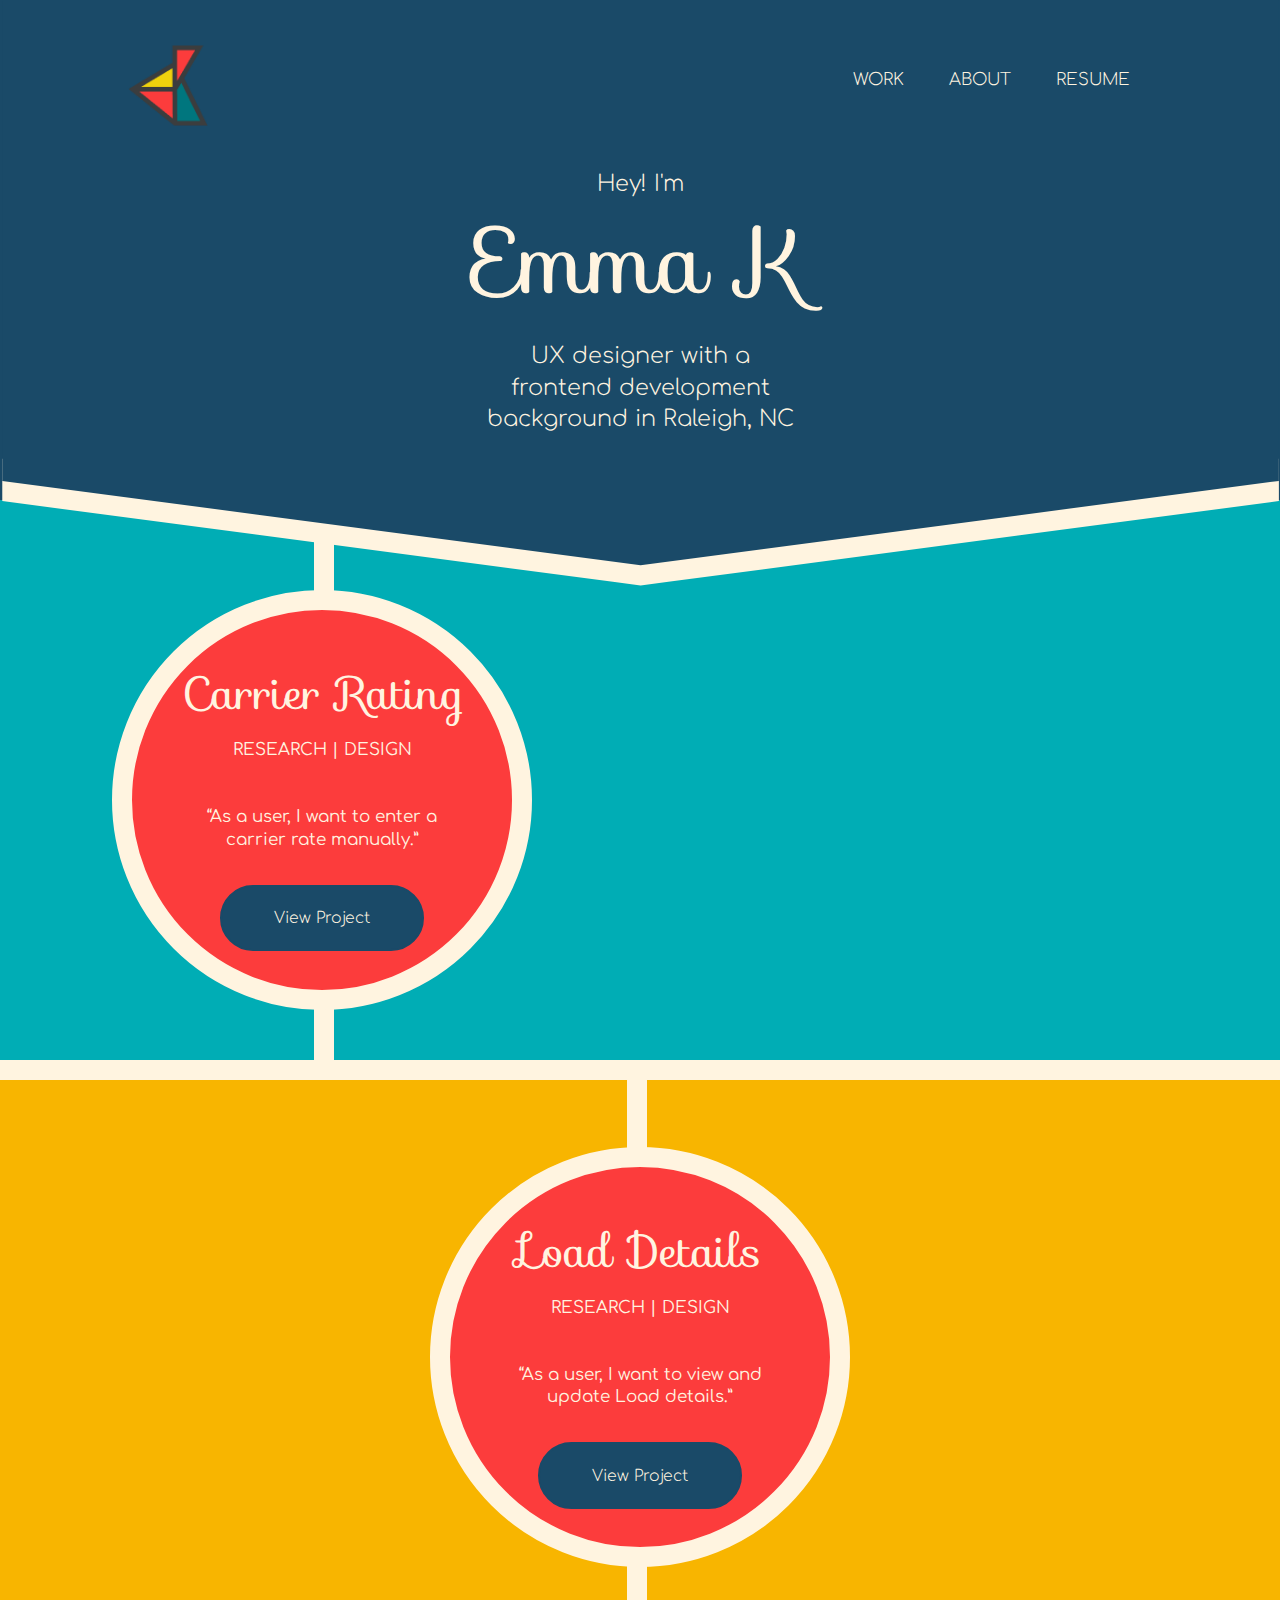
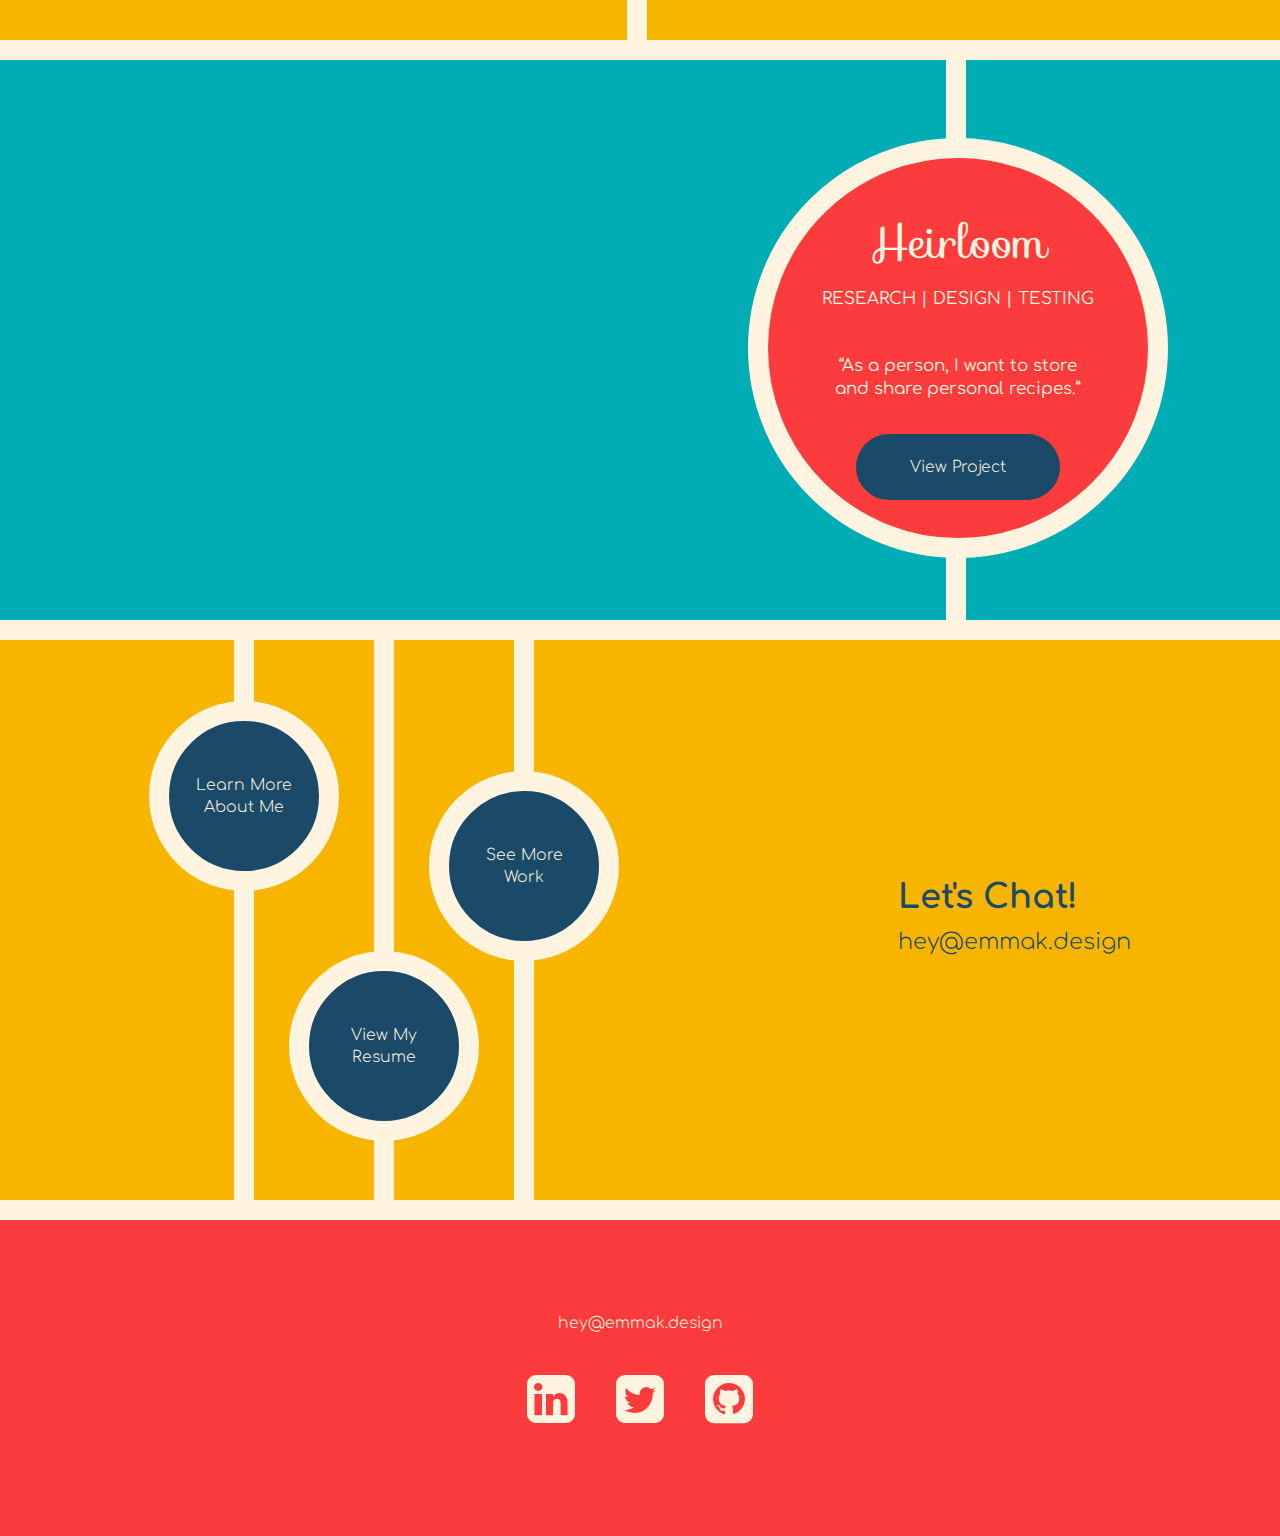
<file: index.html>
<!DOCTYPE html>
<html lang="en">
  <head>

    <!-- Global site tag (gtag.js) - Google Analytics -->
    <script async src="https://www.googletagmanager.com/gtag/js?id=UA-136491941-1"></script>
    <script>
      window.dataLayer = window.dataLayer || [];
      function gtag(){dataLayer.push(arguments);}
      gtag('js', new Date());

      gtag('config', 'UA-136491941-1');
    </script>

    <title>Portfolio | Emma Kwiatkowski</title>
    <meta name="viewport" content="width=device-width, initial-scale=1">
    <!-- Reset Browser Styles -->
    <link rel="stylesheet" href="styles/reset.css">
    <!-- Google Fonts -->
    <link href="https://fonts.googleapis.com/css?family=Cabin:400,400i,700|Comfortaa:300,400,700|Sofia" rel="stylesheet">
    <!-- Font Awesome -->
    <link rel="stylesheet" href="https://maxcdn.bootstrapcdn.com/font-awesome/4.7.0/css/font-awesome.min.css">
    <!-- Custom Styles -->
    <link rel="stylesheet" href="styles/styles.css">
    <!-- CSS Animation -->
    <link rel="stylesheet" type="text/css" href="styles/animate.css">
    <meta property="og:image" content="images/ek_logo.png">
  </head>
  <body>
    <div id="homepage" class="container">
    <header>
      <svg viewBox="0 0 376 581" preserveAspectRatio="none" xmlns="http://www.w3.org/2000/svg">
        <path fill-rule="evenodd" clip-rule="evenodd" d="M375.672 454.88L0.669535 454.88L0.668274 454.886V496.783L180.027 576.858L188.181 580.498L196.335 576.857L375.672 496.786V454.88ZM94.5267 494.88L188.18 536.692L281.827 494.88L94.5267 494.88Z" fill="#FFF4E0"/>
        <path d="M375.668 0.497803H0.668274L0.66828 476.782L188.168 560.498L375.668 476.782V0.497803Z" fill="#1A4A68"/>
      </svg>
      <nav>
        <ul class="menu">
          <li><a href="work.html">WORK</a></li>
          <li><a href="about.html">ABOUT</a></li>
          <li><a href="files/Emma-Kwiatkowski-Resume.pdf" target="_blank">RESUME</li>
        </ul>
        <a href="index.html">
          <img class="logo" src="images/ek_logo.png" alt="logo"/>
        </a>
      </nav>
      <div class="hero animated slideInDown" id="homepage-hero">
        <p id="hey">
          Hey! I'm
        </p>
        <h1>Emma K</h1>
        <p class="slogan">
            UX designer with a
            frontend development background
            in Raleigh, NC
        </p>
      </div>
    </header>
    <main>
      <section id="mg-rating-project" class="project circle-left teal-bg">
        <div class="project-info">
          <h2>Carrier Rating</h2>
          <p class="project-roles">
            RESEARCH | DESIGN
          </p>
          <p class="project-story">
            “As a user, I want to enter a carrier rate manually.”
          </p>
          <a class="button" href="mg-rating.html">
            View Project
          </a>
        </div>
        <div class="circle-nav-rect"></div>
      </section>
      <section id="mg-rating-project" class="project circle-middle yellow-bg">
        <div class="project-info">
          <h2>Load Details</h2>
          <p class="project-roles">
            RESEARCH | DESIGN
          </p>
          <p class="project-story">
            “As a user, I want to view and update Load details.”
          </p>
          <a class="button" href="load-details.html">
            View Project
          </a>
        </div>
        <div class="circle-nav-rect"></div>
      </section>
      <section id="heirloom" class="project circle-right teal-bg">
        <div class="project-info">
          <h2>Heirloom</h2>
          <p class="project-roles">
            RESEARCH | DESIGN | TESTING
          </p>
          <p class="project-story">
            “As a person, I want to store and share personal recipes.”
          </p>
          <a class="button" href="heirloom.html">
            View Project
          </a>
        </div>
        <div class="circle-nav-rect"></div>
      </section>
      <section id="nav-contact">
          <div id="home-nav" class="section-body">
            <ul>
              <li id="circle-button-1">
                <a href="about.html" class="button">
                  <div>Learn More About Me</div>
                </a>
                <div id="circle-nav-rect-1" class="circle-nav-rect"></div>
              </li>
              <li id="circle-button-2">
                <a class="button" href="files/Emma-Kwiatkowski-Resume.pdf" target="_blank">
                  <div>View My Resume</div>
                </a>
                <div id="circle-nav-rect-2" class="circle-nav-rect"></div>
              </li>
              <li id="circle-button-3">
                <a href="work.html" class="button">
                  <div>See More Work</div>
                </a>
                <div id="circle-nav-rect-3" class="circle-nav-rect"></div>
              </li>
            </ul>
          </div>
          <div id="contact">
            <h3 class="bold">Let's Chat!</h3>
            <p>
              <a href="mailto:hey@emmak.design">
                hey@emmak.design
              </a>
            </p>
          </div>
      </section>
    </main>
    <footer>
      <div class="footer-container">
      <div class="email">
        <h3>Let's Chat!</h3>
        <p>
          <a href="mailto:hey@emmak.design">
            hey@emmak.design
          </a>
        </p>
      </div>
      <ul>
        <li>
          <a href="https://www.linkedin.com/in/emmakwiatkowski/" target="_blank">
            <i class="fa fa-linkedin-square" aria-hidden="true"></i>
          </a>
        </li>
        <li>
          <a href="https://twitter.com/emmakwiat" target="_blank">
            <i class="fa fa-twitter-square" aria-hidden="true"></i>
          </a>
        </li>
        <li>
          <a href="https://github.com/EmmaRyn" target="_blank">
            <i class="fa fa-github-square" aria-hidden="true"></i>
          </a>
        </li>
      </ul>
    </div>
    </footer>
  </div>
  </body>
</html>
</file>
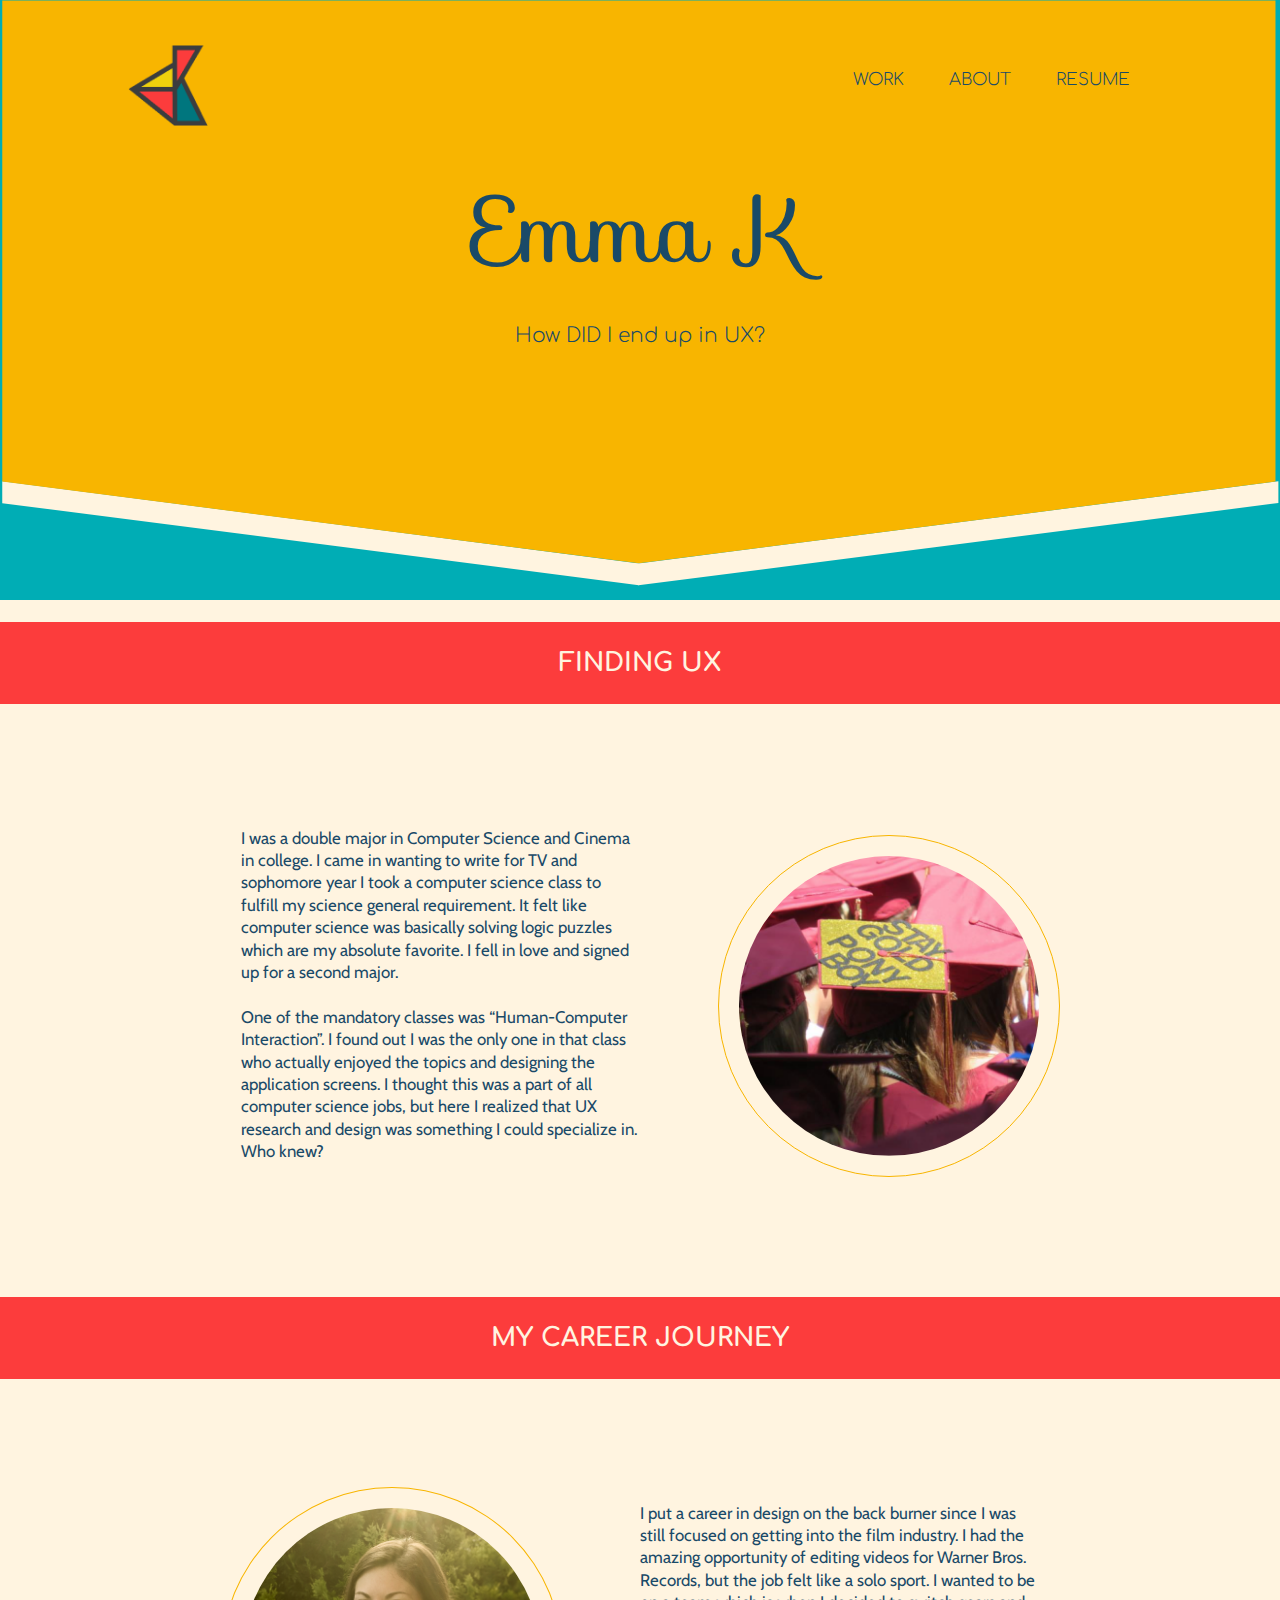
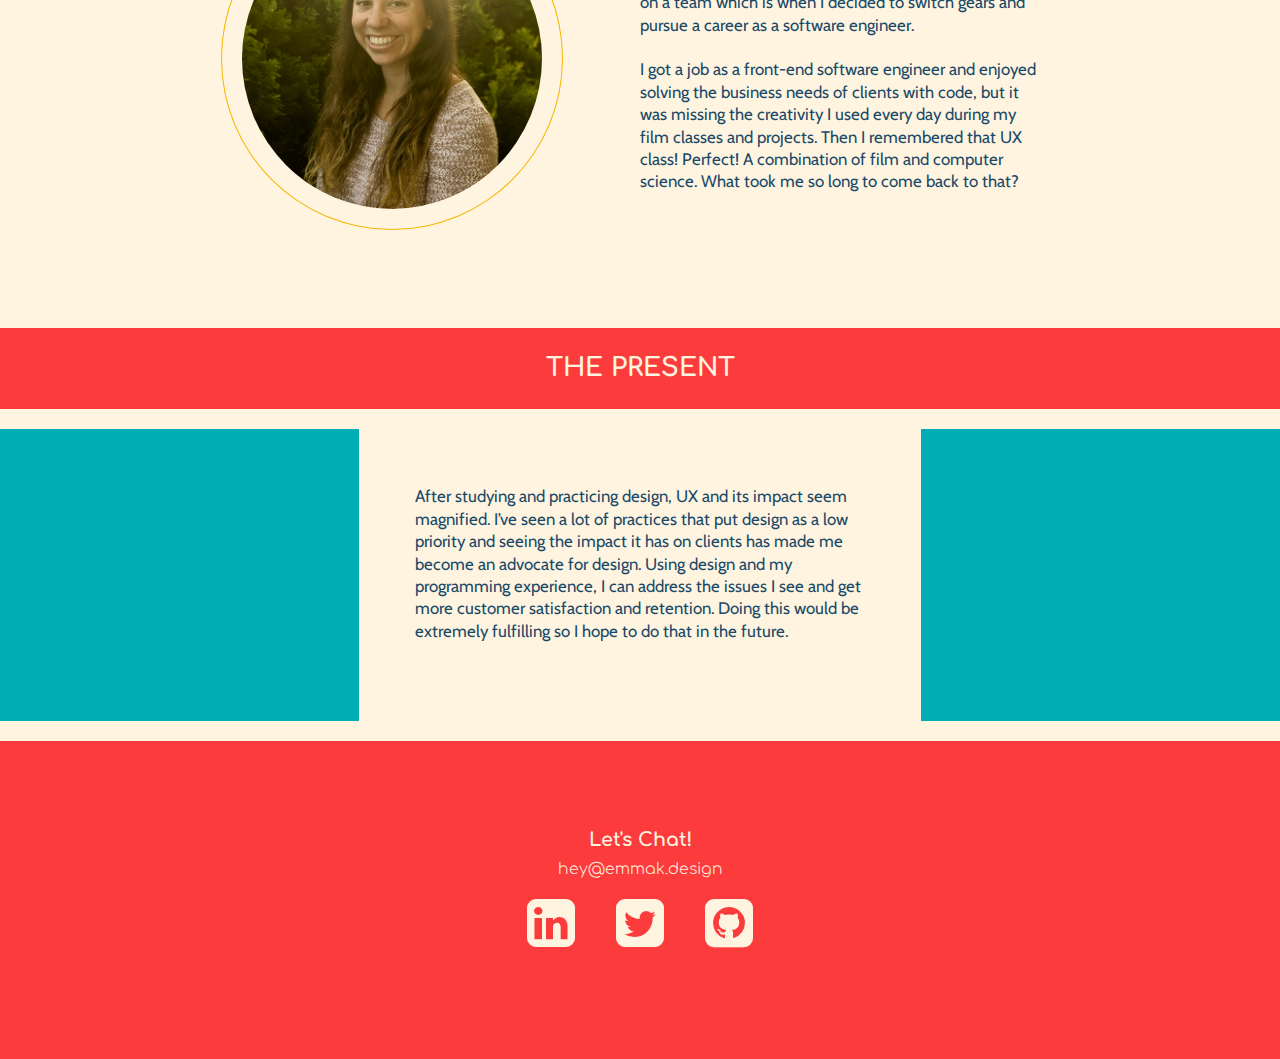
<file: about.html>
<!DOCTYPE html>
<html lang="en">
  <head>

    <!-- Global site tag (gtag.js) - Google Analytics -->
    <script async src="https://www.googletagmanager.com/gtag/js?id=UA-136491941-1"></script>
    <script>
      window.dataLayer = window.dataLayer || [];
      function gtag(){dataLayer.push(arguments);}
      gtag('js', new Date());

      gtag('config', 'UA-136491941-1');
    </script>

    <title>Portfolio | Emma Kwiatkowski</title>
    <meta name="viewport" content="width=device-width, initial-scale=1">
    <!-- Reset Browser Styles -->
    <link rel="stylesheet" href="styles/reset.css">
    <!-- Google Fonts -->
    <link href="https://fonts.googleapis.com/css?family=Cabin:400,400i,700|Comfortaa:300,400,700|Sofia" rel="stylesheet">
    <!-- Font Awesome -->
    <link rel="stylesheet" href="https://maxcdn.bootstrapcdn.com/font-awesome/4.7.0/css/font-awesome.min.css">
    <!-- Custom Styles -->
    <link rel="stylesheet" href="styles/styles.css">
    <meta property="og:image" content="images/ek_logo.png">
  </head>
  <body>
    <div id="about-container" class="container secondary-container">
    <header>
      <svg viewBox="0 0 377 586" preserveAspectRatio="none" xmlns="http://www.w3.org/2000/svg">
        <path fill-rule="evenodd" clip-rule="evenodd" d="M376.523 481.199L180.052 566.95L188.052 585.28L376.523 503.021V481.199Z" fill="#FFF4E0"/>
        <path fill-rule="evenodd" clip-rule="evenodd" d="M0.667175 503.148L188.167 585.242L196.189 566.921L0.667175 481.315V503.148Z" fill="#FFF4E0"/>
        <path fill-rule="evenodd" clip-rule="evenodd" d="M0.667175 0.497803H375.667V461.367V462.205V481.551L188.167 563.358L0.667191 481.551L0.667181 462.205L0.667175 0.497803Z" fill="#F8B500"/>
      </svg>
      <nav>
        <ul class="menu">
          <li><a href="work.html">WORK</a></li>
          <li><a href="about.html">ABOUT</a></li>
          <li><a href="files/Emma-Kwiatkowski-Resume.pdf" target="_blank">RESUME</li>
        </ul>
        <a href="index.html">
          <img class="logo" src="images/ek_logo.png" alt="logo"/>
        </a>
      </nav>
      <div class="hero" id="about-hero">
        <h1>Emma K</h1>
        <p class="slogan">
            How DID I end up in UX?
        </p>
      </div>
    </header>
    <main id="about-main">
      <h2 class="section-title">Finding UX</h2>
      <section id="about-1">
        <div id="about-text-1" class="section-body">
          <p>
            I was a double major in Computer Science and Cinema in college.
            I came in wanting to write for TV and sophomore year I took a
            computer science class to fulfill my science general requirement.
            It felt like computer science was basically solving logic puzzles
            which are my absolute favorite. I fell in love and signed up for
            a second major.
          </p>
          <p>
            One of the mandatory classes was “Human-Computer Interaction”.
            I found out I was the only one in that class who actually
            enjoyed the topics and designing the application screens. I
            thought this was a part of all computer science jobs, but here
            I realized that UX research and design was something I could
            specialize in. Who knew?
          </p>
        </div>
        <img alt="Graduation" src="images/graduation.png" />
      </section>
      <h2 class="section-title">My Career Journey</h2>
      <section id="about-2">
        <img class="desktop-image" alt="Profile Picture" src="images/profile.png" />
        <div id="about-text-2" class="section-body">
          <p>
            I put a career in design on the back burner since I was still
            focused on getting into the film industry.  I had the amazing
            opportunity of editing videos for Warner Bros. Records, but the
            job felt like a solo sport. I wanted to be on a team which is
            when I decided to switch gears and pursue a career as a software
            engineer.
          </p>
          <p>
            I got a job as a front-end software engineer and enjoyed solving
            the business needs of clients with code, but it was missing the
            creativity I used every day during my film classes and projects.
            Then I remembered that UX class! Perfect! A combination of film
            and computer science. What took me so long to come back to that?
          </p>
        </div>
        <img class="mobile-image" alt="Profile Picture" src="images/profile.png" />
      </section>
      <h2 id="about-3-title" class="section-title">The Present</h2>
      <section id="about-3">
        <div id="about-text-3" class="section-body">
          <p>
            After studying and practicing design, UX and its impact seem
            magnified. I’ve seen a lot of practices that put design as a low
            priority and seeing the impact it has on clients has made me become
            an advocate for design. Using design and my programming experience,
            I can address the issues I see and get more customer satisfaction
            and retention. Doing this would be extremely fulfilling so I hope
            to do that in the future.
          </p>
        </div>
      </section>
    </main>
    <footer>
      <div class="footer-container">
        <div class="email">
          <div>
            Let's Chat!
          </div>
          <a href="mailto:hey@emmak.design">
            hey@emmak.design
          </a>
        </div>
        <ul>
          <li>
            <a href="https://www.linkedin.com/in/emmakwiatkowski/" target="_blank">
              <i class="fa fa-linkedin-square" aria-hidden="true"></i>
            </a>
          </li>
          <li>
            <a href="https://twitter.com/emmakwiat" target="_blank">
              <i class="fa fa-twitter-square" aria-hidden="true"></i>
            </a>
          </li>
          <li>
            <a href="https://github.com/EmmaRyn" target="_blank">
              <i class="fa fa-github-square" aria-hidden="true"></i>
            </a>
          </li>
        </ul>
      </div>
    </footer>
  </div>
  </body>
</html>
</file>
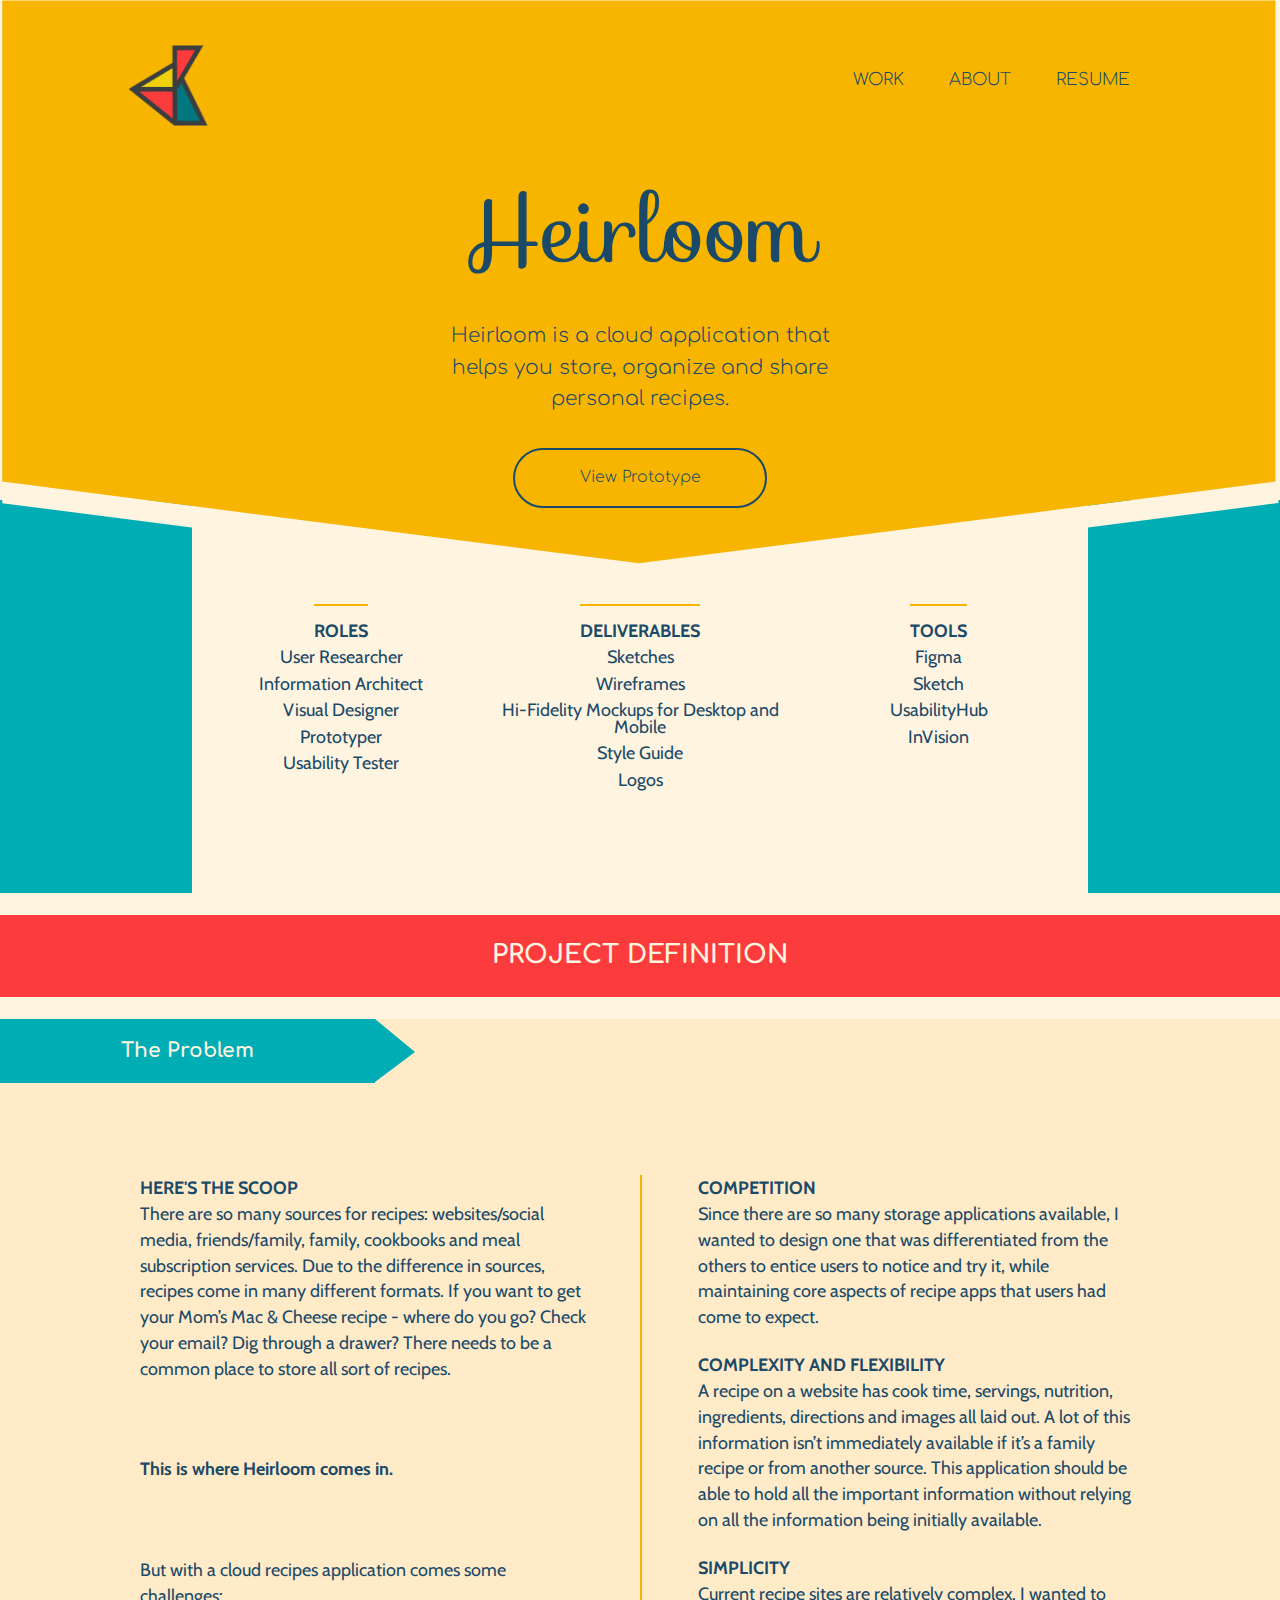
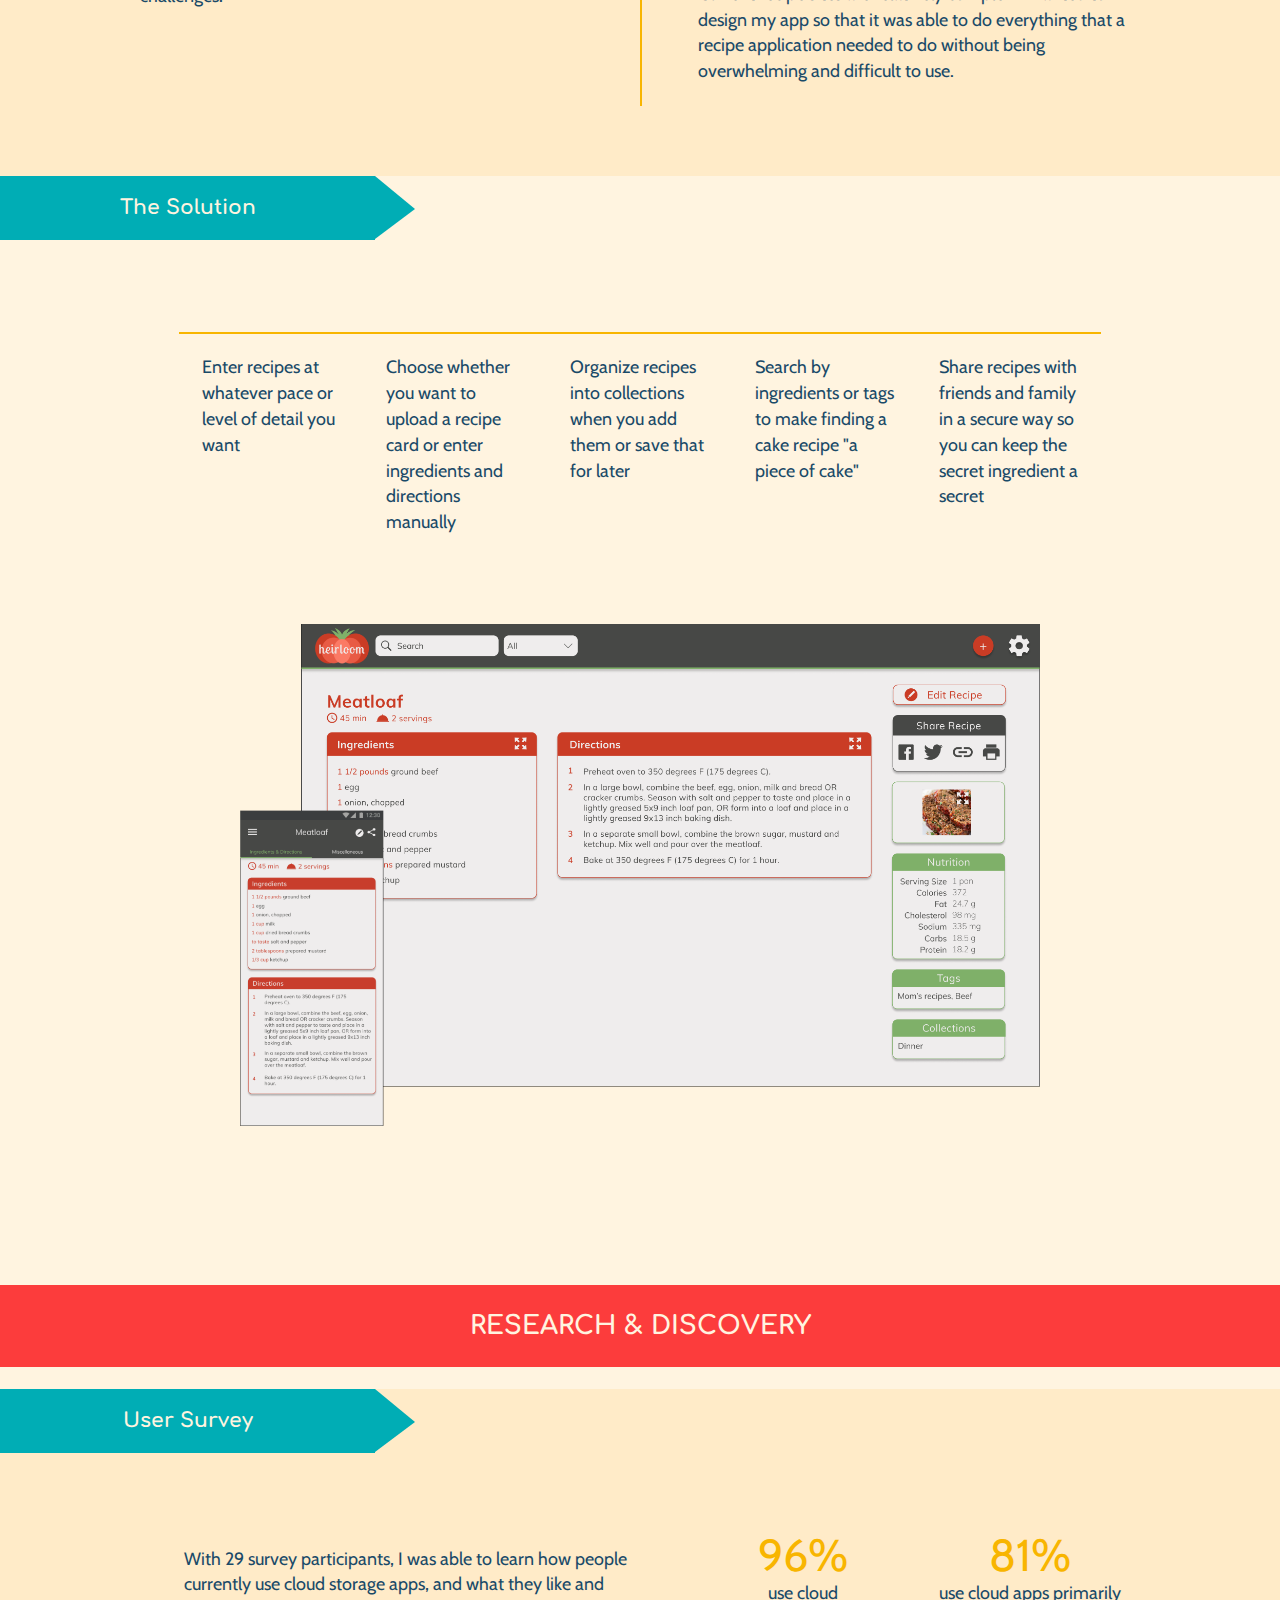
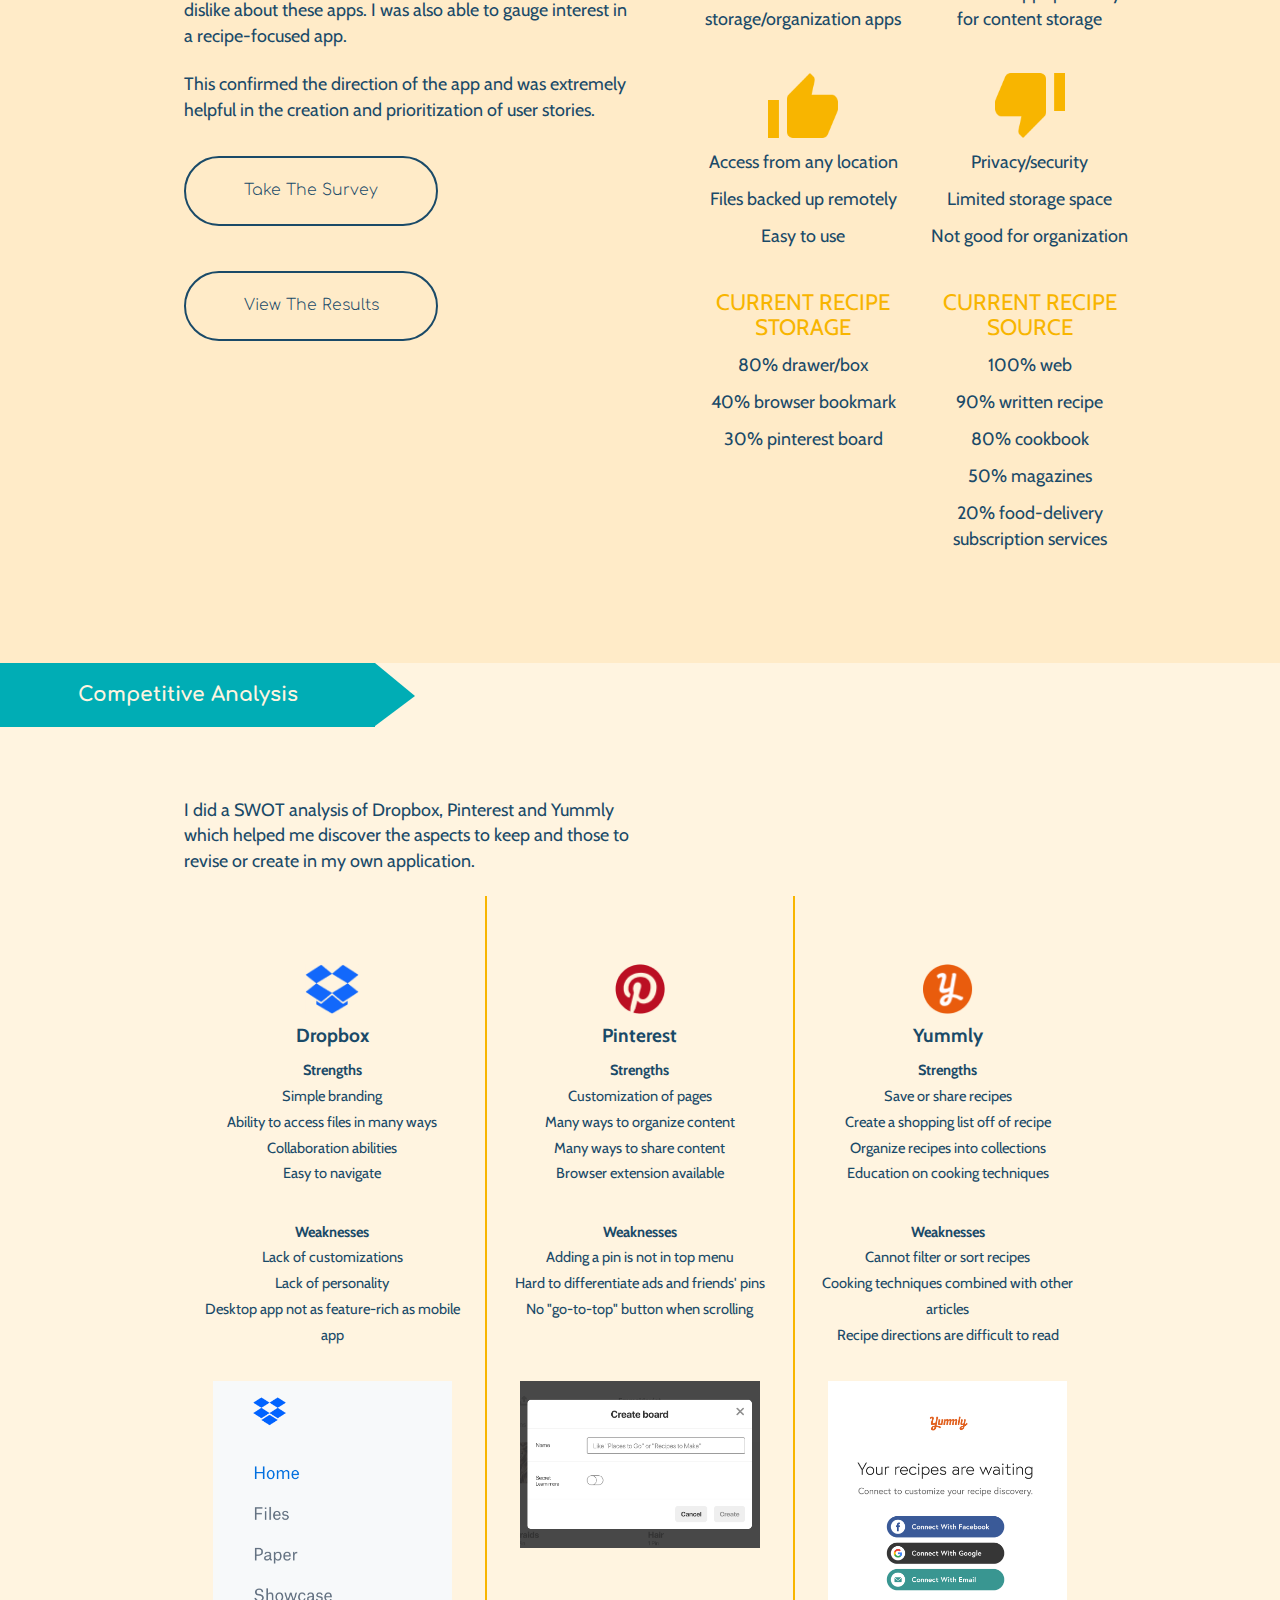
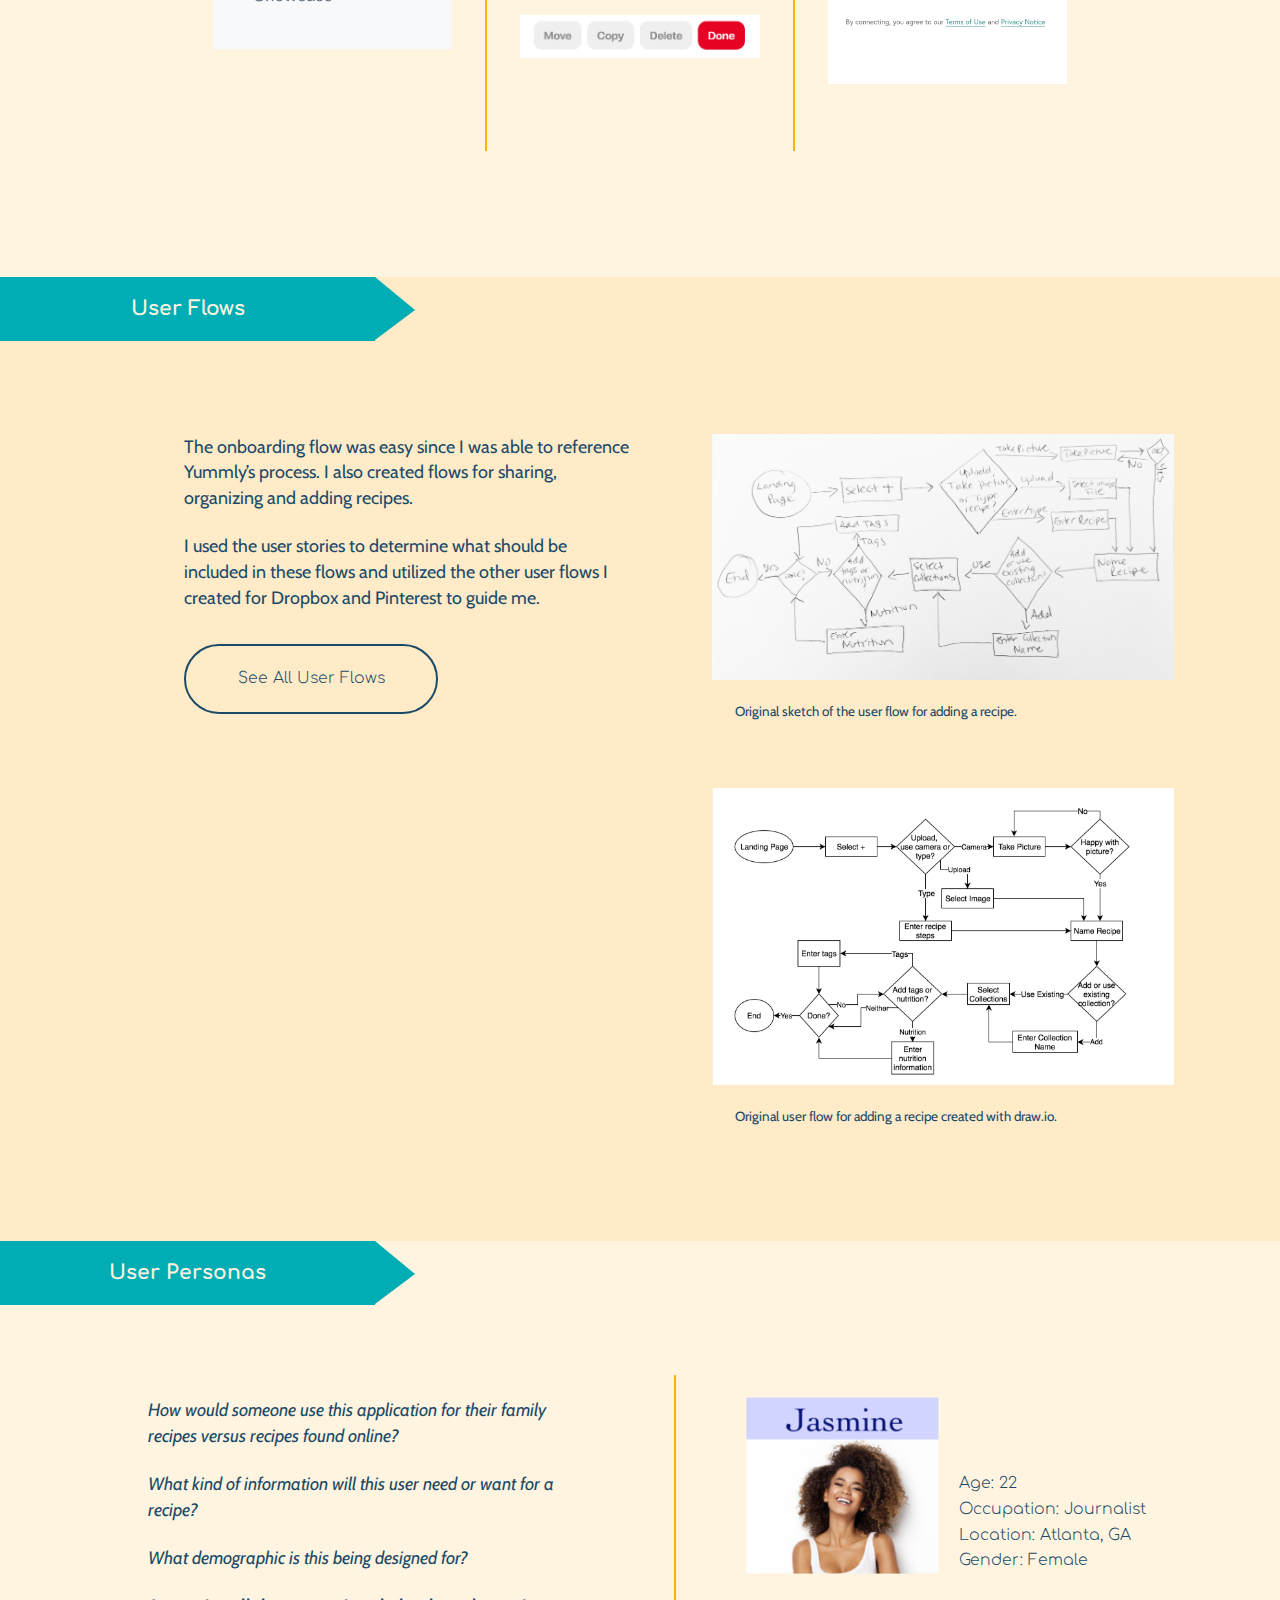
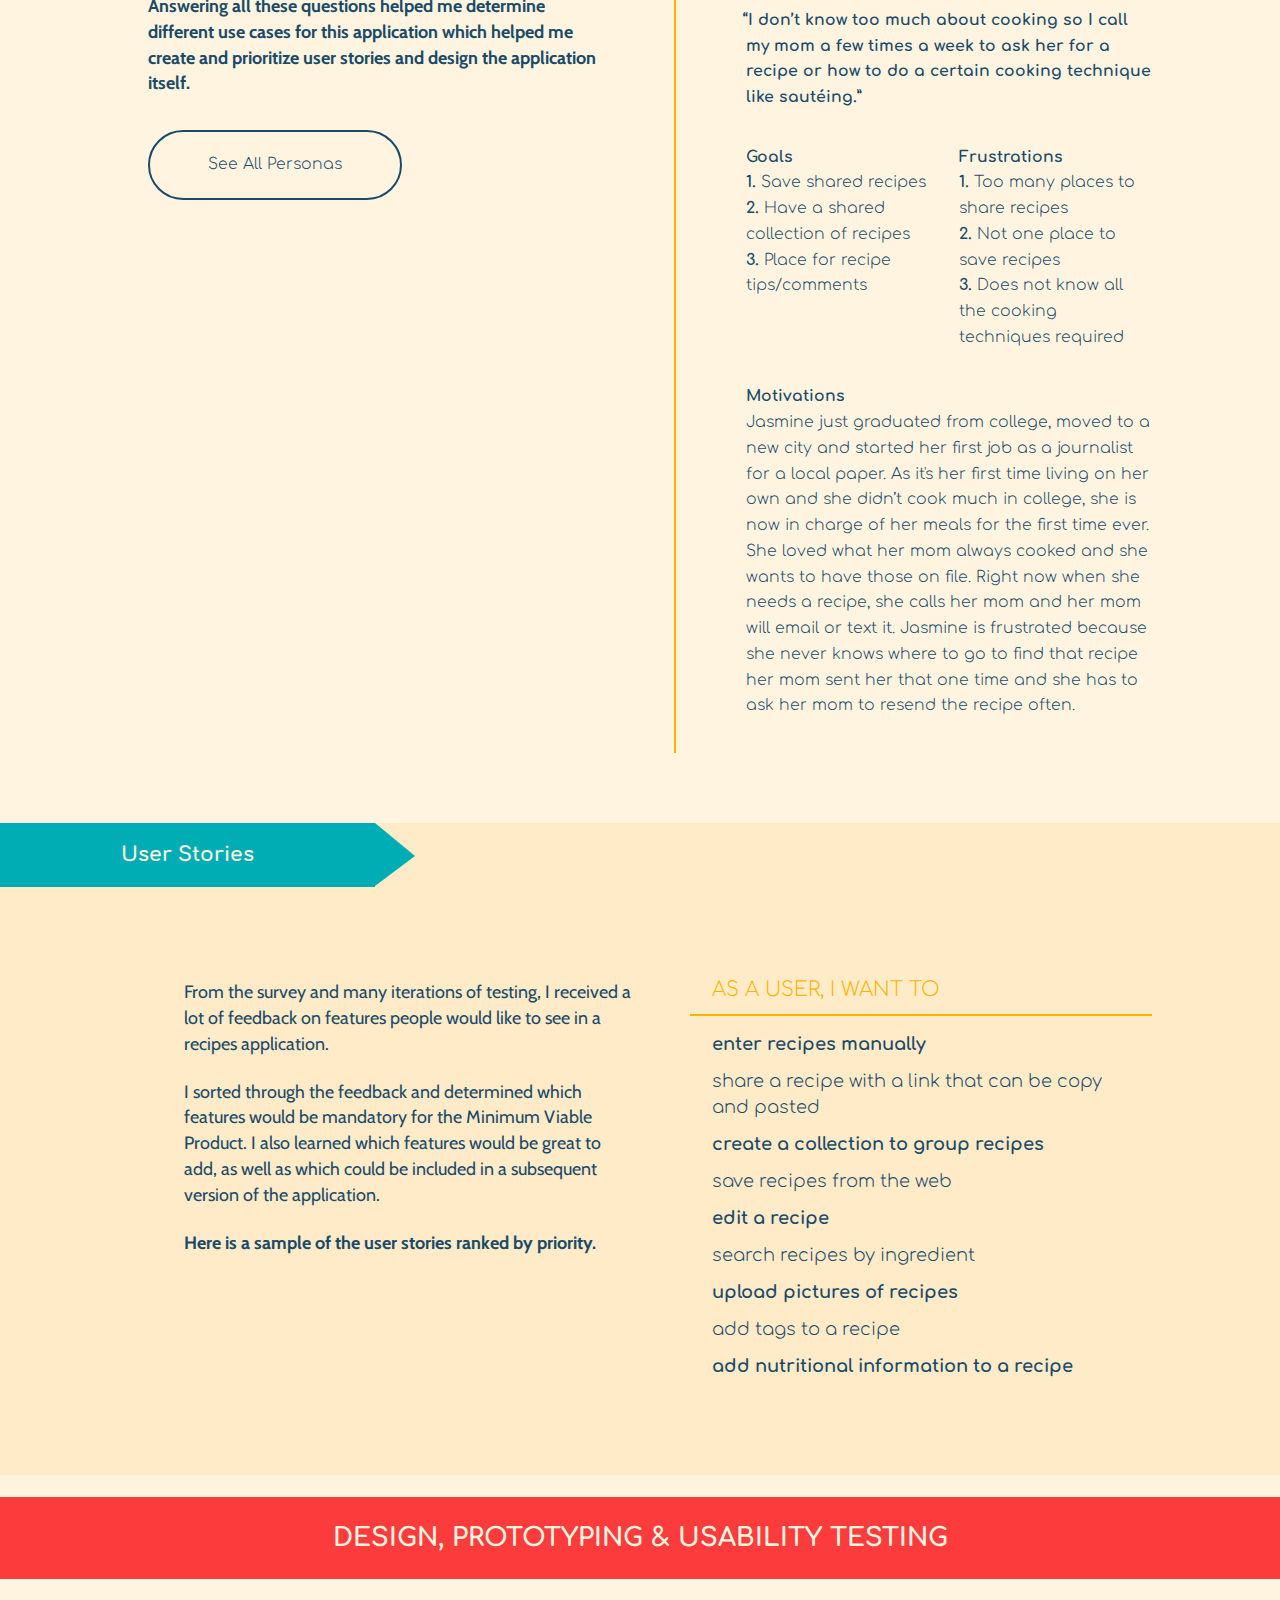
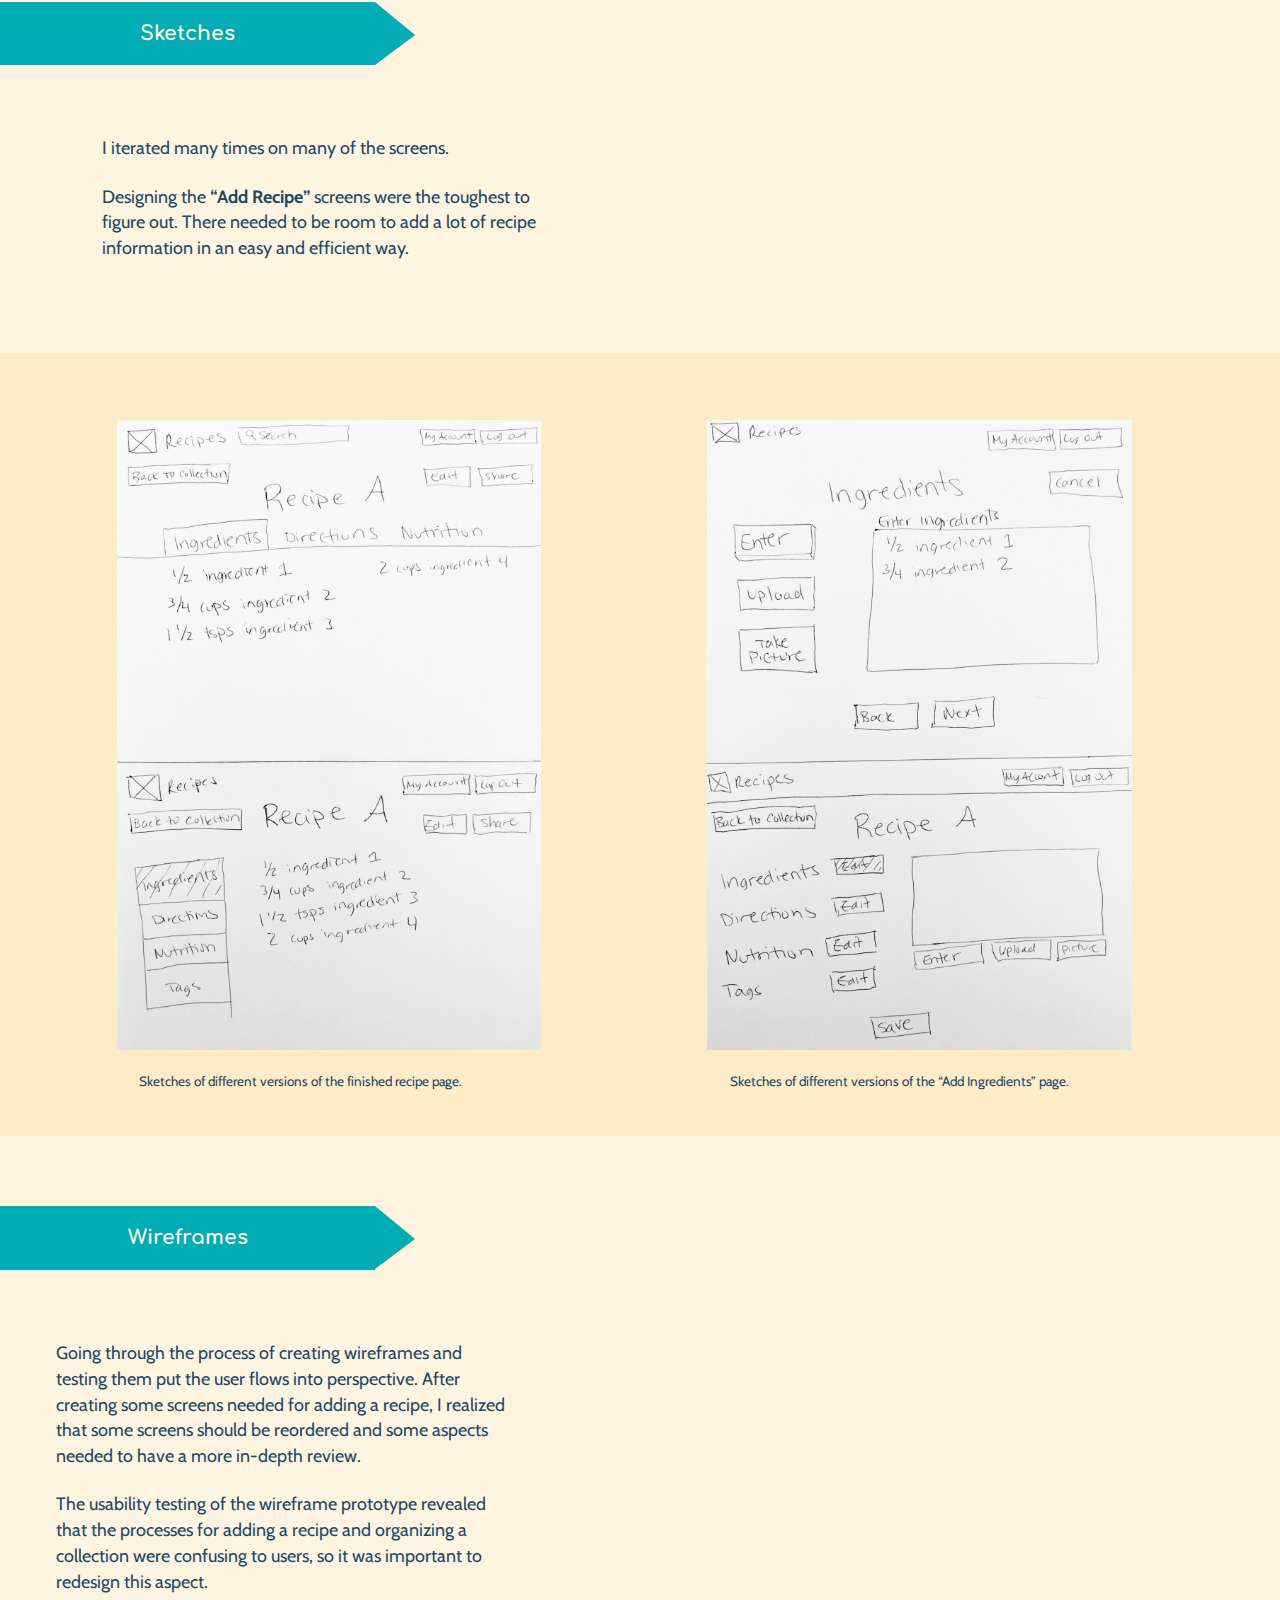
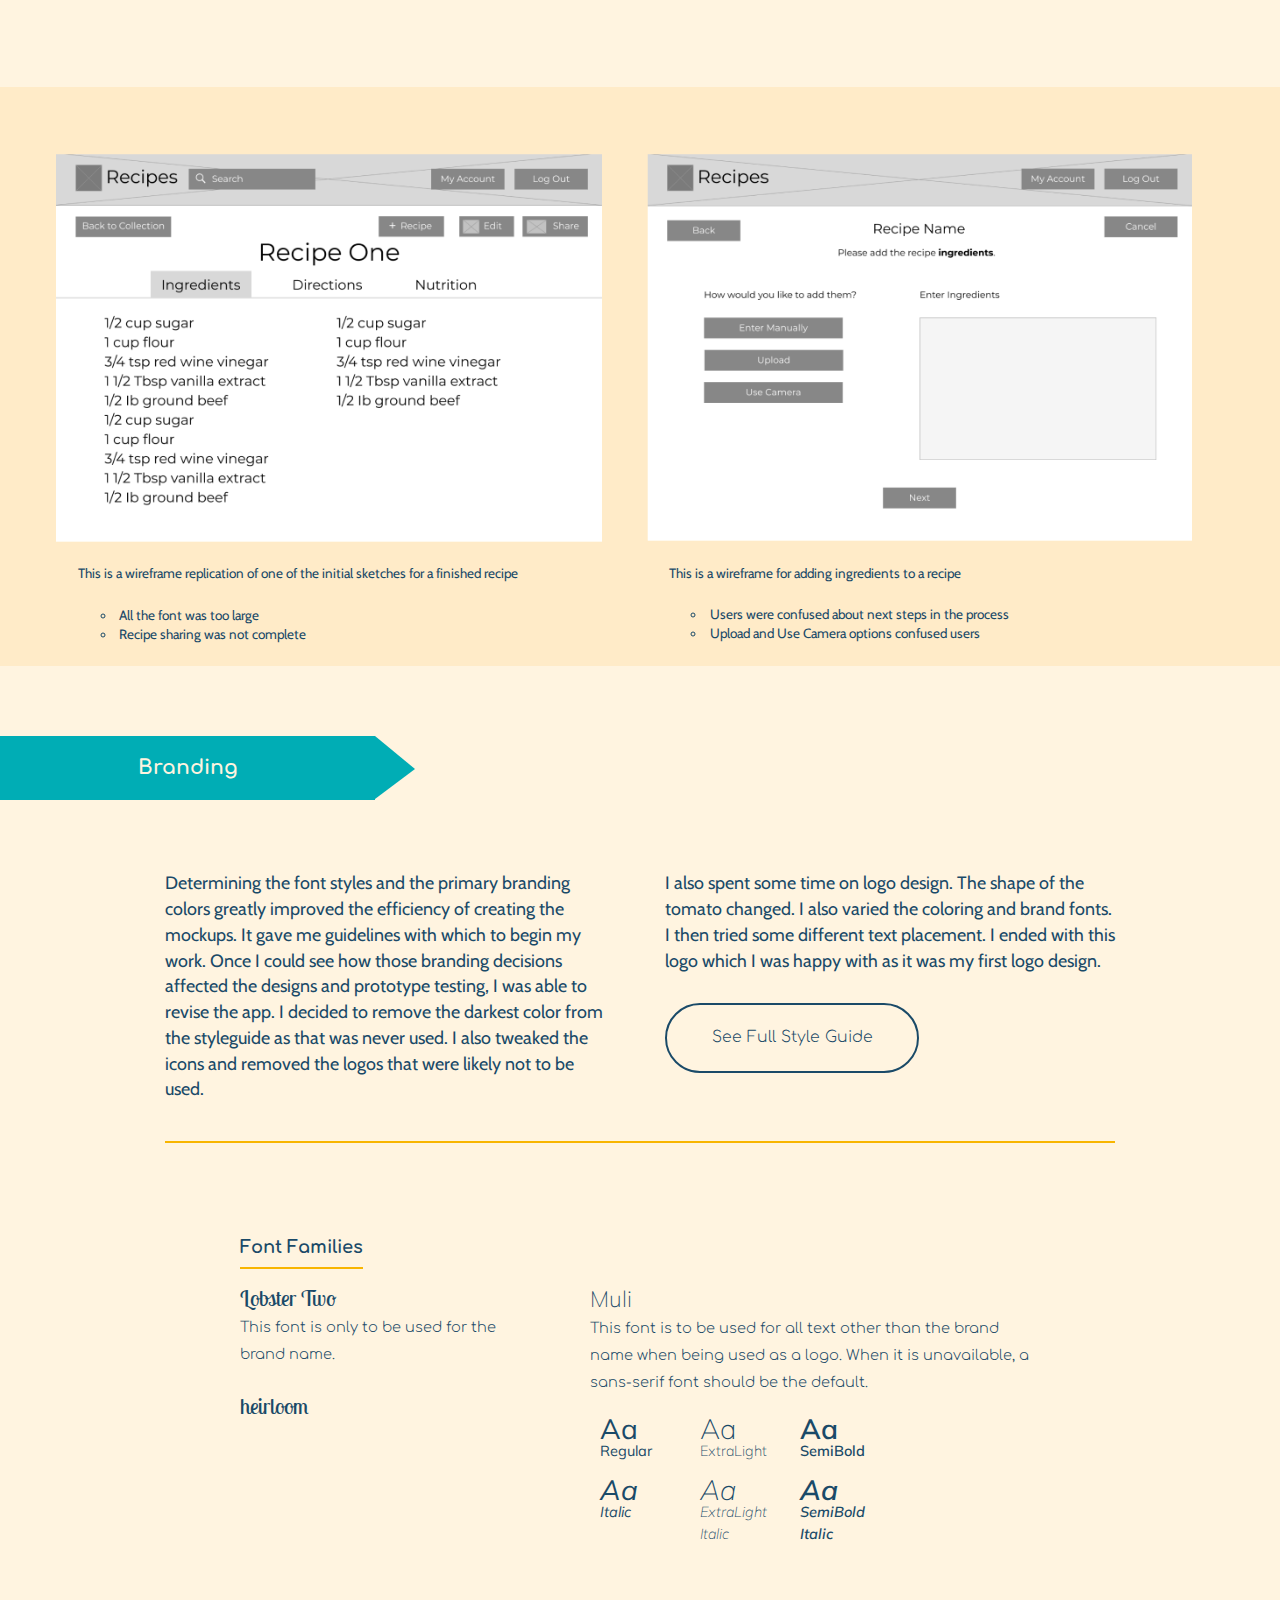
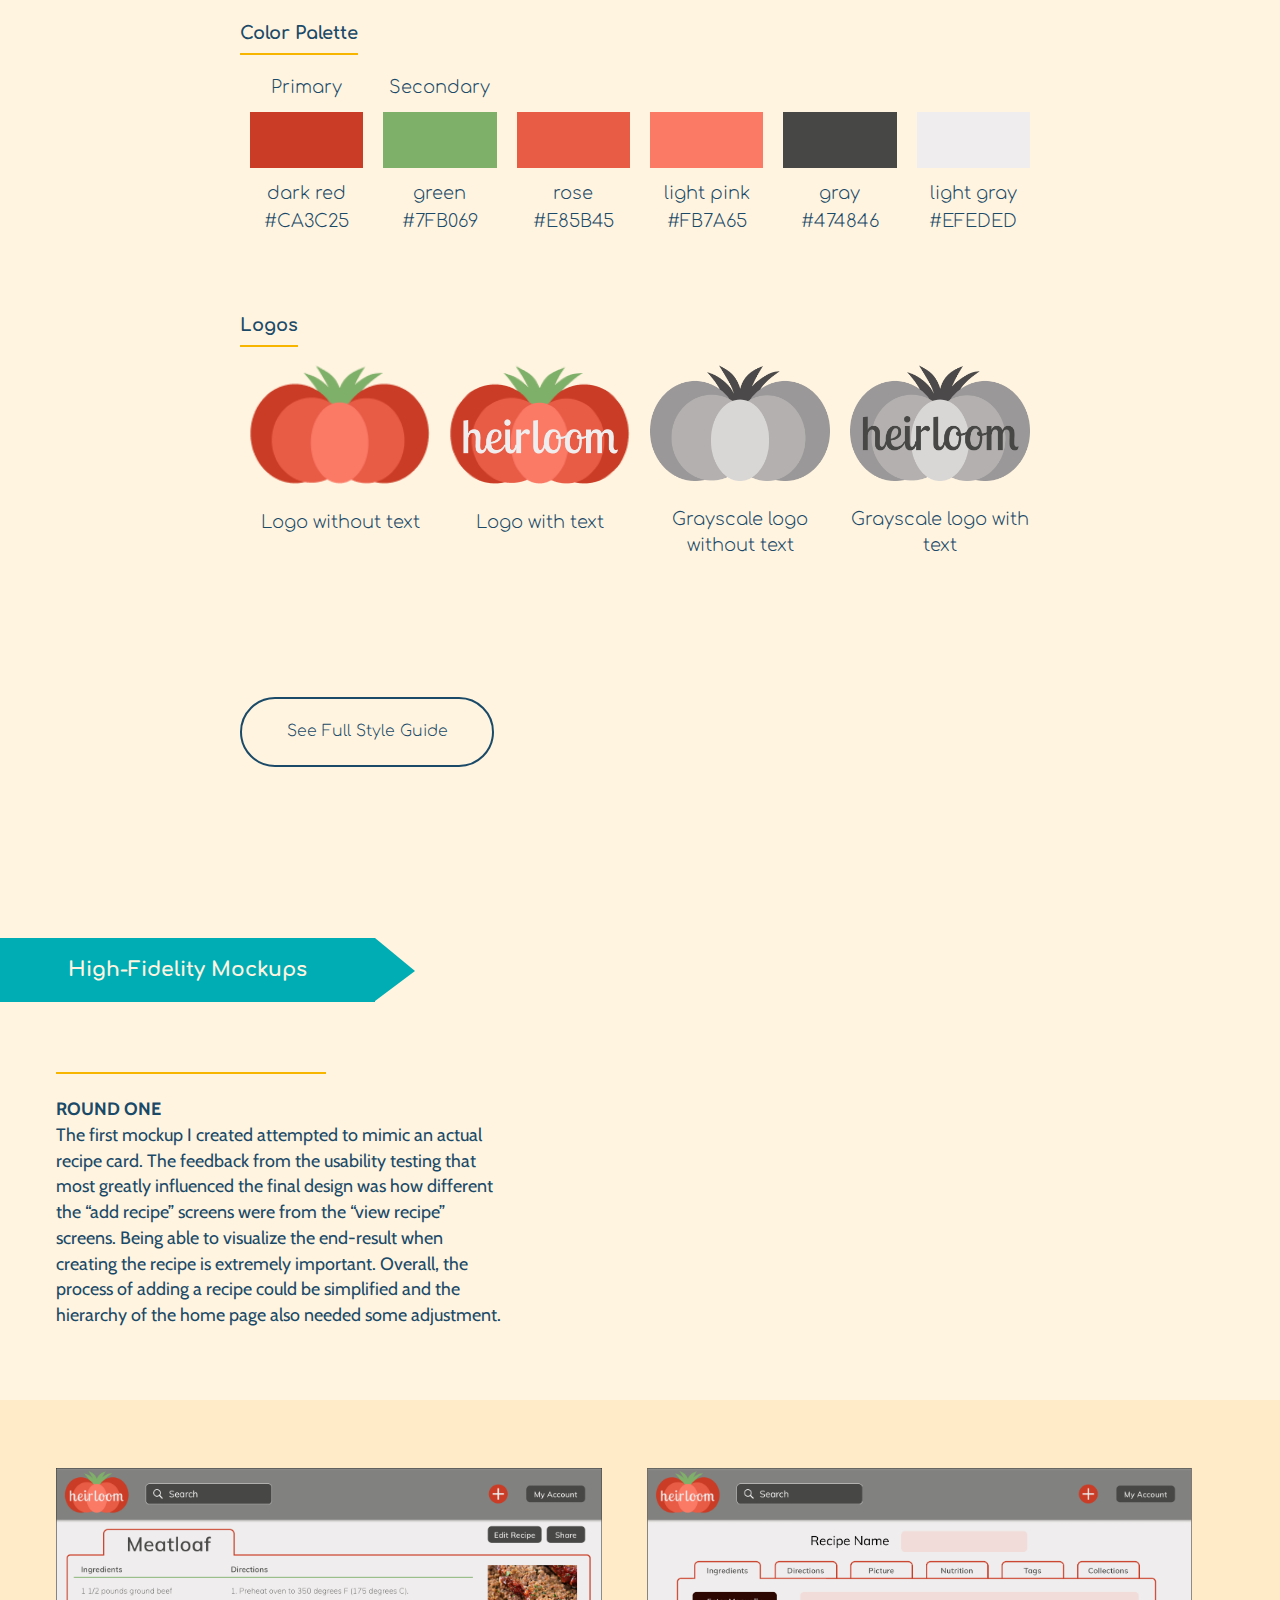
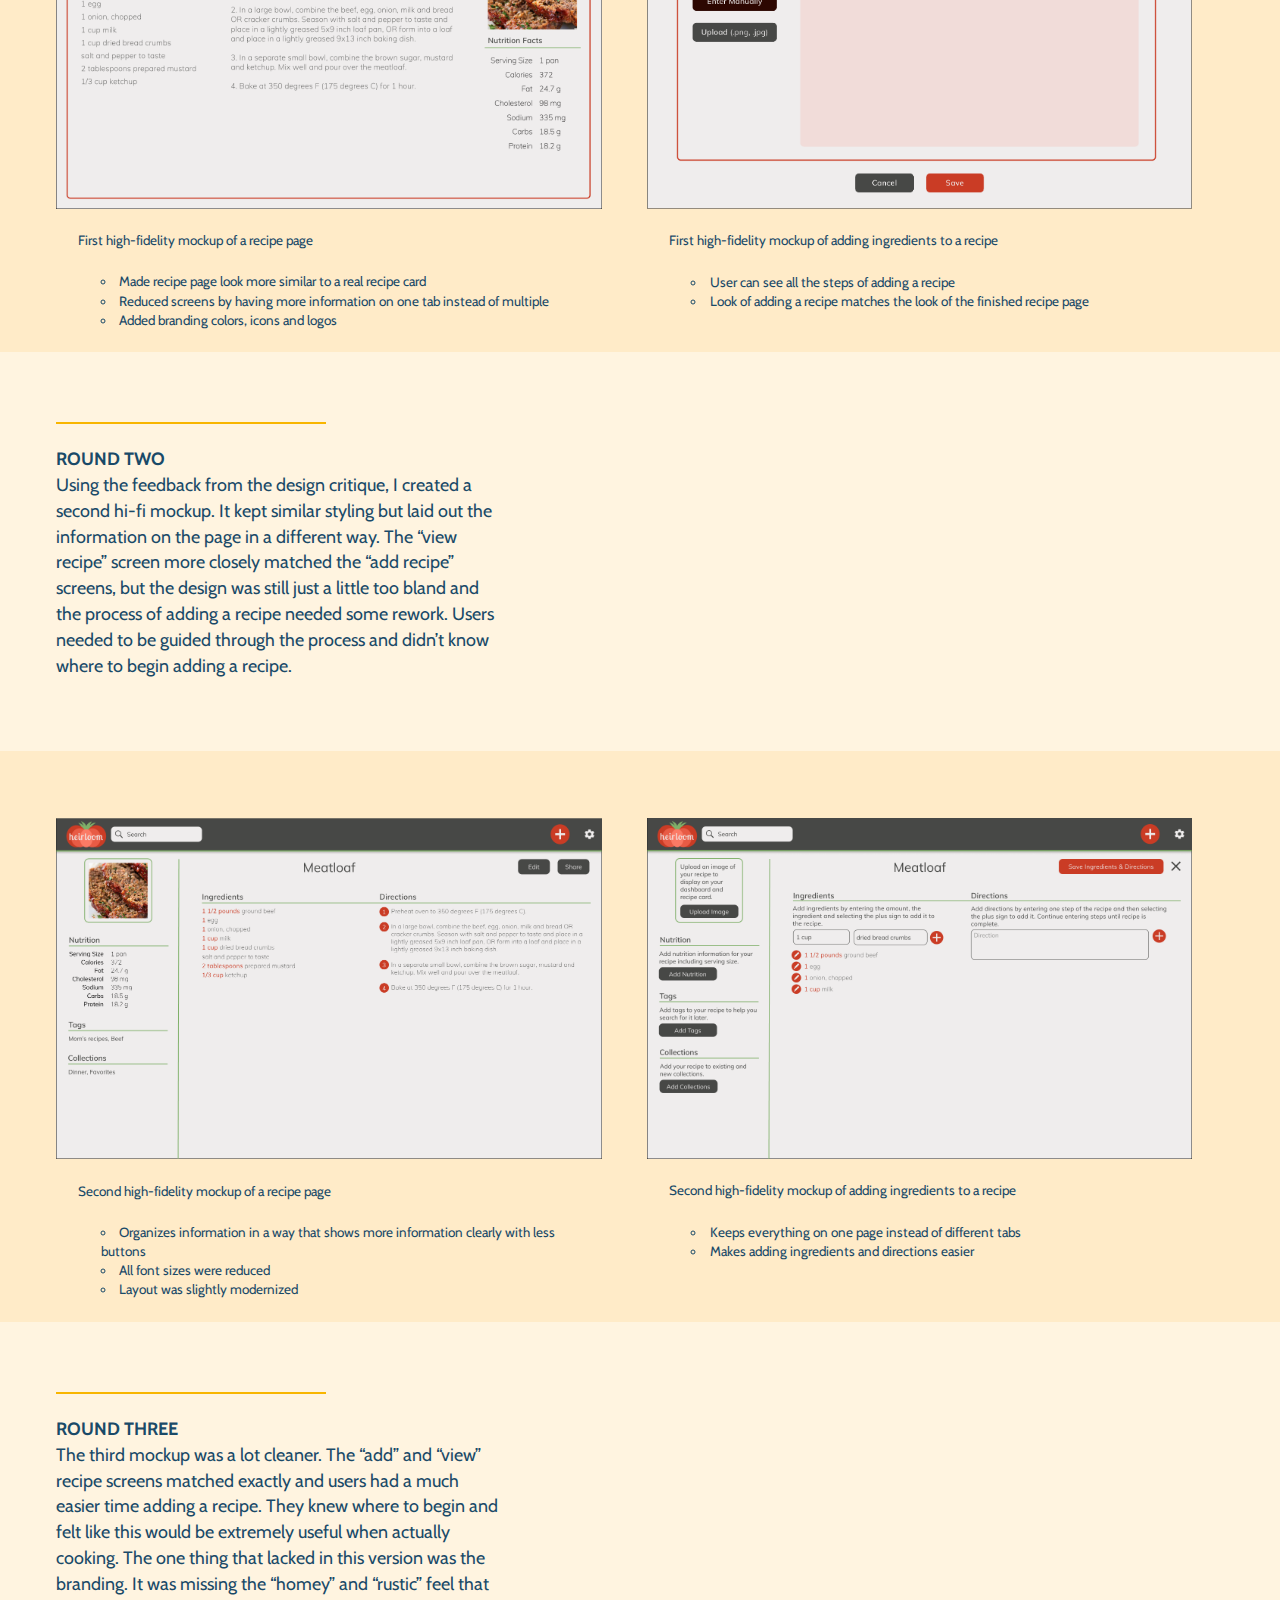
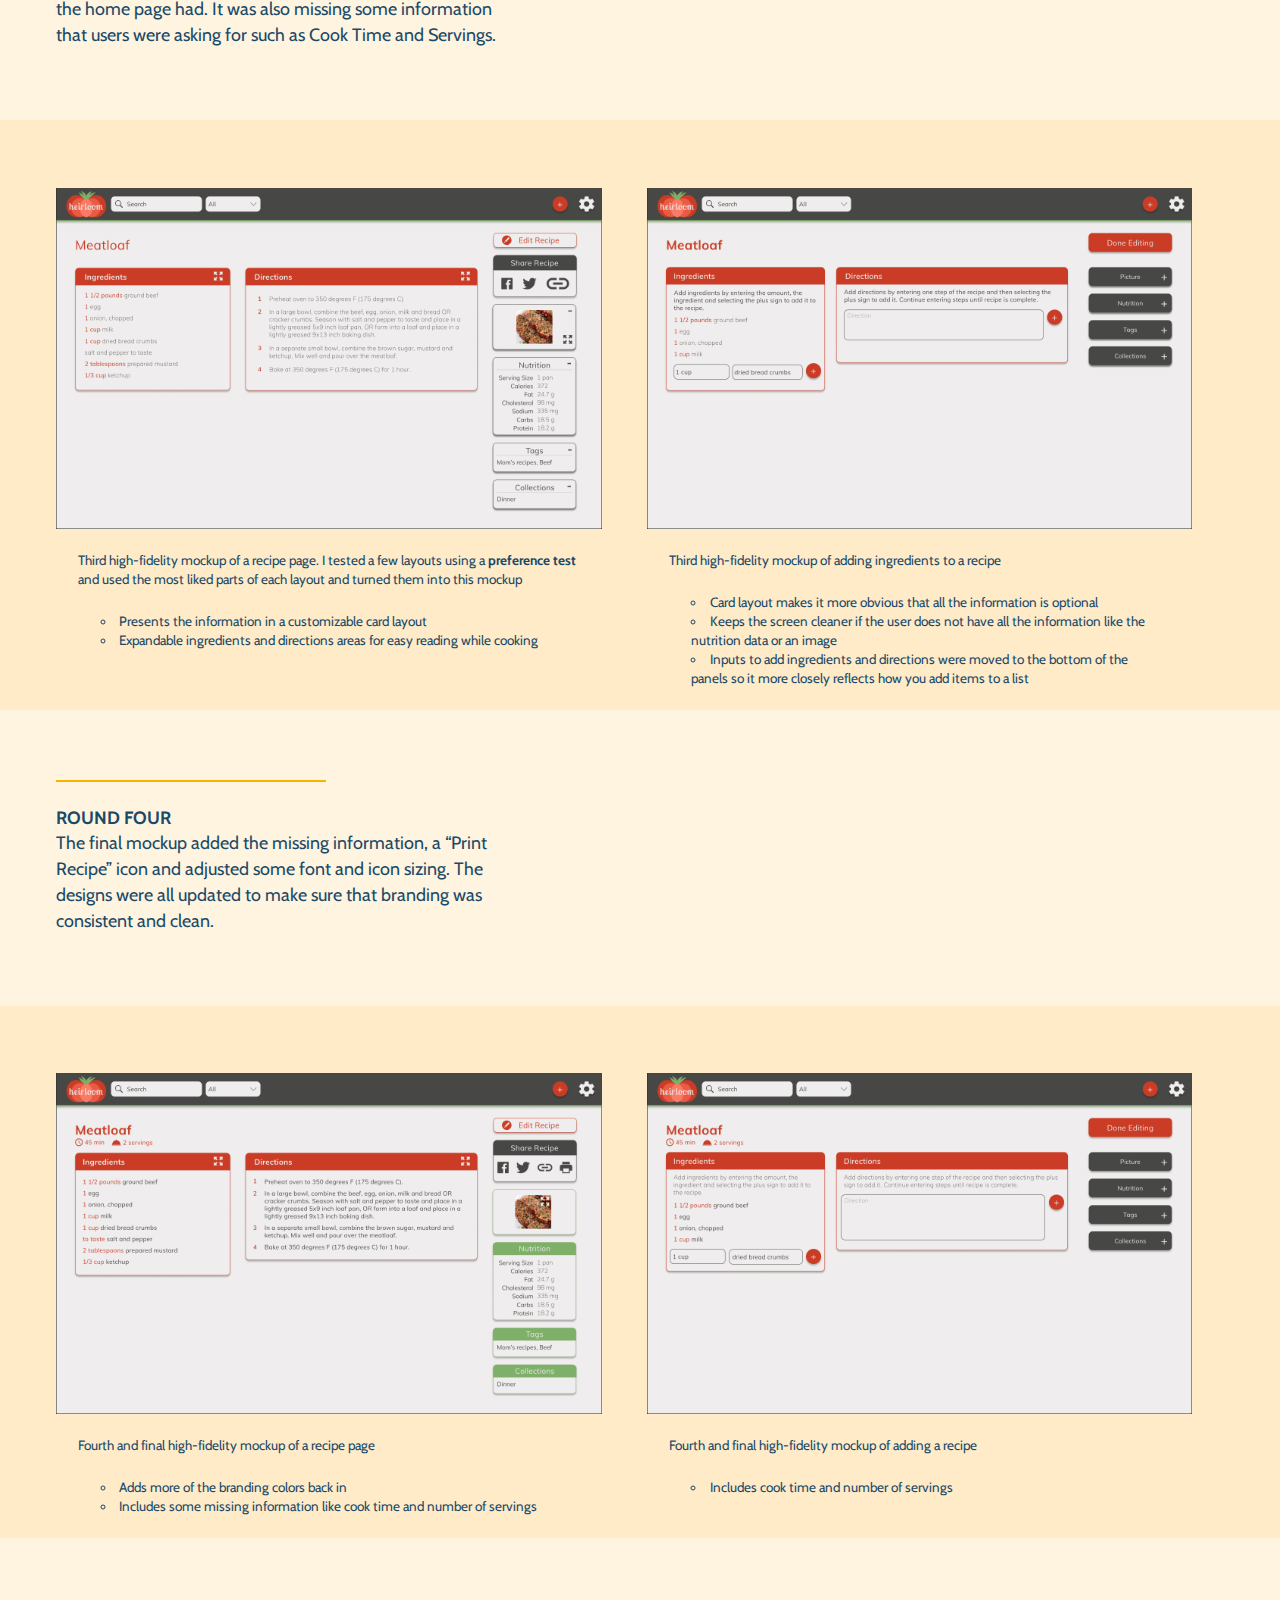
<file: heirloom.html>
<!DOCTYPE html>
<html lang="en">
  <head>

    <!-- Global site tag (gtag.js) - Google Analytics -->
    <script async src="https://www.googletagmanager.com/gtag/js?id=UA-136491941-1"></script>
    <script>
      window.dataLayer = window.dataLayer || [];
      function gtag(){dataLayer.push(arguments);}
      gtag('js', new Date());

      gtag('config', 'UA-136491941-1');
    </script>

    <title>Portfolio | Emma Kwiatkowski</title>
    <meta name="viewport" content="width=device-width, initial-scale=1">
    <!-- Reset Browser Styles -->
    <link rel="stylesheet" href="styles/reset.css">
    <!-- Google Fonts -->
    <link href="https://fonts.googleapis.com/css?family=Cabin:400,400i,700|Comfortaa:300,400,700|Sofia" rel="stylesheet">
    <link href="https://fonts.googleapis.com/css?family=Lobster+Two|Muli:200,200i,400,400i,600,600i" rel="stylesheet">
    <!-- Font Awesome -->
    <link rel="stylesheet" href="https://maxcdn.bootstrapcdn.com/font-awesome/4.7.0/css/font-awesome.min.css">
    <!-- Custom Styles -->
    <link rel="stylesheet" href="styles/styles.css">
    <meta property="og:image" content="images/ek_logo.png">
  </head>
  <body>
    <div id="project-1-container" class="container secondary-container">
    <header>
      <svg viewBox="0 0 377 586" preserveAspectRatio="none" xmlns="http://www.w3.org/2000/svg">
        <path fill-rule="evenodd" clip-rule="evenodd" d="M376.523 481.199L180.052 566.95L188.052 585.28L376.523 503.021V481.199Z" fill="#FFF4E0"/>
        <path fill-rule="evenodd" clip-rule="evenodd" d="M0.667175 503.148L188.167 585.242L196.189 566.921L0.667175 481.315V503.148Z" fill="#FFF4E0"/>
        <path fill-rule="evenodd" clip-rule="evenodd" d="M0.667175 0.497803H375.667V461.367V462.205V481.551L188.167 563.358L0.667191 481.551L0.667181 462.205L0.667175 0.497803Z" fill="#F8B500"/>
      </svg>
      <nav>
        <ul class="menu">
          <li><a href="work.html">WORK</a></li>
          <li><a href="about.html">ABOUT</a></li>
          <li><a href="files/Emma-Kwiatkowski-Resume.pdf" target="_blank">RESUME</li>
        </ul>
        <a href="index.html">
          <img class="logo" src="images/ek_logo.png" alt="logo"/>
        </a>
      </nav>
      <div class="hero">
        <h1>Heirloom</h1>
        <p class="slogan">
            Heirloom is a cloud application that helps you store, organize and
            share personal recipes.
        </p>
        <a class="button" href="https://invis.io/EHOPS5DRBVC" target="_blank">View Prototype</a>
      </div>
    </header>
    <main id="heirloom-main">
      <section id="roles-deliv-tools">
        <div id="roles-deliv-tools-container">
          <ul id="roles">
            <li class="list-title">Roles</li>
            <li>User Researcher</li>
            <li>Information Architect</li>
            <li>Visual Designer</li>
            <li>Prototyper</li>
            <li>Usability Tester</li>
          </ul>
          <ul id="deliv">
            <li class="list-title">Deliverables</li>
            <li>Sketches</li>
            <li>Wireframes</li>
            <li>Hi-Fidelity Mockups for Desktop and Mobile</li>
            <li>Style Guide</li>
            <li>Logos</li>
          </ul>
          <ul id="tools">
            <li class="list-title">Tools</li>
            <li>Figma</li>
            <li>Sketch</li>
            <li>UsabilityHub</li>
            <li>InVision</li>
          </ul>
        </div>
      </section>
      <h2 class="section-title">Project Definition</h2>
      <section id="problem" class="alt-bg-color">
        <h3 class="section-header">The Problem</h3>
        <div class="content-area">
          <div id="problem-description" class="section-body">
            <p><span class="article-title">Here's The Scoop</span><br/>
            There are so many sources for recipes: websites/social media, friends/family,
            family, cookbooks and meal subscription services. Due to the difference in
            sources, recipes come in many different formats. If you want to get
            your Mom’s Mac & Cheese recipe - where do you go? Check your email?
            Dig through a drawer? There needs to be a common place to store all
            sort of recipes.</p>
            <p class="bold">This is where Heirloom comes in.</p>
            <p>But with a cloud recipes application comes some challenges:</p>
          </div>
          <ul class="section-body">
            <li>
              <p class="article-title">Competition</p>
              <p>
                Since there are so many storage applications available, I wanted
                to design one that was differentiated from the others to entice
                users to notice and try it, while maintaining core aspects of recipe
                apps that users had come to expect.
              </p>
            </li>
            <li>
              <p class="article-title">Complexity and Flexibility</p>
              <p>
                A recipe on a website has cook time, servings, nutrition,
                ingredients, directions and images all laid out. A lot of this
                information isn’t immediately available if it’s a family recipe
                or from another source. This application should be able
                to hold all the important information without relying on all the
                information being initially available.
              </p>
            </li>
            <li>
              <p class="article-title">Simplicity</p>
              <p>
                Current recipe sites are relatively complex. I wanted to design
                my app so that it was able to do
                everything that a recipe application needed to do without being
                overwhelming and difficult to use.
              </p>
            </li>
          </ul>
        </div>
      </section>
      <section id="solution">
        <h3 class="section-header">The Solution</h3>
        <div class="content-area">
          <ul class="section-body">
            <li>
              Enter recipes at whatever pace or level of detail you want
            </li>
            <li>
              Choose whether you want to upload a recipe card or enter
              ingredients and directions manually
            </li>
            <li>
              Organize recipes into collections when you add them or save
              that for later
            </li>
            <li>
              Search by ingredients or tags to make finding a cake
              recipe "a piece of cake"
            </li>
            <li>
              Share recipes with friends and family in a secure way so you
              can keep the secret ingredient a secret
            </li>
          </ul>
        </div>
        <img id="solution-img" src="images/heirloom-solution.png"
            alt="Heirloom Solution" />
      </section>
      <h2 class="section-title">Research & Discovery</h2>
      <section id="user-survey" class="alt-bg-color">
        <h3 class="section-header">User Survey</h3>
        <div class="content-area">
          <div class="section-body">
            <p>
              With 29 survey participants, I was able to learn how people
              currently use cloud storage apps, and what they like and dislike
              about these apps. I was also able to gauge interest in a
              recipe-focused app.
            </p>
            <p>
              This confirmed the direction of the app and was extremely helpful
              in the creation and prioritization of user stories.
            </p>
            <a class="button" href="https://forms.gle/3CN97viunJGGNkTg8"
            target="_blank">Take The Survey</a>
            <a class="button" href="files/heirloom-survey-results.pdf"
            target="_blank">View The Results</a>
          </div>
          <div id="survey-images">
            <ul id="survey-stats">
              <li class="stat">
                <div class="stat-title">96%</div>
                <div>use cloud storage/organization apps</div>
              </li>
              <li class="stat">
                <div class="stat-title">81%</div>
                <div>use cloud apps primarily for content storage</div>
              </li>
              <li class="stat">
                <div class="stat-title"><img src="images/thumbs-up.png" alt="Likes" class="stat-title-img"></div>
                <div>Access from any location</div>
                <div>Files backed up remotely</div>
                <div>Easy to use</div>
              </li>
              <li class="stat">
                <div class="stat-title"><img src="images/thumbs-down.png" alt="Dislikes" class="stat-title-img"></div>
                <div>Privacy/security</div>
                <div>Limited storage space</div>
                <div>Not good for organization</div>
              </li>
              <li class="stat">
                <div class="stat-title stat-header-text">CURRENT RECIPE STORAGE</div>
                <div>80% drawer/box</div>
                <div>40% browser bookmark</div>
                <div>30% pinterest board</div>
              </li>
              <li class="stat">
                <div class="stat-title stat-header-text">CURRENT RECIPE SOURCE</div>
                <div>100% web</div>
                <div>90% written recipe</div>
                <div>80% cookbook</div>
                <div>50% magazines</div>
                <div>20% food-delivery subscription services</div>
              </li>
            </ul>
          </div>
        </div>
      </section>
      <section id="competitive-analysis">
        <h3 class="section-header">Competitive Analysis</h3>
        <div class="content-area">
          <p class="section-body">
            I did a SWOT analysis of Dropbox, Pinterest
            and Yummly which helped me discover the aspects to keep and those to
            revise or create in my own application.
          </p>
          <div id="comp-container">
            <ul id="dropbox" class="section-body">
              <li>
                <img class="comp-logo" src="images/heirloom-dropbox-logo.png"
                alt="Dropbox Logo" />
              </li>
              <li class="comp-title">
                Dropbox
              </li>
              <li class="comp-body">
                <span class="bold">Strengths</span><br/>
                Simple branding<br/>
                Ability to access files in many ways<br/>
                Collaboration abilities<br/>
                Easy to navigate
              </li>
              <li class="comp-body">
                <span class="bold">Weaknesses</span><br/>
                Lack of customizations<br/>
                Lack of personality<br/>
                Desktop app not as feature-rich as mobile app<br/>
              </li>
              <li>
                <img id="dropbox-img" class="comp-img" src="images/heirloom-dropbox.png"
                alt="Dropbox Screen" />
              </li>
            </ul>
            <ul id="pinterest" class="section-body">
              <li>
                <img class="comp-logo" src="images/heirloom-pinterest-logo.png"
                alt="Pinterest Logo" />
              </li>
              <li class="comp-title">
                Pinterest
              </li>
              <li class="comp-body">
                <span class="bold">Strengths</span><br/>
                Customization of pages<br/>
                Many ways to organize content<br/>
                Many ways to share content<br/>
                Browser extension available
              </li>
              <li class="comp-body">
                <span class="bold">Weaknesses</span><br/>
                Adding a pin is not in top menu<br/>
                Hard to differentiate ads and friends' pins<br/>
                No "go-to-top" button when scrolling<br/>
              </li>
              <li>
                <img id="pinterest-img-1" class="comp-img" src="images/heirloom-pinterest-1.png"
                alt="Pinterest Screen" />
              </li>
              <li>
                <img id="pinterest-img-2" class="comp-img" src="images/heirloom-pinterest-2.png"
                alt="Pinterest Screen" />
              </li>
            </ul>
            <ul id="yummly" class="section-body">
              <li>
                <img class="comp-logo" src="images/heirloom-yummly-logo.png"
                alt="Yummly Logo" />
              </li>
              <li class="comp-title">
                Yummly
              </li>
              <li class="comp-body">
                <span class="bold">Strengths</span><br/>
                Save or share recipes<br/>
                Create a shopping list off of recipe<br/>
                Organize recipes into collections<br/>
                Education on cooking techniques
              </li>
              <li class="comp-body">
                <span class="bold">Weaknesses</span><br/>
                Cannot filter or sort recipes<br/>
                Cooking techniques combined with other articles<br/>
                Recipe directions are difficult to read<br/>
              </li>
              <li>
                <img id="yummly-img" class="comp-img" src="images/heirloom-yummly.png"
                alt="Yummly Onboarding Screen" />
              </li>
            </ul>
          </div>
        </div>
      </section>
      <section id="user-flows" class="alt-bg-color">
        <h3 class="section-header">User Flows</h3>
        <div class="content-area">
          <div id="flows-description" class="section-body">
            <p>
              The onboarding flow was easy since I was able to reference
              Yummly’s process. I also created flows for sharing, organizing
              and adding recipes.
            </p>
            <p>
              I used the user stories to determine what should be included
              in these flows and utilized the other user flows I created for
              Dropbox and Pinterest to guide me.
            </p>
            <a class="button" href="files/heirloom-userflows.pdf" target="_blank">See All User Flows</a>
          </div>
          <div id="flow-image-area">
            <div id="flows-sketch" class="img-with-caption">
              <img src="images/heirloom-flow-sketch.jpg" alt="Heirloom Adding Recipe User Flow Sketch" />
              <p class="caption">Original sketch of the user flow for adding a recipe.</p>
            </div>
            <div id="flows-img" class="img-with-caption">
              <img src="images/heirloom-flow.png" alt="Heirloom Adding Recipe User Flow" />
              <p class="caption">Original user flow for adding a recipe created with draw.io.</p>
            </div>
          </div>
        </div>
      </section>
      <section id="user-personas">
        <h3 class="section-header">User Personas</h3>
        <div class="content-area">
          <div id="personas-description" class="section-body">
            <p class="italic">
              How would someone use this application for their family recipes
              versus recipes found online?
            </p>
            <p class="italic">
              What kind of information will this user need or want for a recipe?
            </p>
            <p class="italic">
              What demographic is this being designed for?
            </p>
            <p class="bold">
              Answering all these questions helped me determine different use
              cases for this application which helped me create and prioritize
              user stories and design the application itself.
            </p>
            <a class="button" href="files/heirloom-personas.pdf" target="_blank">See All Personas</a>
          </div>
          <ul class="persona">
            <li class="persona-img">
              <ul class="persona-list">
                <li class="persona-list-image">
                  <img id="jasmine-img" src="images/heirloom-personas-jasmine.png"
                  alt="Jasmine User Persona" />
                </li>
                <li class="persona-info">
                  Age: 22 <br/>
                  Occupation: Journalist <br/>
                  Location: Atlanta, GA <br/>
                  Gender: Female
                </li>
              </ul>
            </li>
            <li class="bold persona-quote">
              “I don’t know too much about cooking so I call my mom a few
              times a week to ask her for a recipe or how to do a certain
              cooking technique like sautéing.”
            </li>
            <li class="persona-goals-frustrations">
              <ul class="persona-list">
                <li class="persona-goals">
                  <span class="bold">Goals</span><br/>
                  <span class="bold">1.</span> Save shared recipes<br/>
                  <span class="bold">2.</span> Have a shared collection of recipes<br/>
                  <span class="bold">3.</span> Place for recipe tips/comments
                </li>
                <li class="persona-frustrations">
                  <span class="bold">Frustrations</span><br/>
                  <span class="bold">1.</span> Too many places to share recipes<br/>
                  <span class="bold">2.</span> Not one place to save recipes<br/>
                  <span class="bold">3.</span> Does not know all the cooking techniques required
                </li>
              </ul>
            </li>
            <li class="persona-motivations">
              <span class="bold">Motivations</span><br/>
              Jasmine just graduated from college, moved to a new city and started
              her first job as a journalist for a local paper. As it's her first
              time living on her own and she didn’t cook much in college, she is
              now in charge of her meals for the first time ever. She loved
              what her mom always cooked and she wants to have those on file.
              Right now when she needs a recipe, she calls her mom and her mom
              will email or text it. Jasmine is frustrated because she never
              knows where to go to find that recipe her mom sent her that one
              time and she has to ask her mom to resend the recipe often.
            </li>
          </ul>
        </div>
      </section>
      <section id="user-stories" class="alt-bg-color">
        <h3 class="section-header">User Stories</h3>
        <div class="content-area">
          <div id="stories-description" class="section-body">
            <p>
              From the survey and many iterations of testing, I received a lot
              of feedback on features people would like to see in a recipes
              application.
            </p>
            <p>
              I sorted through the feedback and determined which features would
              be mandatory for the Minimum Viable Product. I also learned which
              features would be great to add, as well as which could be included
              in a subsequent version of the application.
            </p>
            <p class="bold">Here is a sample of the user stories ranked by priority.</p>
          </div>
          <div id="stories-image">
            <div id="stories-image-header">
              As a user, I want to
            </div>
            <ul>
              <li>enter recipes manually</li>
              <li>share a recipe with a link that can be copy and pasted</li>
              <li>create a collection to group recipes</li>
              <li>save recipes from the web</li>
              <li>edit a recipe</li>
              <li>search recipes by ingredient</li>
              <li>upload pictures of recipes</li>
              <li>add tags to a recipe</li>
              <li>add nutritional information to a recipe</li>
            </ul>
          </div>
        </div>
      </section>
      <h2 class="section-title">Design, Prototyping & Usability Testing</h2>
      <section id="sketches">
        <h3 class="section-header">Sketches</h3>
        <div id="sketches-description" class="section-body">
          <p>
            I iterated many times on many of the screens.
          </p>
          <p>
            Designing the <span class="bold">“Add Recipe”</span> screens were the toughest
            to figure out. There needed to be room to add a lot
            of recipe information in an easy and efficient way.
          </p>
        </div>
        <div id="sketches-image" class="image-area">
          <div class='img-with-caption'>
            <img id="sketches-img-2" src="images/heirloom-sketches-1.jpg"
            alt="Heirloom Sketch" />
            <p class="caption">
              Sketches of different versions of the finished recipe page.
            </p>
          </div>
          <div class='img-with-caption'>
            <img id="sketches-img-1" src="images/heirloom-sketches-2.jpg"
            alt="Heirloom Sketch" />
            <p class="caption">
              Sketches of different versions of the “Add Ingredients” page.
            </p>
          </div>
        </div>
      </section>
      <section id="wireframes">
        <h3 class="section-header">Wireframes</h3>
        <div id="wireframes-description" class="section-body">
          <p>
            Going through the process of creating wireframes and testing them
            put the user flows into perspective. After creating some screens
            needed for adding a recipe, I realized that some screens should be
            reordered and some aspects needed to have a more in-depth review.
          </p>
          <p>
            The usability testing of the wireframe prototype revealed that the
            processes for adding a recipe and organizing a collection were
            confusing to users, so it was important to redesign this aspect.
          </p>
        </div>
        <div id="wireframes-image" class="image-area">
          <div class='img-with-caption'>
            <img id="wireframes-img-2" src="images/heirloom-wireframes-2.png"
            alt="Heirloom Wireframe" />
            <div class="caption">
              This is a wireframe replication of one of the initial sketches for
              a finished recipe
              <ul class="image-caption-list caption">
                <li>All the font was too large</li>
                <li>Recipe sharing was not complete</li>
              </ul>
            </div>
          </div>
          <div class='img-with-caption'>
            <img id="wireframes-img-1" src="images/heirloom-wireframes-1.png"
            alt="Heirloom Wireframe" />
            <div class="caption">
              This is a wireframe for adding ingredients to a recipe
              <ul class="image-caption-list caption">
                <li>Users were confused about next steps in the process</li>
                <li>Upload and Use Camera options confused users</li>
              </ul>
            </div>
          </div>
        </div>
      </section>
      <section id="branding">
        <h3 class="section-header">Branding</h3>
        <div class="content-area">
          <div id="branding-description" class="section-body">
            <p id="branding-description-1">
              Determining the font styles and the primary branding colors greatly
              improved the efficiency of creating the mockups. It gave me
              guidelines with which to begin my work.  Once I could see how those
              branding decisions affected the designs and prototype testing,
              I was able to revise the app. I decided to remove the darkest
              color from the styleguide as that was never used. I also tweaked the
              icons and removed the logos that were likely not to be used.
            </p>
            <p id="branding-description-2">
              I also spent some time on logo design. The shape of the tomato
              changed. I also varied the coloring and brand fonts. I then tried
              some different text placement. I ended with this logo which I was
              happy with as it was my first logo design.
              <a id="branding-button" class="button" href="files/heirloom-styleguide.pdf" target="_blank">See Full Style Guide</a>
            </p>
          </div>
          <ul class='branding-img'>
            <li class="branding-fonts">
              <span class="bold branding-title">Font Families</span><br/><br/>
              <ul class="font-list">
                <li class="font-brand">
                  <span class="font-1">Lobster Two</span><br/>
                  <span class="branding-caption">This font is only to be used for the brand name.</span>
                  <br/><br/>
                  <div class="font-1">heirloom</div><br/><br/>
                </li>
                <li class="font-styles">
                  <span class="font-2">Muli</span><br/>
                  <span class="branding-caption">This font is to be used for all text other than the brand name when being used as a logo. When it is unavailable, a sans-serif font should be the default.</span>
                  <br/><br/>
                  <ul class="font-letters">
                    <li id="font-reg" class="font-2 font-title">Aa<br/><span class="branding-caption">Regular</span></li>
                    <li id="font-el" class="font-2 font-title">Aa<br/><span class="branding-caption">ExtraLight</span></li>
                    <li id="font-sb" class="font-2 font-title">Aa<br/><span class="branding-caption">SemiBold</span></li>
                  </ul>
                  <ul class="font-letters">
                    <li id="font-reg-italic" class="font-2 font-title">Aa<br/><span class="branding-caption">Italic</span></li>
                    <li id="font-el-italic" class="font-2 font-title">Aa<br/><span class="branding-caption">ExtraLight Italic</span></li>
                    <li id="font-sb-italic" class="font-2 font-title">Aa<br/><span class="branding-caption">SemiBold Italic</span></li>
                  </ul>
                </li>
              </ul>
            </li>
            <li class="branding-colors">
              <span class="bold branding-title">Color Palette</span><br/><br/>
              <ul class="color-list">
                <li class="color-list-item">
                  Primary
                  <div id="color-1">&nbsp;</div>
                  dark red<br/>#CA3C25
                </li>
                <li class="color-list-item">
                  Secondary
                  <div id="color-2">&nbsp;</div>
                  green<br/>#7FB069
                </li>
                <li class="color-list-item">
                  <br/>
                  <div id="color-3">&nbsp;</div>
                  rose<br/>#E85B45
                </li>
                <li class="color-list-item">
                  <br/>
                  <div id="color-4">&nbsp;</div>
                  light pink<br/>#FB7A65
                </li>
                <li class="color-list-item">
                  <br/>
                  <div id="color-5">&nbsp;</div>
                  gray<br/>#474846
                </li>
                <li class="color-list-item">
                  <br/>
                  <div id="color-6">&nbsp;</div>
                  light gray<br/>#EFEDED
                </li>
            </li>
          </ul>
          <li class="branding-logos">
            <span class="bold branding-title">Logos</span><br/><br/>
            <ul class="logos-list">
              <li class="logos-list-item">
                <img src="images/heirloom-logo.png" alt="Heirloom logo" /><br/>
                Logo without text
              </li>
              <li class="logos-list-item">
                <img src="images/heirloom-text-logo.png" alt="Heirloom logo with text" /><br/>
                Logo with text
              </li>
              <li class="logos-list-item">
                <img src="images/heirloom-grayscale-logo.png" alt="Heirloom grayscale logo" /><br/>
                Grayscale logo without text
              </li>
              <li class="logos-list-item">
                <img src="images/heirloom-grayscale-text-logo.png" alt="Heirloom grayscale logo with text" /><br/>
                Grayscale logo with text
              </li>
            </ul>
          </li>
          <li>
            <a id="branding-button" class="button" href="files/heirloom-styleguide.pdf" target="_blank">See Full Style Guide</a>
          </li>
        </ul>
        </div>
      </section>
      <section id="hifi" class="work-rounds">
        <h3 class="section-header">High-Fidelity Mockups</h3>
        <div class="section-body">
          <p class="article-title">Round One</p>
          <p>
            The first mockup I created attempted to mimic an actual recipe
            card. The feedback from the usability testing that most greatly
            influenced the final design was how different the “add recipe”
            screens were from the “view recipe” screens. Being able to
            visualize the end-result when creating the recipe is extremely
            important. Overall, the process of adding a recipe could be
            simplified and the hierarchy of the home page also needed some
            adjustment.
          </p>
        </div>
        <div id="hifi-image-1" class="image-area">
          <div class='img-with-caption'>
            <img id="hifi-img-1-1" src="images/heirloom-hifi-1-1.png"
            alt="Heirloom Mockup" />
            <div class="caption">
              First high-fidelity mockup of a recipe page
              <ul class="image-caption-list caption">
                <li>Made recipe page look more similar to a real recipe card</li>
                <li>Reduced screens by having more information on one tab
                  instead of multiple</li>
                <li>Added branding colors, icons and logos</li>
              </ul>
            </div>
          </div>
          <div class='img-with-caption'>
            <img id="hifi-img-1-2" src="images/heirloom-hifi-1-2.png"
            alt="Heirloom Mockup" />
            <div class="caption">
              First high-fidelity mockup of adding ingredients to a recipe
              <ul class="image-caption-list caption">
                <li>User can see all the steps of adding a recipe</li>
                <li>Look of adding a recipe matches the look of the finished recipe page</li>
              </ul>
            </div>
          </div>
        </div>
        <div class="section-body">
          <p class="article-title">Round Two</p>
          <p>
            Using the feedback from the design critique, I created a second
            hi-fi mockup. It kept similar styling but laid out the information
            on the page in a different way. The “view recipe” screen more
            closely matched the “add recipe” screens, but the design was still
            just a little too bland and the process of adding a recipe needed
            some rework. Users needed to be guided through the process and
            didn’t know where to begin adding a recipe.
          </p>
        </div>
        <div id="hifi-image-2" class="image-area">
          <div class='img-with-caption'>
            <img id="hifi-img-2-1" src="images/heirloom-hifi-2-1.png"
            alt="Heirloom Mockup" />
            <div class="caption">
              Second high-fidelity mockup of a recipe page
              <ul class="image-caption-list caption">
                <li>Organizes information in a way that shows more
                  information clearly with less buttons</li>
                <li>All font sizes were reduced</li>
                <li>Layout was slightly modernized</li>
              </ul>
            </div>
          </div>
          <div class='img-with-caption'>
            <img id="hifi-img-2-2" src="images/heirloom-hifi-2-2.png"
            alt="Heirloom Mockup" />
            <div class="caption">
              Second high-fidelity mockup of adding ingredients to a recipe
              <ul class="image-caption-list caption">
                <li>Keeps everything on one page instead of different tabs</li>
                <li>Makes adding ingredients and directions easier</li>
              </ul>
            </div>
          </div>
        </div>
        <div class="section-body">
          <p class="article-title">Round Three</p>
          <p>
            The third mockup was a lot cleaner. The “add” and “view” recipe
            screens matched exactly and users had a much easier time adding a
            recipe. They knew where to begin and felt like this would be
            extremely useful when actually cooking. The one thing that lacked
            in this version was the branding. It was missing the “homey” and
            “rustic” feel that the home page had. It was also missing some
            information that users were asking for such as Cook Time and Servings.
          </p>
        </div>
        <div id="hifi-image-3" class="image-area">
          <div class='img-with-caption'>
            <img id="hifi-img-3-1" src="images/heirloom-hifi-3-1.png"
            alt="Heirloom Mockup" />
            <div class="caption">
              Third high-fidelity mockup of a recipe page. I tested a few layouts
              using a <span class="bold">preference test</span> and used
              the most liked parts of each layout and turned them into this mockup
              <ul class="image-caption-list caption">
                <li>Presents the information in a customizable card
                layout</li>
                <li>Expandable ingredients and directions areas for easy reading
                  while cooking</li>
              </ul>
            </div>
          </div>
          <div class='img-with-caption'>
            <img id="hifi-img-3-2" src="images/heirloom-hifi-3-2.png"
            alt="Heirloom Mockup" />
            <div class="caption">
              Third high-fidelity mockup of adding ingredients to a recipe
              <ul class="image-caption-list caption">
                <li>Card layout makes it more obvious that all the information is
                optional</li>
                <li>Keeps the screen cleaner if the user does not
                have all the information like the nutrition data or an image</li>
                <li>Inputs to add ingredients and directions were moved to the bottom
                  of the panels so it more closely reflects how you add items to a list</li>
              </ul>
            </div>
          </div>
        </div>
        <div class="section-body">
          <p class="article-title">Round Four</p>
          <p>
            The final mockup added the missing information, a “Print Recipe”
            icon and adjusted some font and icon sizing. The designs were all
            updated to make sure that branding was consistent and clean.
          </p>
        </div>
        <div id="hifi-image-4" class="image-area">
          <div class='img-with-caption'>
            <img id="hifi-img-4-1" src="images/heirloom-hifi-4-1.png"
            alt="Heirloom Mockup" />
            <div class="caption">
              Fourth and final high-fidelity mockup of a recipe page
              <ul class="image-caption-list caption">
                <li>Adds more of the branding colors back in</li>
                <li>Includes some missing information like cook time and number
                  of servings</li>
              </ul>
            </div>
          </div>
          <div class='img-with-caption'>
            <img id="hifi-img-4-2" src="images/heirloom-hifi-4-2.png"
            alt="Heirloom Mockup" />
            <div class="caption">
              Fourth and final high-fidelity mockup of adding a recipe
              <ul class="image-caption-list caption">
                <li>Includes cook time and number of servings</li>
              </ul>
            </div>
          </div>
        </div>
        <div class="section-body">
          <p class="work-rounds-conclusion">
            There was a prototype for almost every version of high-fidelity
            mockups, but here is the final prototype which allows the user to
            create an account, add a recipe and view the recipe.
          </p>
          <a class="button" href="https://invis.io/EHOPS5DRBVC" target="_blank">View Prototype</a>
        </div>
      </section>
      <h2 id="conclusion-title" class="section-title">Conclusion</h2>
      <section id="conclusion">
          <p class="section-body">
            Recipes are more complicated than I thought, but all the users who
            tested were excited to use this application. I learned a lot about
            the importance of simplicity, consistency and hierarchy when
            designing an application. Also, finding inspiration from existing
            sites and designs is key for having a design that matches current
            trends.
          </p>
      </section>
    </main>
    <footer>
      <div class="footer-container">
        <div class="email">
          <div>
            Let's Chat!
          </div>
          <a href="mailto:hey@emmak.design">
            hey@emmak.design
          </a>
        </div>
        <ul>
          <li>
            <a href="https://www.linkedin.com/in/emmakwiatkowski/" target="_blank">
              <i class="fa fa-linkedin-square" aria-hidden="true"></i>
            </a>
          </li>
          <li>
            <a href="https://twitter.com/emmakwiat" target="_blank">
              <i class="fa fa-twitter-square" aria-hidden="true"></i>
            </a>
          </li>
          <li>
            <a href="https://github.com/EmmaRyn" target="_blank">
              <i class="fa fa-github-square" aria-hidden="true"></i>
            </a>
          </li>
        </ul>
      </div>
    </footer>
  </div>
  </body>
</html>
</file>
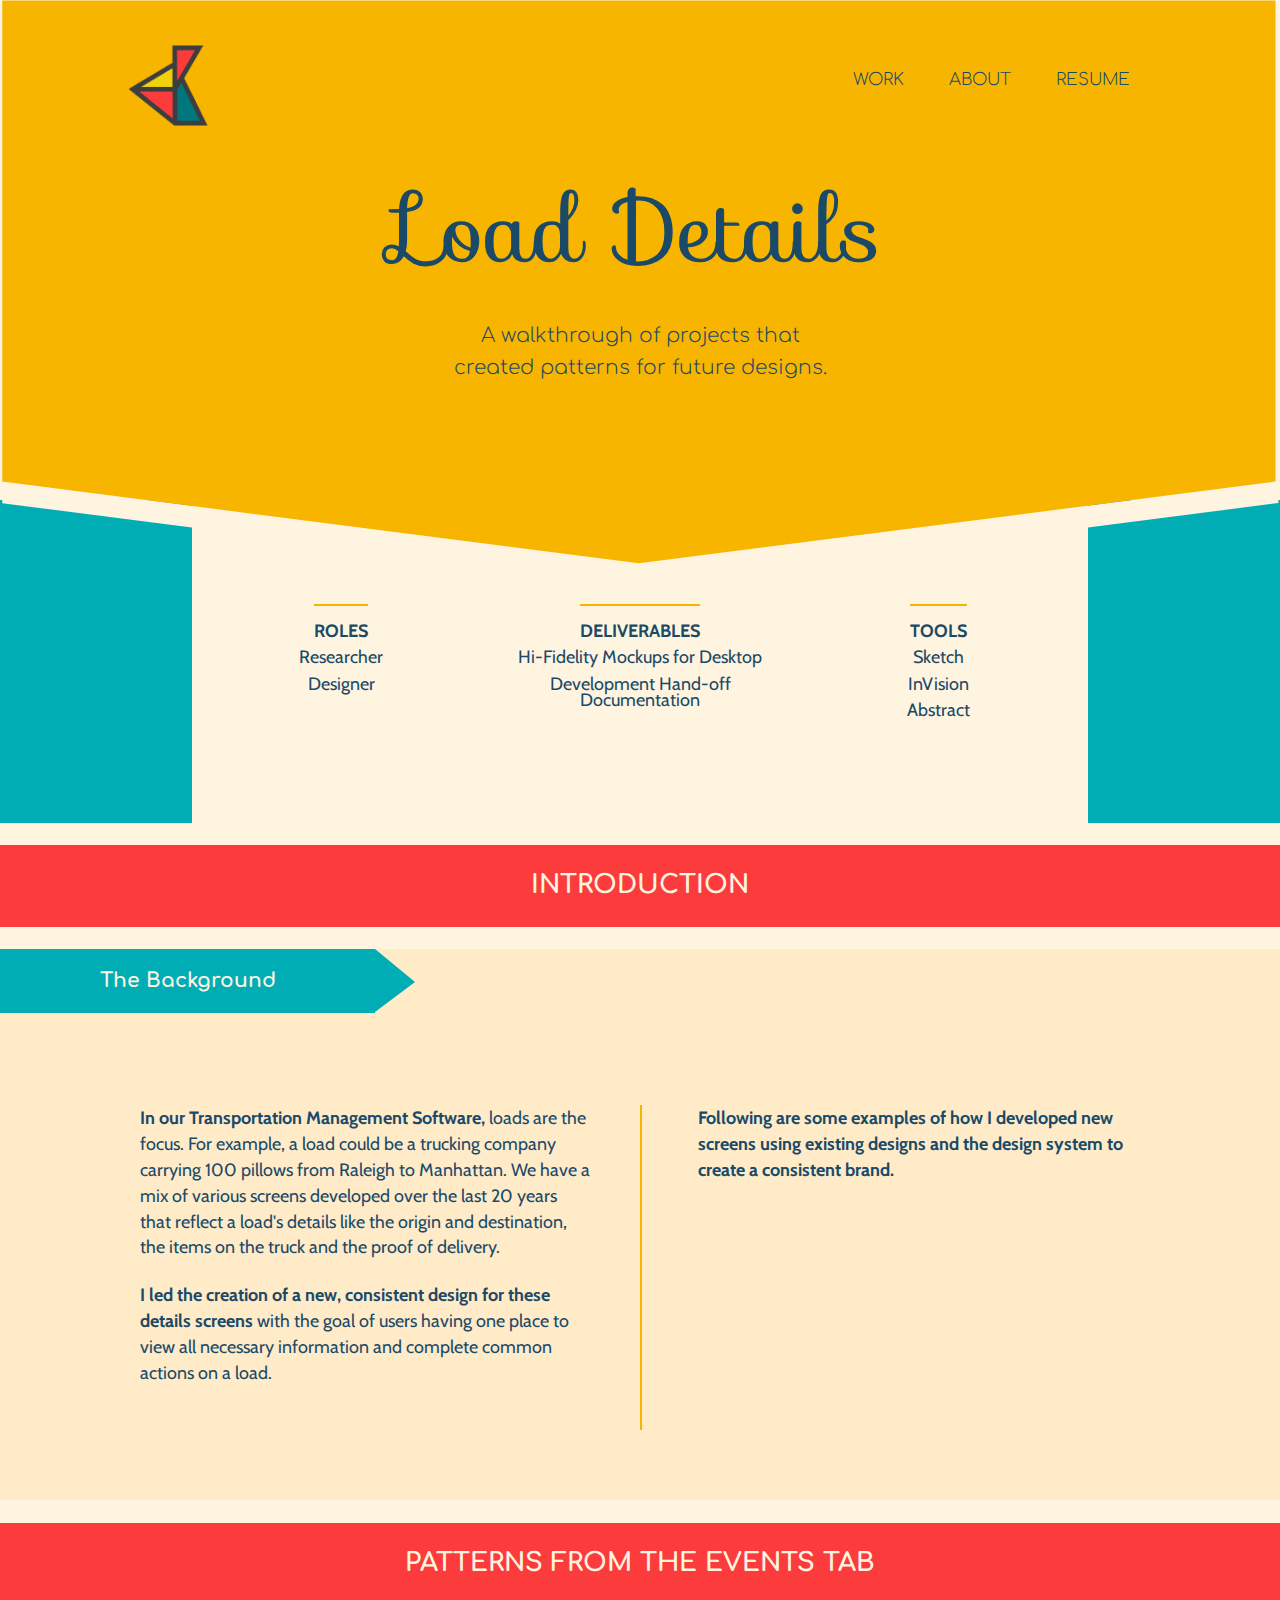
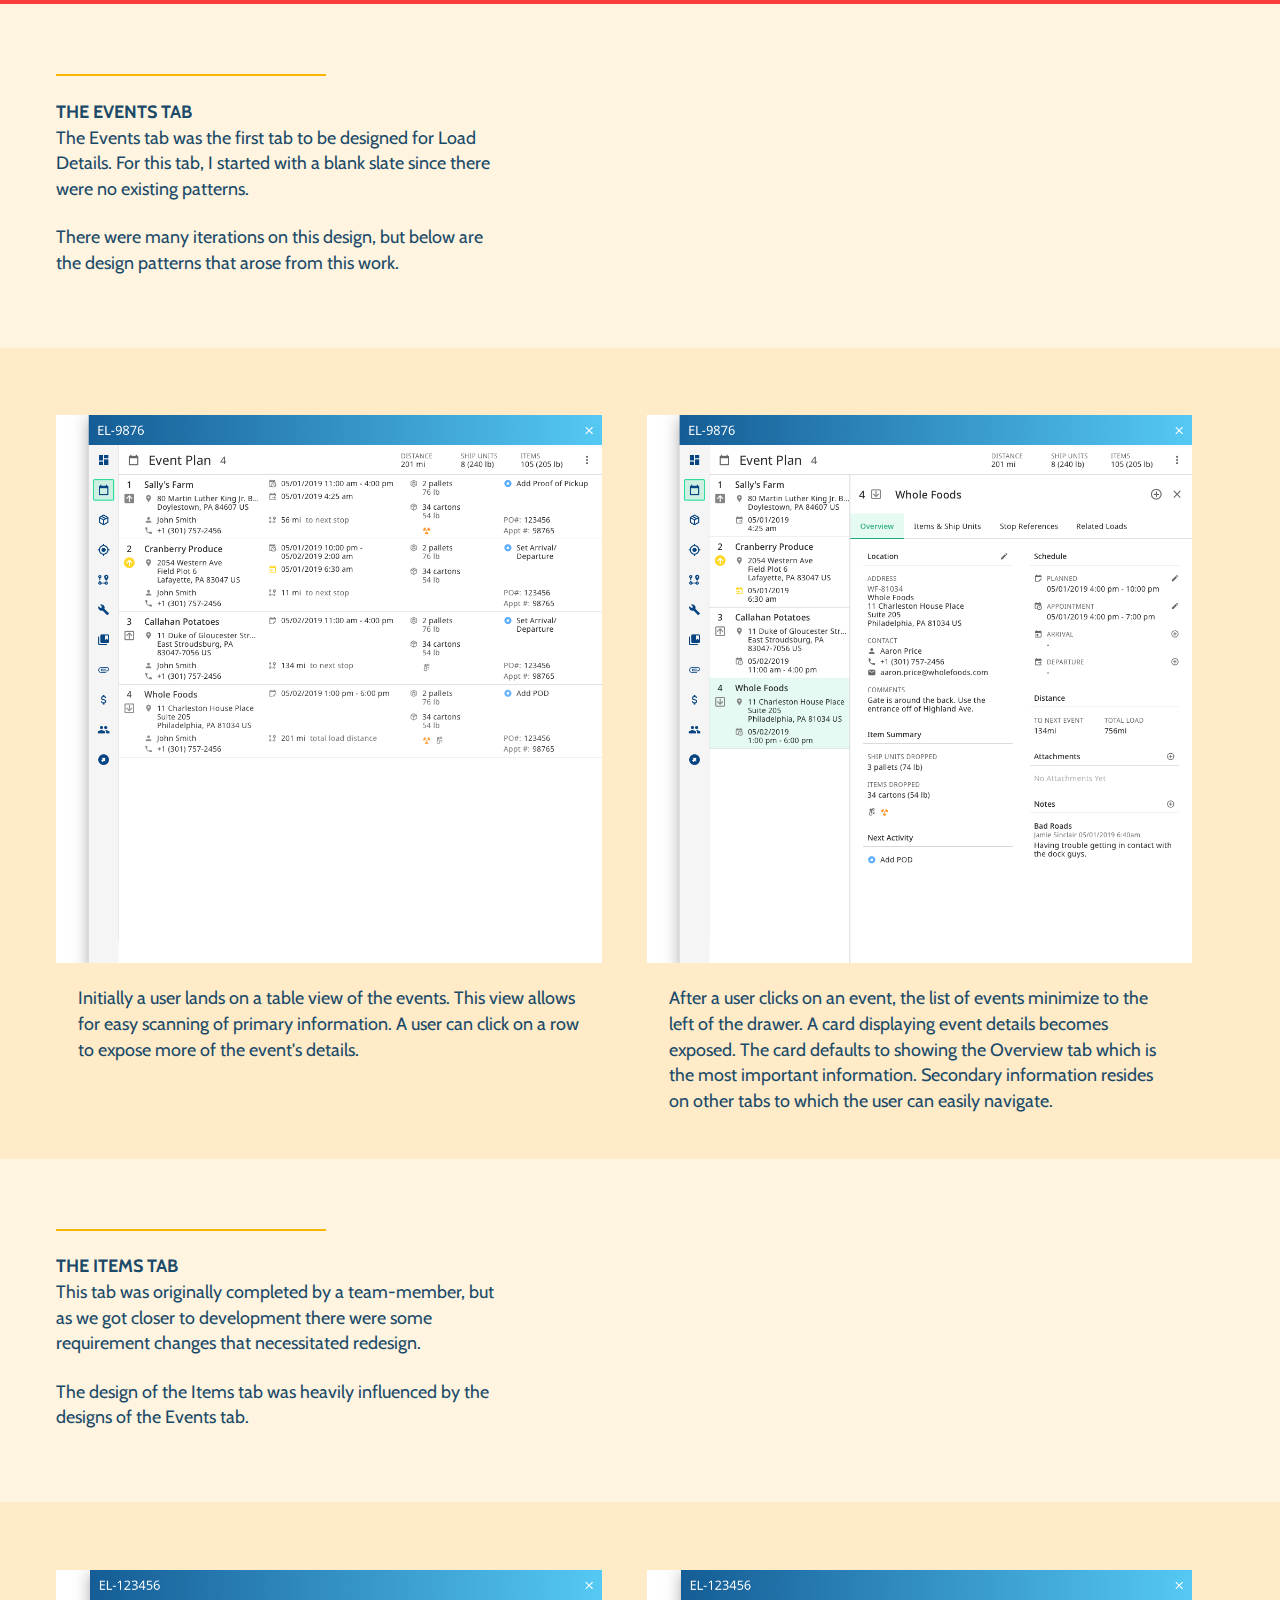
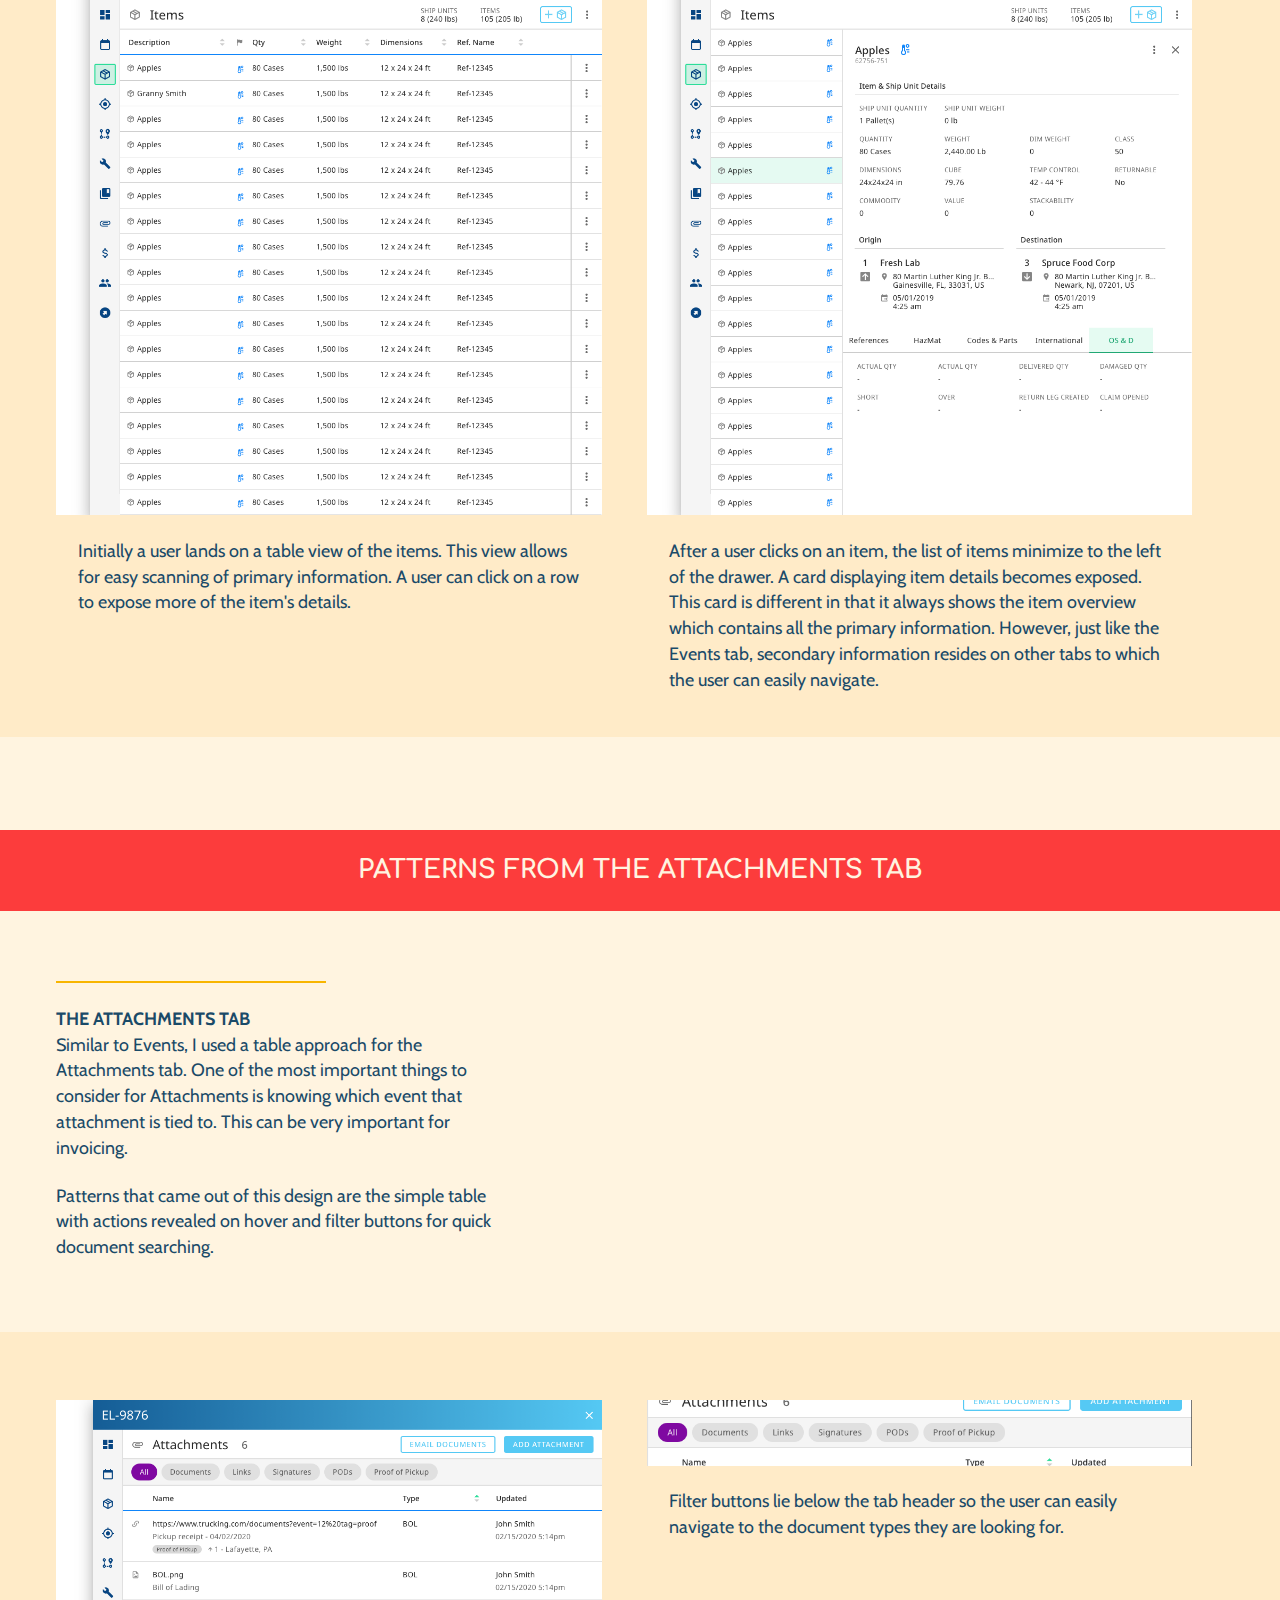
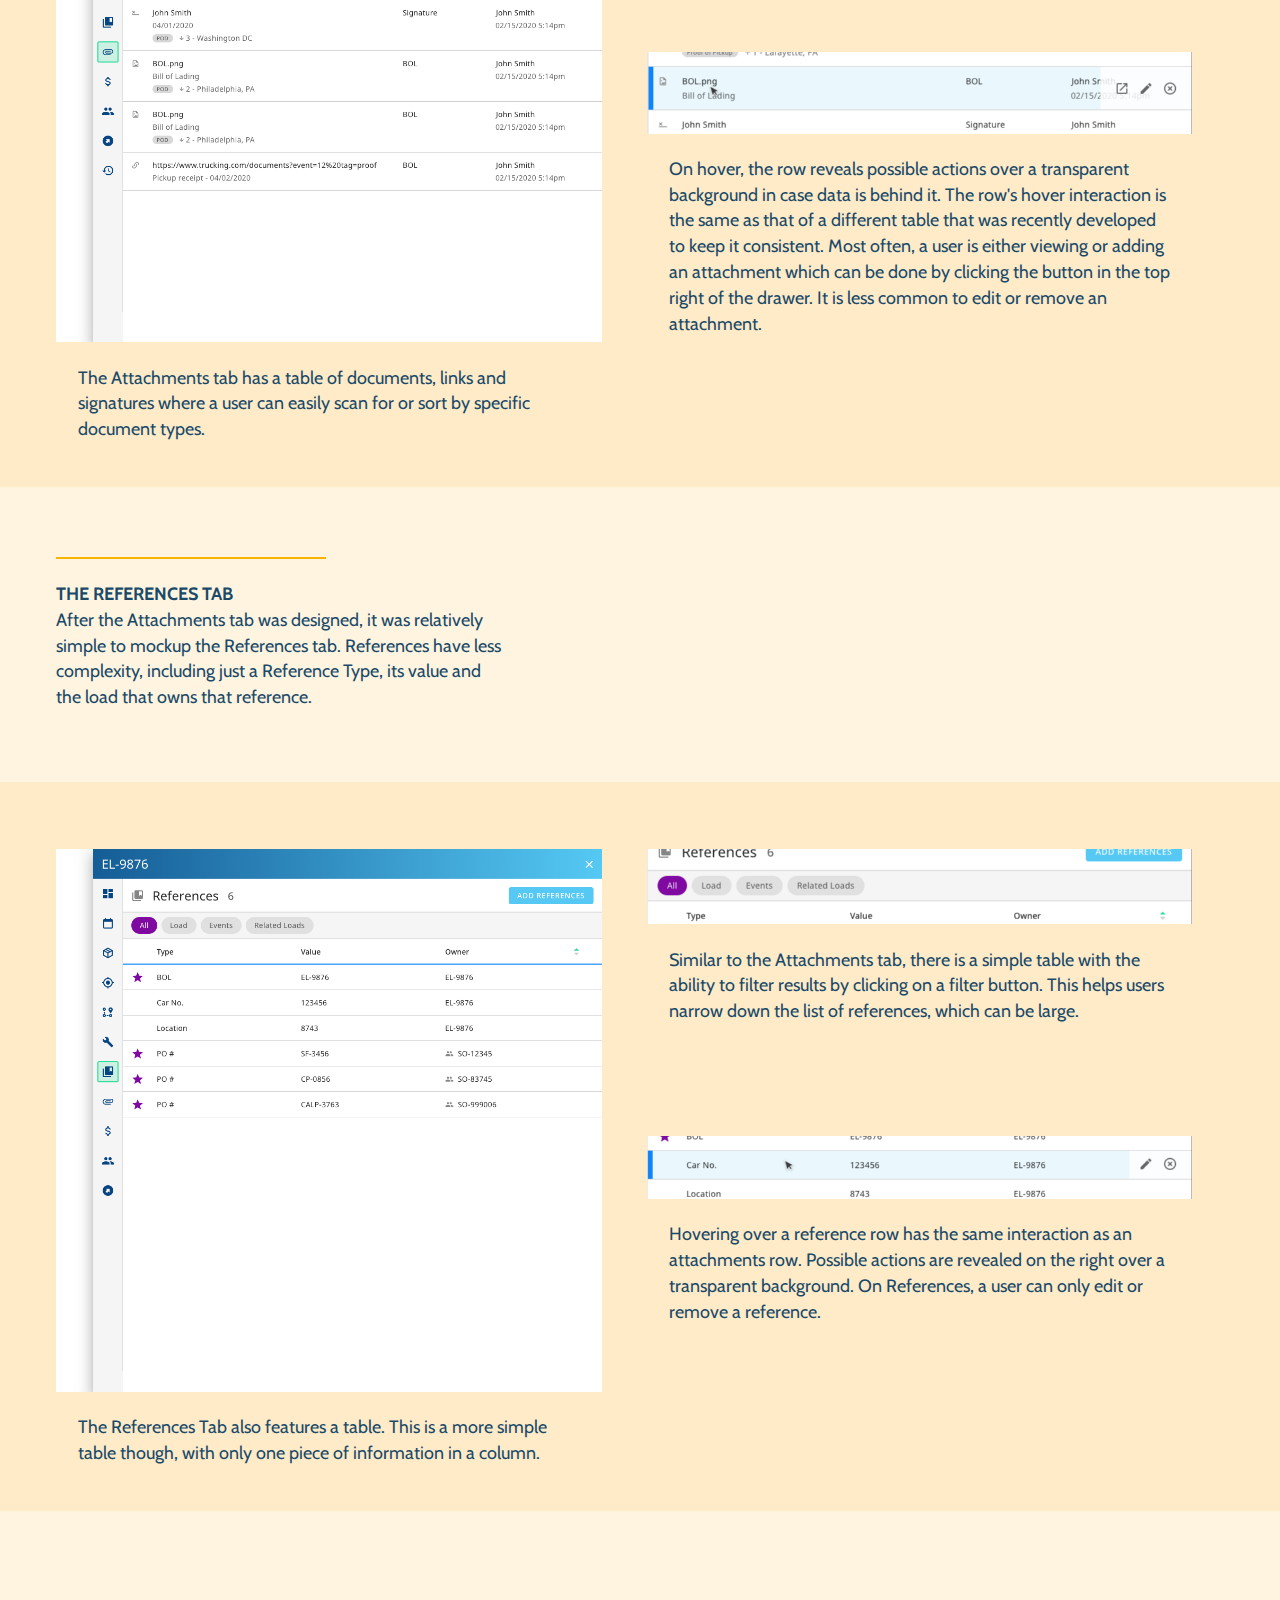
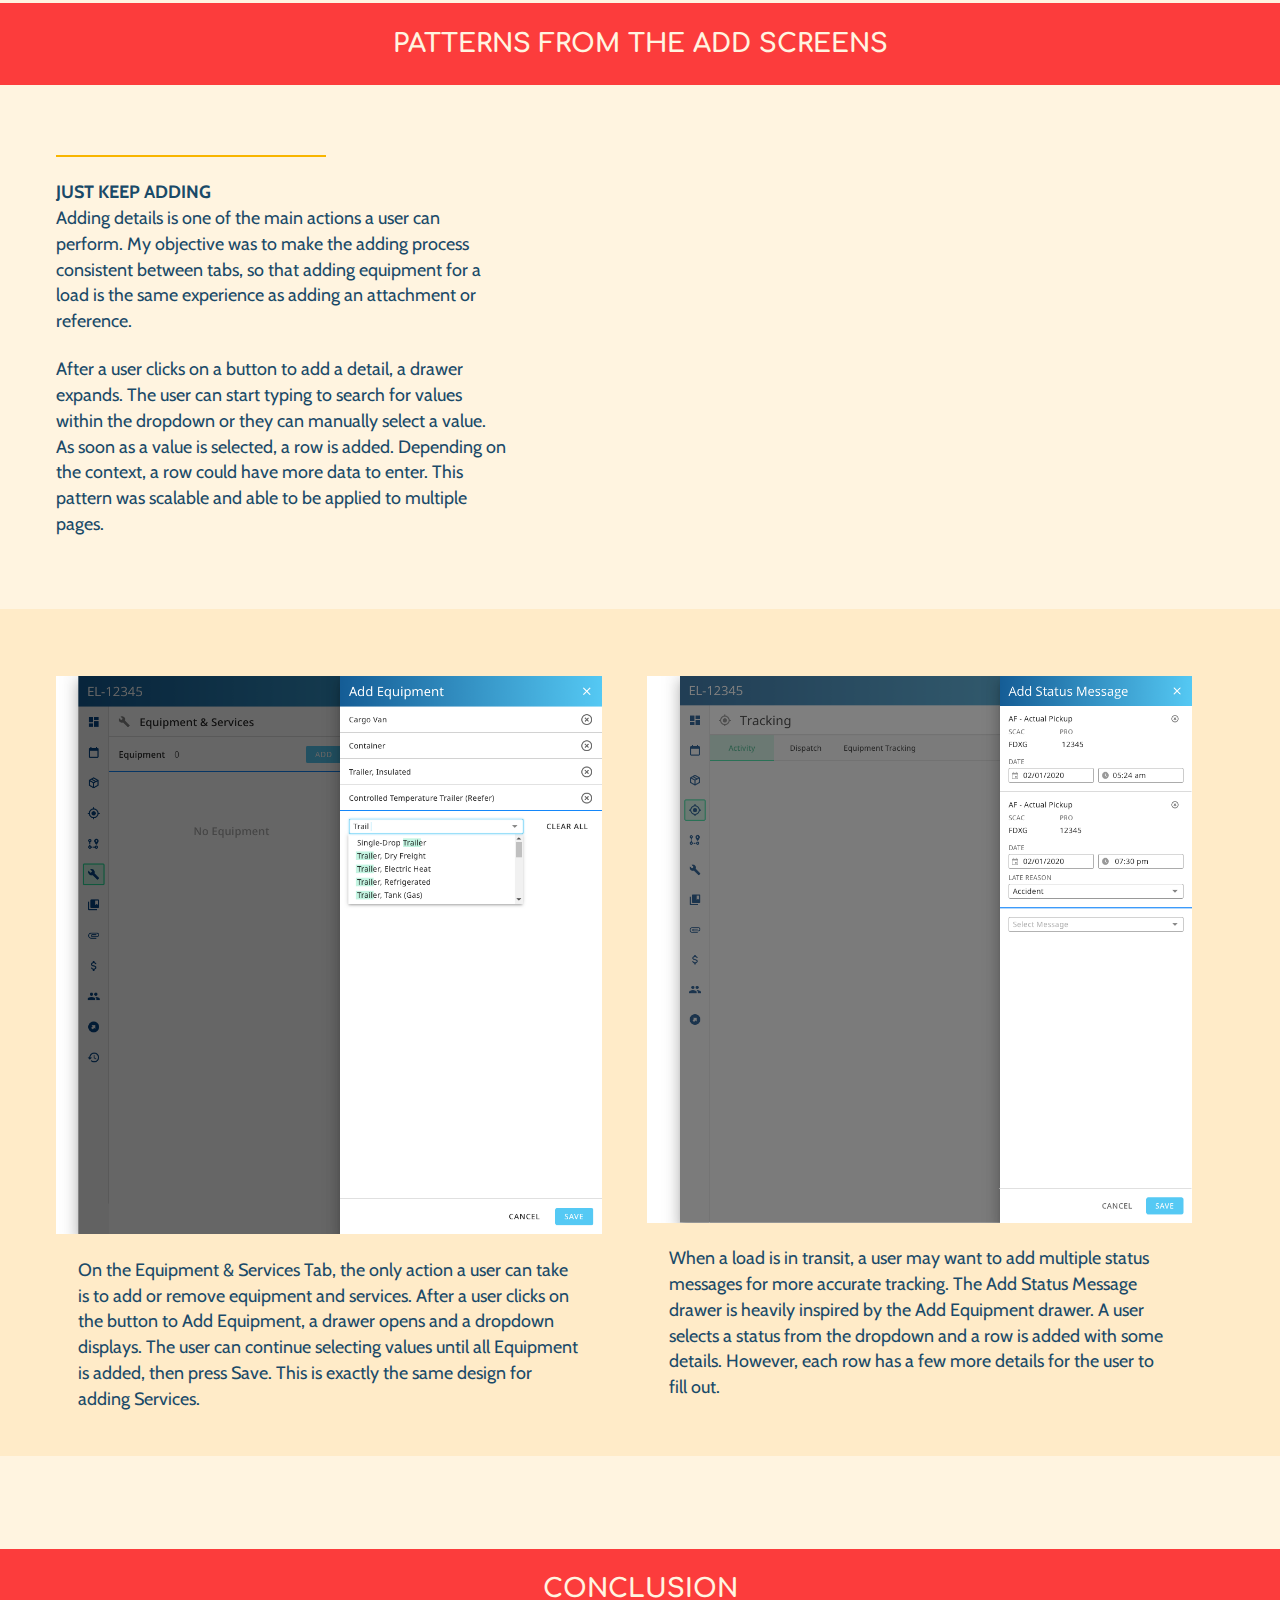
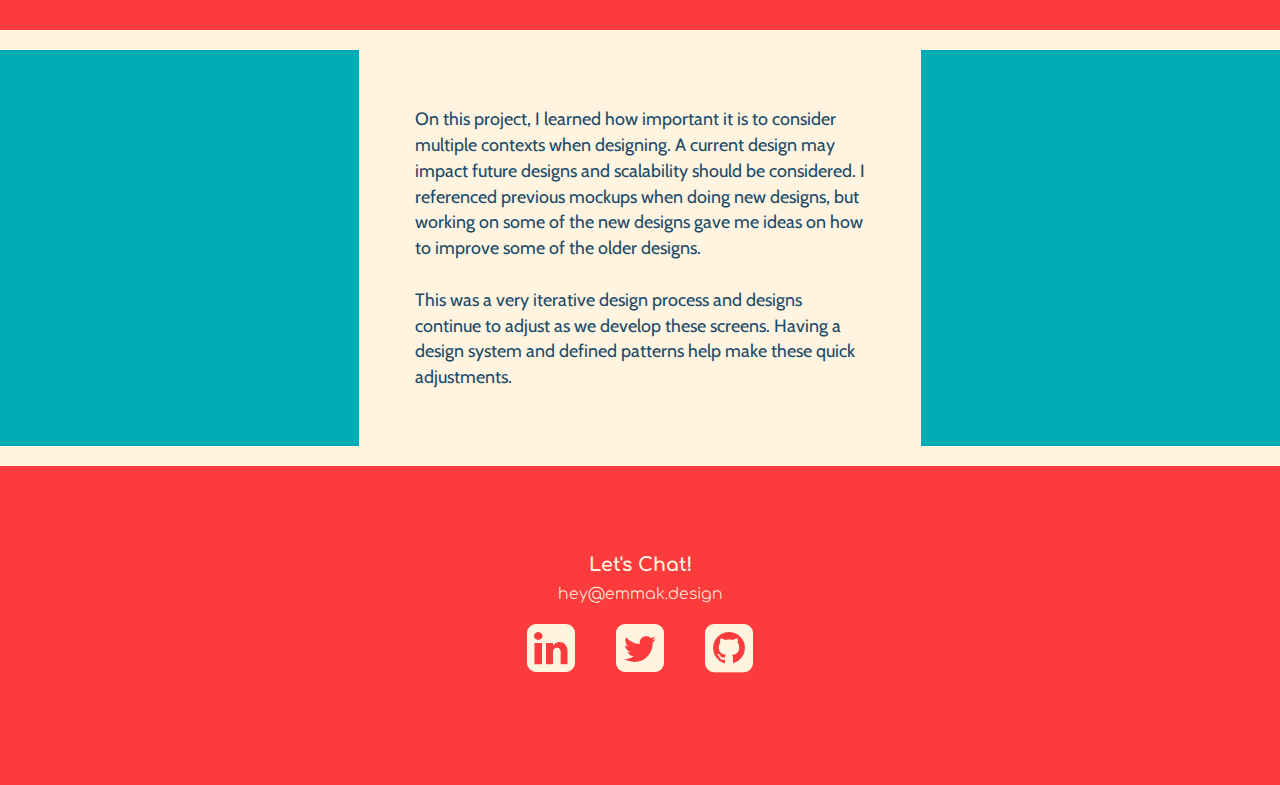
<file: load-details.html>
<!DOCTYPE html>
<html lang="en">
  <head>

    <!-- Global site tag (gtag.js) - Google Analytics -->
    <script async src="https://www.googletagmanager.com/gtag/js?id=UA-136491941-1"></script>
    <script>
      window.dataLayer = window.dataLayer || [];
      function gtag(){dataLayer.push(arguments);}
      gtag('js', new Date());

      gtag('config', 'UA-136491941-1');
    </script>

    <title>Portfolio | Emma Kwiatkowski</title>
    <meta name="viewport" content="width=device-width, initial-scale=1">
    <!-- Reset Browser Styles -->
    <link rel="stylesheet" href="styles/reset.css">
    <!-- Google Fonts -->
    <link href="https://fonts.googleapis.com/css?family=Cabin:400,400i,700|Comfortaa:300,400,700|Sofia" rel="stylesheet">
    <link href="https://fonts.googleapis.com/css?family=Lobster+Two|Muli:200,200i,400,400i,600,600i" rel="stylesheet">
    <!-- Font Awesome -->
    <link rel="stylesheet" href="https://maxcdn.bootstrapcdn.com/font-awesome/4.7.0/css/font-awesome.min.css">
    <!-- Custom Styles -->
    <link rel="stylesheet" href="styles/styles.css">
    <meta property="og:image" content="images/ek_logo.png">
  </head>
  <body>
    <div class="container secondary-container">
    <header>
      <svg viewBox="0 0 377 586" preserveAspectRatio="none" xmlns="http://www.w3.org/2000/svg">
        <path fill-rule="evenodd" clip-rule="evenodd" d="M376.523 481.199L180.052 566.95L188.052 585.28L376.523 503.021V481.199Z" fill="#FFF4E0"/>
        <path fill-rule="evenodd" clip-rule="evenodd" d="M0.667175 503.148L188.167 585.242L196.189 566.921L0.667175 481.315V503.148Z" fill="#FFF4E0"/>
        <path fill-rule="evenodd" clip-rule="evenodd" d="M0.667175 0.497803H375.667V461.367V462.205V481.551L188.167 563.358L0.667191 481.551L0.667181 462.205L0.667175 0.497803Z" fill="#F8B500"/>
      </svg>
      <nav>
        <ul class="menu">
          <li><a href="work.html">WORK</a></li>
          <li><a href="about.html">ABOUT</a></li>
          <li><a href="files/Emma-Kwiatkowski-Resume.pdf" target="_blank">RESUME</li>
        </ul>
        <a href="index.html">
          <img class="logo" src="images/ek_logo.png" alt="logo"/>
        </a>
      </nav>
      <div class="hero">
        <h1>Load Details</h1>
        <p class="slogan">
            A walkthrough of projects that created patterns for future designs.
        </p>
      </div>
    </header>
    <main>
      <section id="roles-deliv-tools">
        <div id="roles-deliv-tools-container">
          <ul id="roles">
            <li class="list-title">Roles</li>
            <li>Researcher</li>
            <li>Designer</li>
          </ul>
          <ul id="deliv">
            <li class="list-title">Deliverables</li>
            <li>Hi-Fidelity Mockups for Desktop</li>
            <li>Development Hand-off Documentation</li>
          </ul>
          <ul id="tools">
            <li class="list-title">Tools</li>
            <li>Sketch</li>
            <li>InVision</li>
            <li>Abstract</li>
          </ul>
        </div>
      </section>
      <h2 class="section-title">Introduction</h2>
      <section id="problem" class="alt-bg-color">
        <h3 class="section-header">The Background</h3>
        <div class="content-area">
          <div id="problem-description" class="section-body">
            <p><span class="bold">In our Transportation Management Software,</span>
            loads are the focus. For example, a load could be a trucking company
            carrying 100 pillows from Raleigh to Manhattan. We have a mix of
            various screens developed over the last 20 years that reflect a
            load's details like the origin and destination, the items on the
            truck and the proof of delivery.
            </p>
            <p>
            <span class="bold">I led the creation of a new, consistent
              design for these details screens</span> with the goal of users having one
              place to view all necessary information and complete common
              actions on a load.
            </p>
          </div>
          <div class="section-body">
            <p class="bold"> Following are some examples of how I developed new screens
              using existing designs and the design system to create a consistent
              brand.
            </p>
          </div>
        </div>
      </section>
      <h2 class="section-title">Patterns from the Events Tab</h2>
      <section class="work-rounds">
        <div class="section-body">
          <p class="article-title">The Events Tab</p>
          <p>
            The Events tab was the first tab to be designed for Load Details.
            For this tab, I started with a blank slate since there were no
            existing patterns.
          </p>
          <p>
            There were many iterations on this design, but below are the design
            patterns that arose from this work.
          </p>
        </div>
        <div class="image-area">
          <div class='img-with-caption'>
            <img src="images/load-details/events-full.png"
                alt="Events tab showing full event rows" />
            <div class="caption-big">
              Initially a user lands on a table view of the events. This view
              allows for easy scanning of primary information. A user can click
              on a row to expose more of the event's details.
            </div>
          </div>
          <div class='img-with-caption'>
            <img src="images/load-details/events-overview.png"
                      alt="Events Tab exposing an event's detail" />
            <div class="caption-big">
              After a user clicks on an event, the list of events minimize to
              the left of the drawer. A card displaying event details becomes
              exposed. The card defaults to showing the Overview tab which is
              the most important information. Secondary information resides on other
              tabs to which the user can easily navigate.
            </div>
          </div>
        </div>
        <div class="section-body">
          <p class="article-title">The Items Tab</p>
          <p>
            This tab was originally completed by a team-member, but as
            we got closer to development there were some requirement changes
            that necessitated redesign.
          </p>
          <p>
            The design of the Items tab was heavily influenced by the designs of
            the Events tab.
          </p>
        </div>
        <div class="image-area">
          <div class='img-with-caption'>
            <img src="images/load-details/items-full.png"
                alt="Items tab showing full event rows" />
            <div class="caption-big">
              Initially a user lands on a table view of the items. This view
              allows for easy scanning of primary information. A user can click
              on a row to expose more of the item's details.
            </div>
          </div>
          <div class='img-with-caption'>
            <img src="images/load-details/items-detail.png"
                      alt="Items Tab exposing an event's detail" />
            <div class="caption-big">
              After a user clicks on an item, the list of items minimize to
              the left of the drawer. A card displaying item details becomes
              exposed. This card is different in that it always shows the item
              overview which contains all the primary information. However, just
              like the Events tab, secondary information resides on other
              tabs to which the user can easily navigate.
            </div>
          </div>
        </div>
      </section>
      <h2 class="section-title">Patterns from the Attachments Tab</h2>
      <section class="work-rounds">
        <div class="section-body">
          <p class="article-title">The Attachments Tab</p>
          <p>
            Similar to Events, I used a table approach for the Attachments tab.
            One of the most important things to consider for Attachments is
            knowing which event that attachment is tied to. This can be very
            important for invoicing.
          </p>
          <p>
            Patterns that came out of this design are the simple table with actions
            revealed on hover and filter buttons for quick document searching.
          </p>
        </div>
        <div class="image-area">
          <div class='img-with-caption'>
            <img src="images/load-details/attachments-list.png"
                alt="Attachments table" />
            <div class="caption-big">
              The Attachments tab has a table of documents, links and signatures
              where a user can easily scan for or sort by specific document types.
            </div>
          </div>
          <div class='img-with-caption'>
            <img src="images/load-details/attachments-filters-zoom.png"
                      alt="Filter buttons on Attachments tab" />
            <div class="caption-big">
              Filter buttons lie below the tab header so the user can easily
              navigate to the document types they are looking for.
            </div>
            <img src="images/load-details/attachments-hover-zoom.png"
                      alt="Hover interaction over a row on Attachments table" />
            <div class="caption-big">
              On hover, the row reveals possible actions over a transparent
              background in case data is behind it. The row's hover interaction
              is the same as that of a different table that was recently
              developed to keep it consistent. Most often,
              a user is either viewing or adding an attachment which can be
              done by clicking the button in the top right of the drawer. It is
              less common to edit or remove an attachment.
            </div>
          </div>
        </div>
        <div class="section-body">
          <p class="article-title">The References Tab</p>
          <p>
            After the Attachments tab was designed, it was relatively simple to
            mockup the References tab. References have less complexity, including
            just a Reference Type, its value and the load that owns that
            reference.
          </p>
        </div>
        <div class="image-area">
          <div class='img-with-caption'>
            <img src="images/load-details/references-list.png"
                alt="References table on references tab" />
            <div class="caption-big">
              The References Tab also features a table. This is a more simple
              table though, with only one piece of information in a column.
            </div>
          </div>
          <div class='img-with-caption'>
            <img src="images/load-details/references-filters-zoom.png"
                      alt="Filter buttons on the references tab" />
            <div class="caption-big">
              Similar to the Attachments tab, there is a simple table with the
              ability to filter results by clicking on a filter button. This
              helps users narrow down the list of references, which can be large.
            </div>
            <img src="images/load-details/references-hover-zoom.png"
                      alt="Hover interaction over a row on References table" />
            <div class="caption-big">
              Hovering over a reference row has the same interaction as an
              attachments row. Possible actions are revealed on the right over
              a transparent background. On References, a user can only edit or
              remove a reference.
            </div>
          </div>
        </div>
      </section>
      <h2 class="section-title">Patterns from the Add Screens</h2>
      <section class="work-rounds">
        <div class="section-body">
          <p class="article-title">Just Keep Adding</p>
          <p>
            Adding details is one of the main actions a user can perform. My
            objective was to make the adding process consistent between tabs,
            so that adding equipment for a load is the same experience as adding
            an attachment or reference.
          </p>
          <p>
            After a user clicks on a button to add a detail, a drawer expands.
            The user can start typing to search for values within the dropdown
            or they can manually select a value. As soon as a value is selected,
            a row is added. Depending on the context, a row
            could have more data to enter. This pattern was
            scalable and able to be applied to multiple pages.
          </p>
        </div>
        <div class="image-area">
          <div class='img-with-caption'>
            <img src="images/load-details/equipment-add.png"
                alt="Add Equipment Drawer" />
            <div class="caption-big">
              On the Equipment & Services Tab, the only action a user can take
              is to add or remove equipment and services. After a user clicks on
              the button to Add Equipment, a drawer opens and a dropdown displays.
              The user can continue selecting values until all Equipment is
              added, then press Save. This is exactly the same design for
              adding Services.
            </div>
          </div>
          <div class='img-with-caption'>
            <img src="images/load-details/tracking-add.png"
                      alt="Add Tracking Message drawer" />
            <div class="caption-big">
              When a load is in transit, a user may want to add multiple status
              messages for more accurate tracking. The Add Status Message drawer
              is heavily inspired by the Add Equipment drawer. A user selects a
              status from the dropdown and a row is added with some details.
              However, each row has a few more details for the user to fill out.
            </div>
          </div>
        </div>
      </section>
      <h2 id="conclusion-title" class="section-title">Conclusion</h2>
      <section id="conclusion">
          <p class="section-body">
            On this project, I learned how important it is to consider multiple
            contexts when designing. A current design may impact future designs
            and scalability should be considered. I referenced previous mockups
            when doing new designs, but working on some of the new designs gave me
            ideas on how to improve some of the older designs. <br/><br/>
            This was a very iterative design process and designs continue to adjust
            as we develop these screens. Having a design system and
            defined patterns help make these quick adjustments.
          </p>
      </section>
    </main>
    <footer>
      <div class="footer-container">
        <div class="email">
          <div>
            Let's Chat!
          </div>
          <a href="mailto:hey@emmak.design">
            hey@emmak.design
          </a>
        </div>
        <ul>
          <li>
            <a href="https://www.linkedin.com/in/emmakwiatkowski/" target="_blank">
              <i class="fa fa-linkedin-square" aria-hidden="true"></i>
            </a>
          </li>
          <li>
            <a href="https://twitter.com/emmakwiat" target="_blank">
              <i class="fa fa-twitter-square" aria-hidden="true"></i>
            </a>
          </li>
          <li>
            <a href="https://github.com/EmmaRyn" target="_blank">
              <i class="fa fa-github-square" aria-hidden="true"></i>
            </a>
          </li>
        </ul>
      </div>
    </footer>
    </div>
  </body>
</html>
</file>
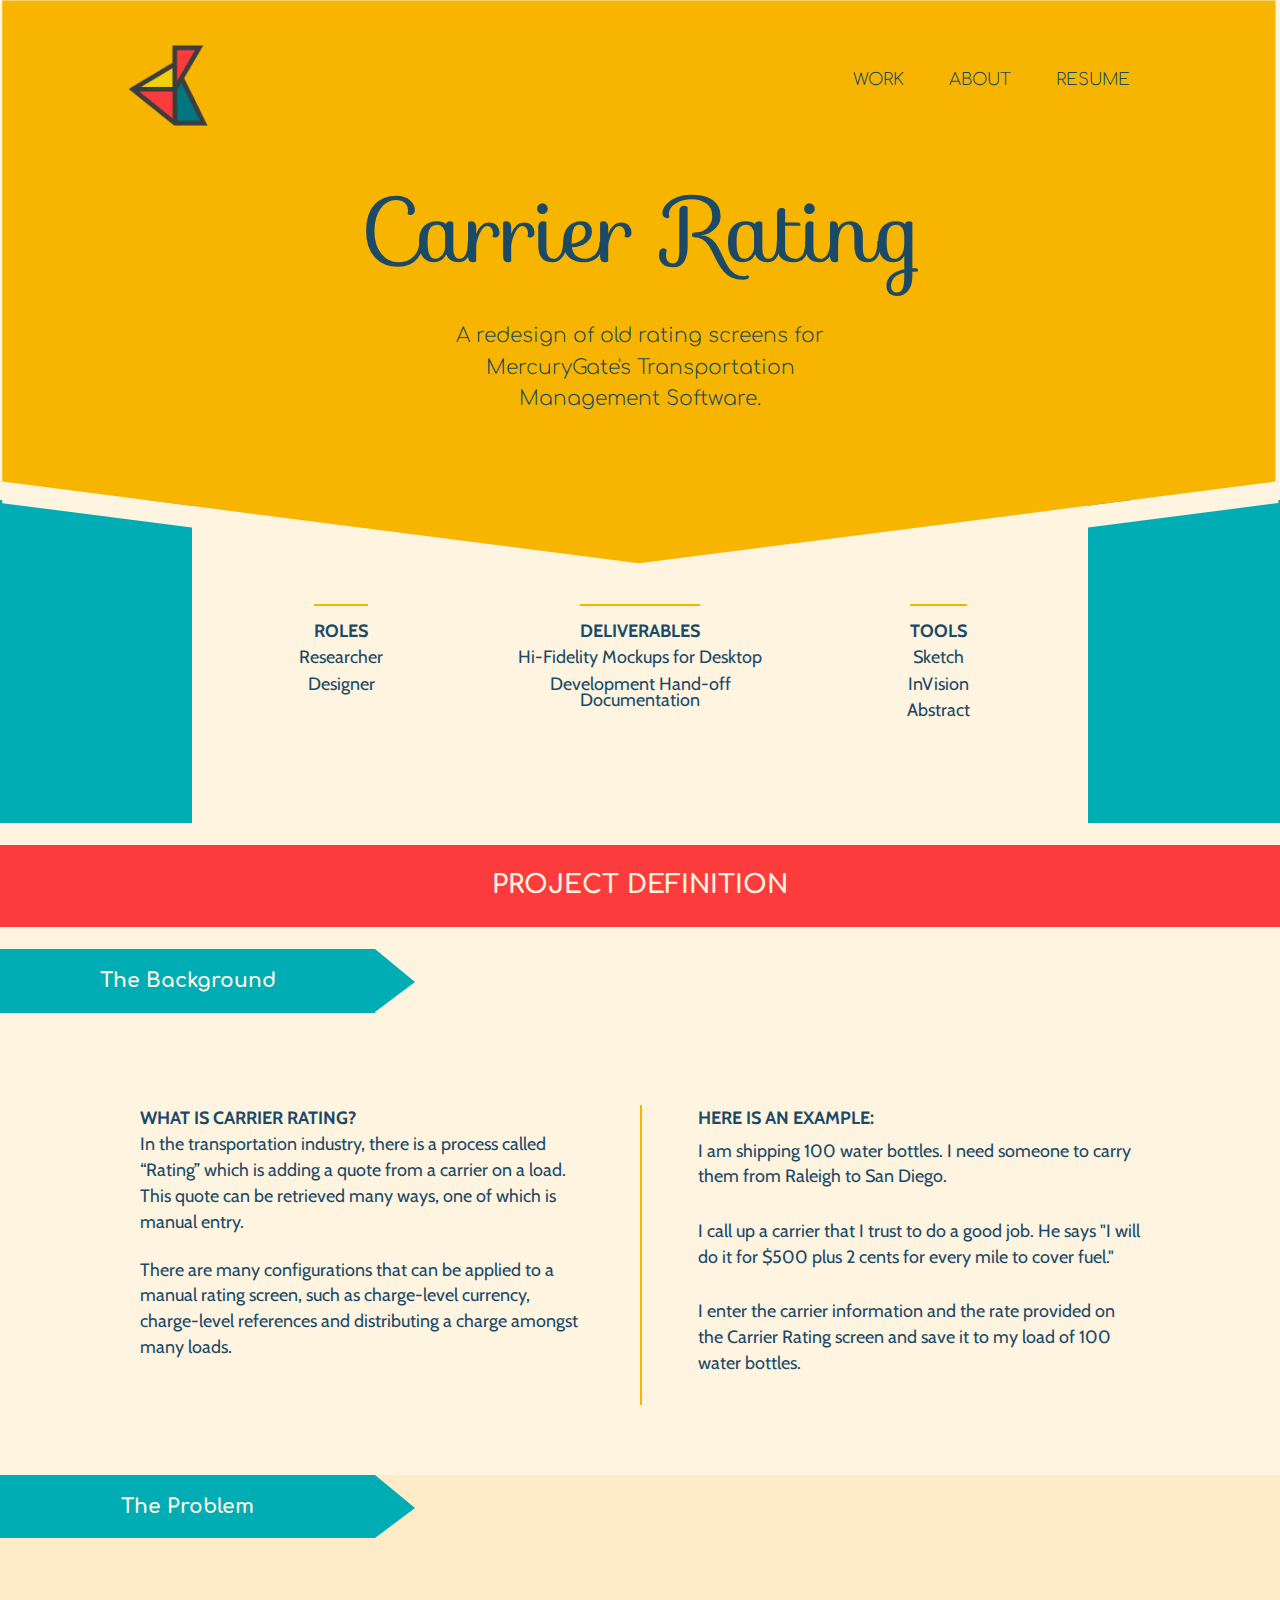
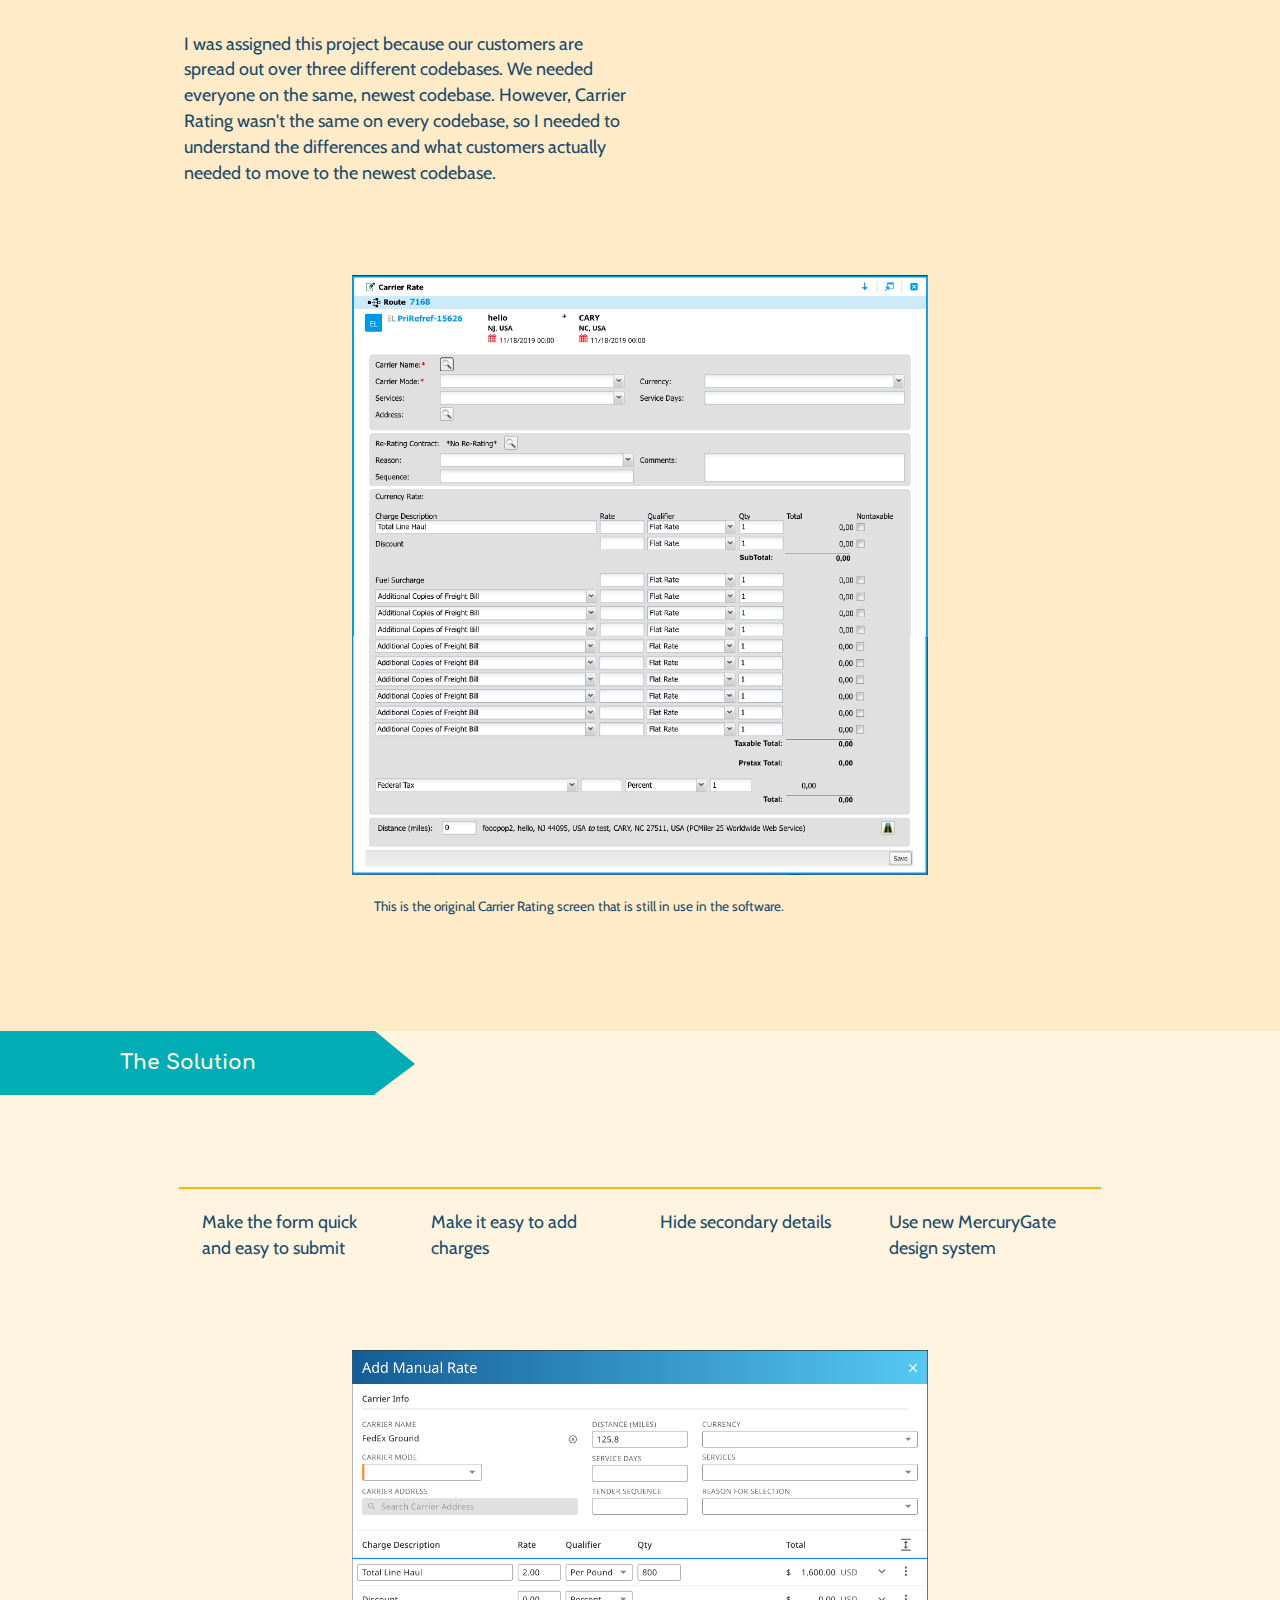
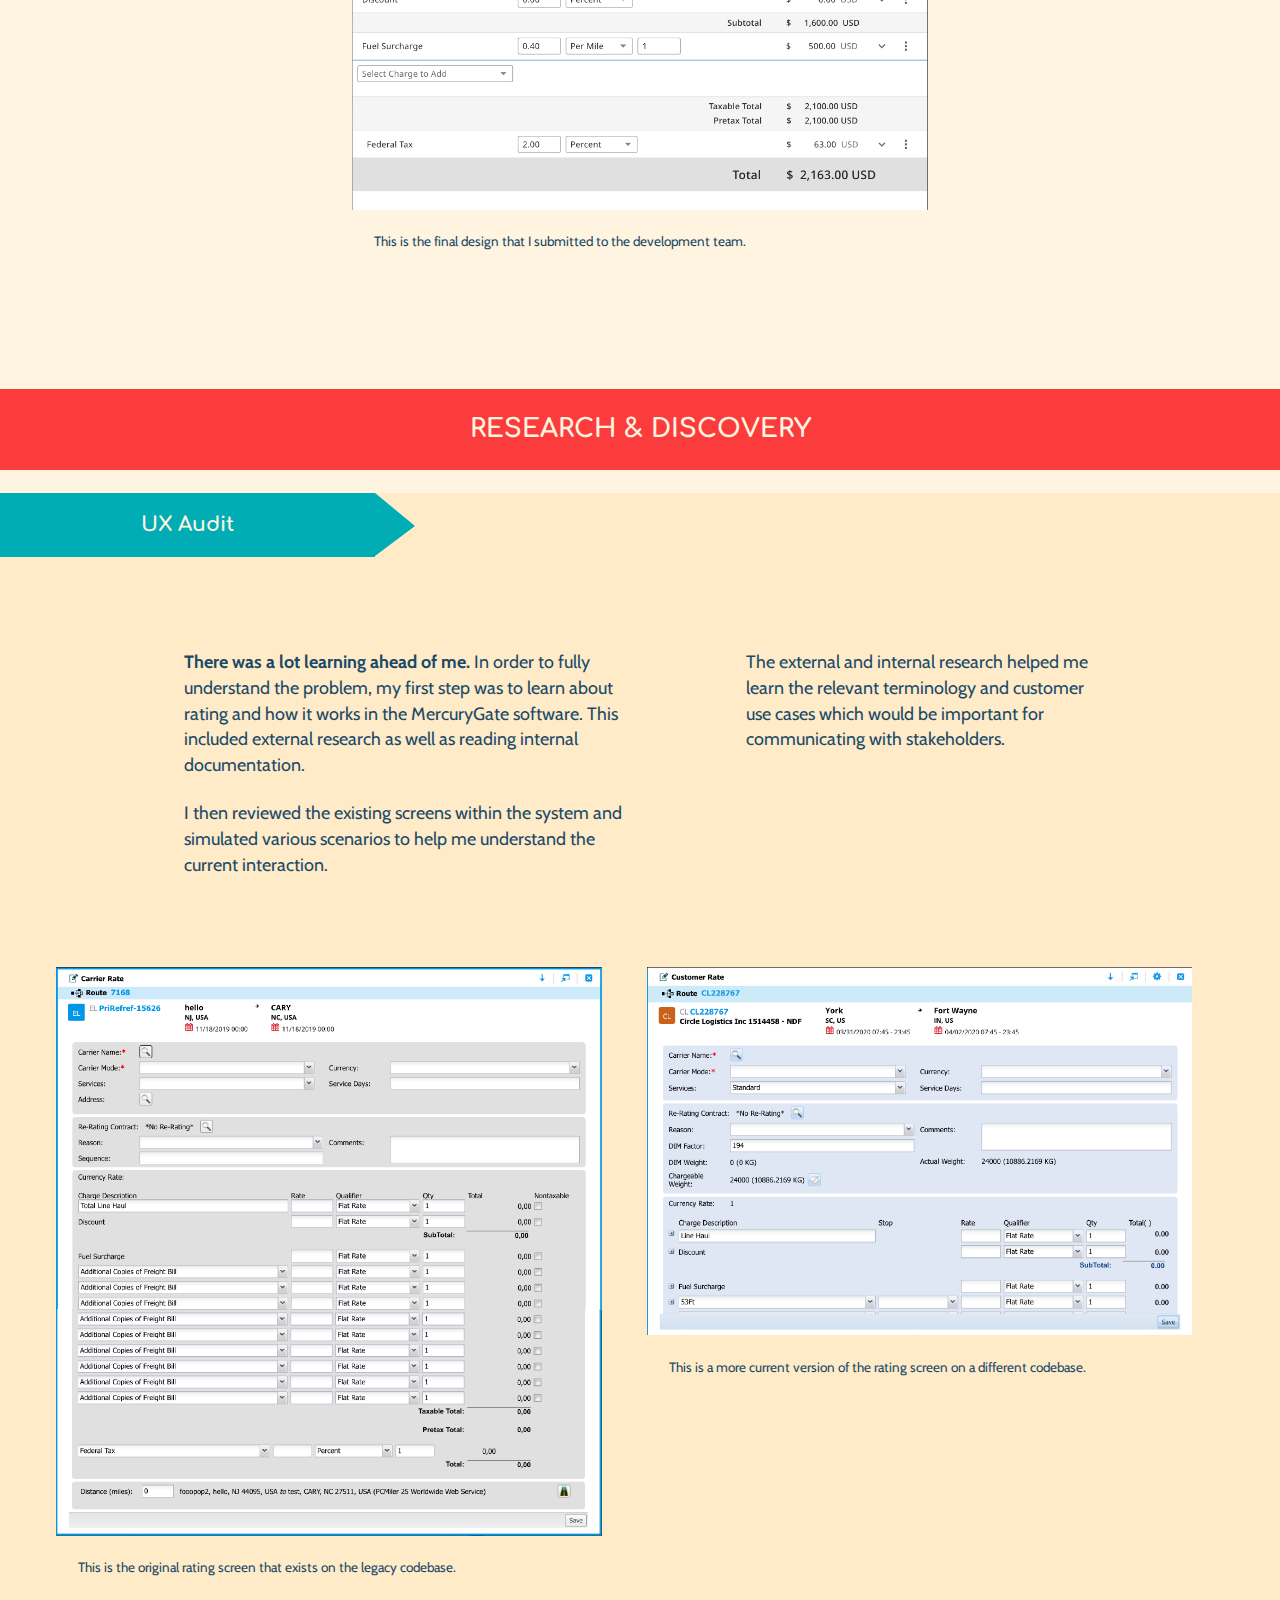
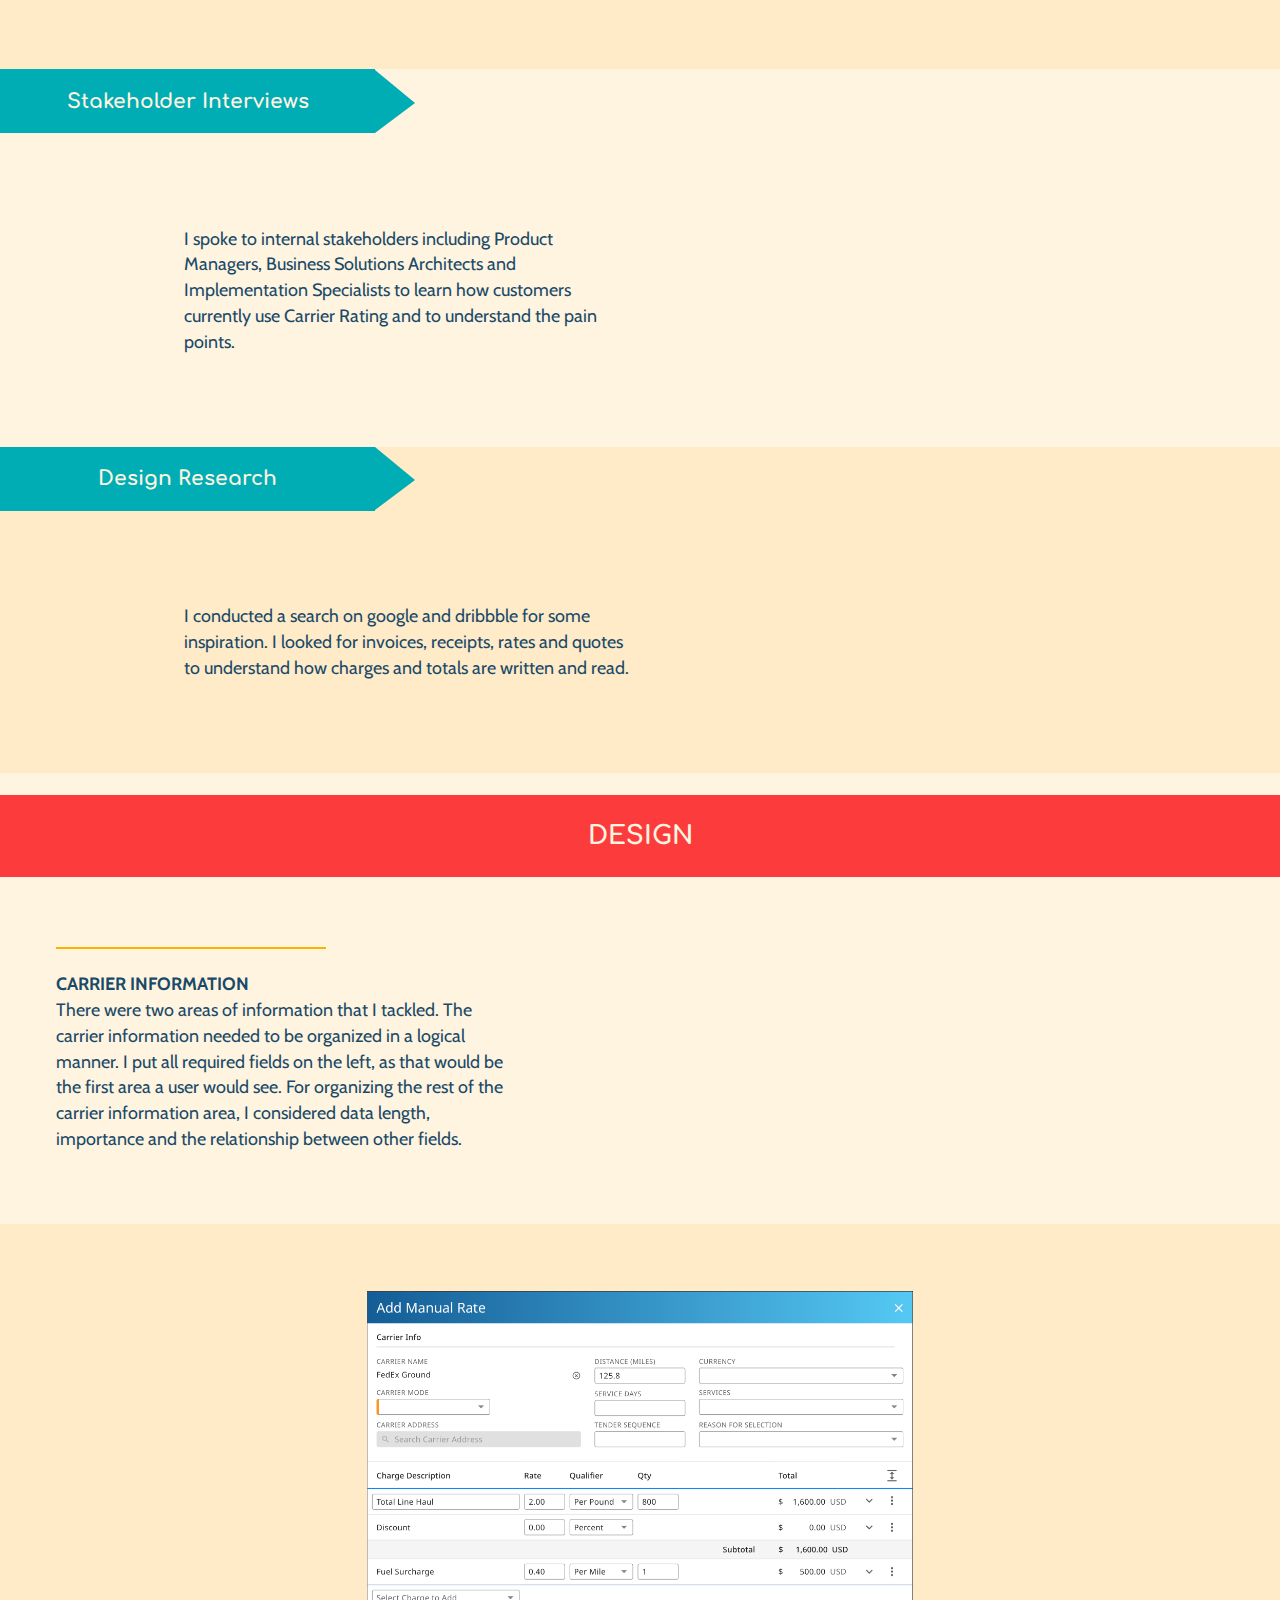
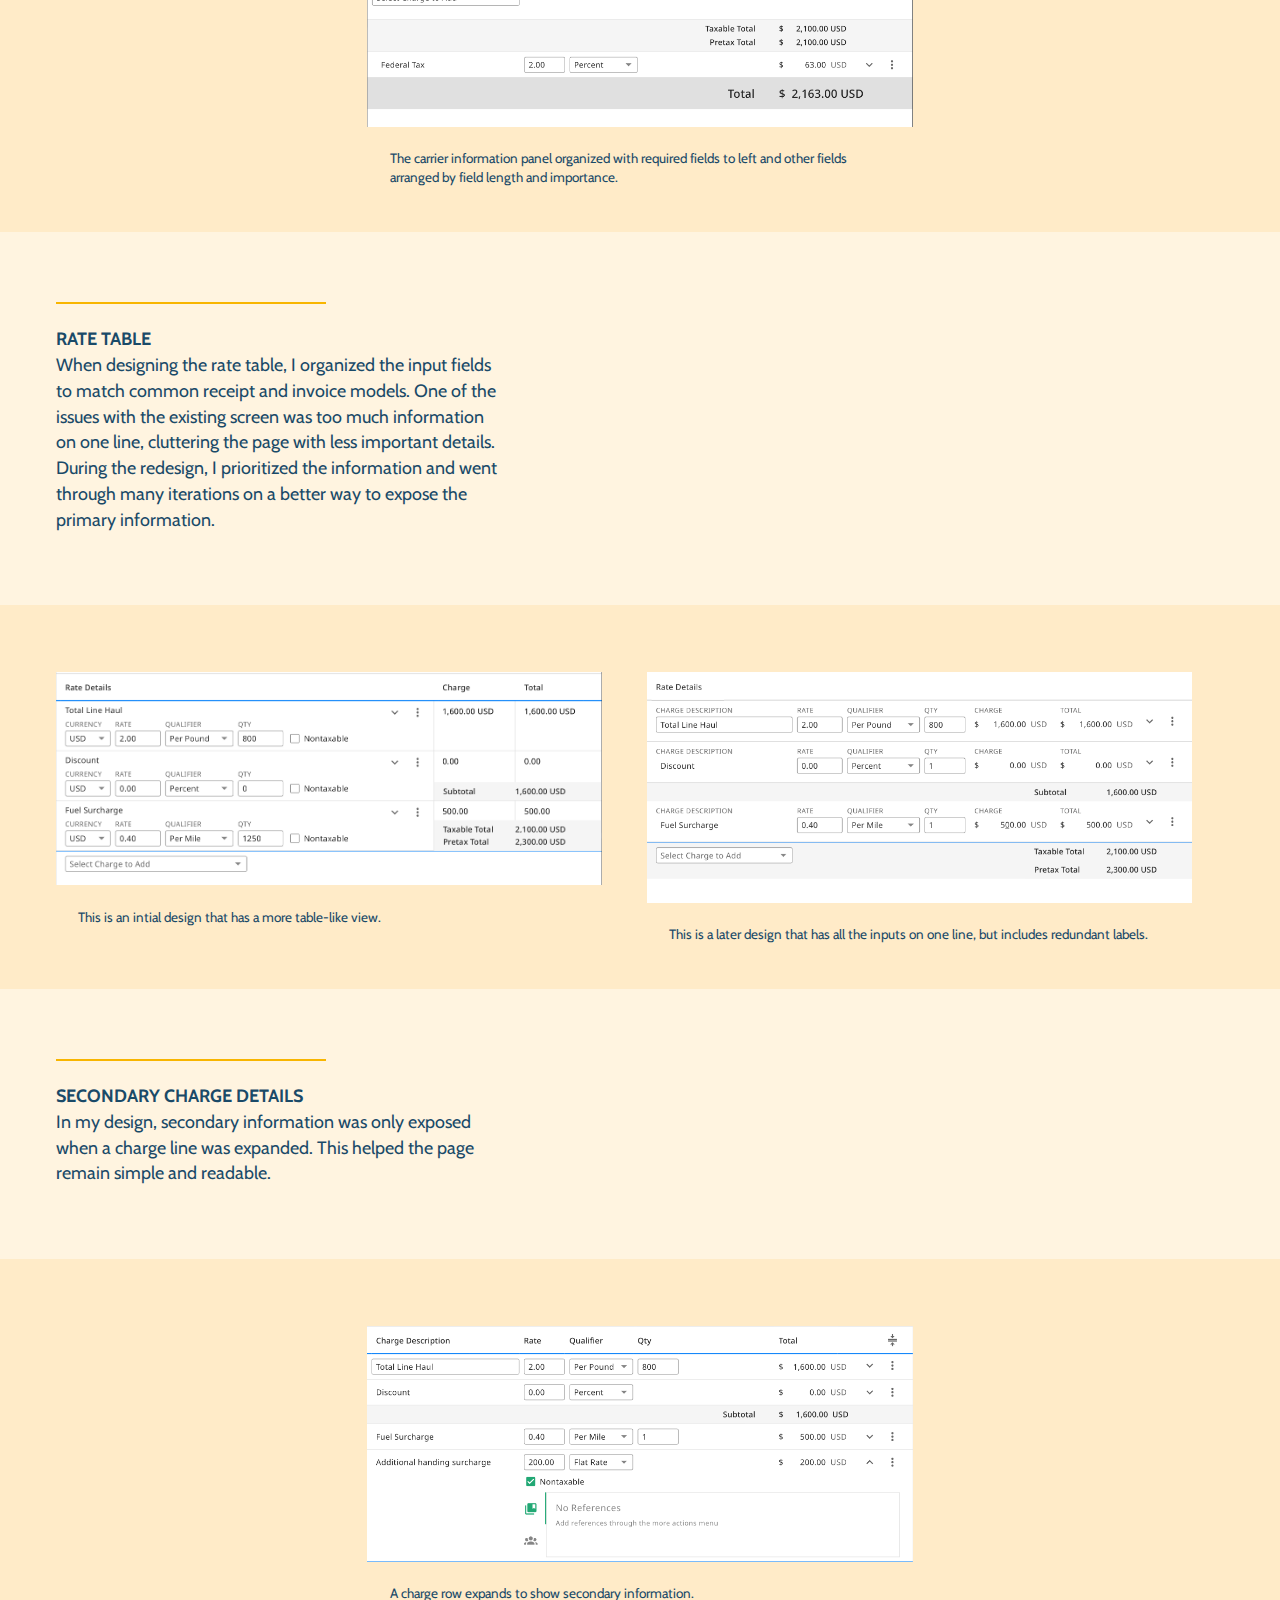
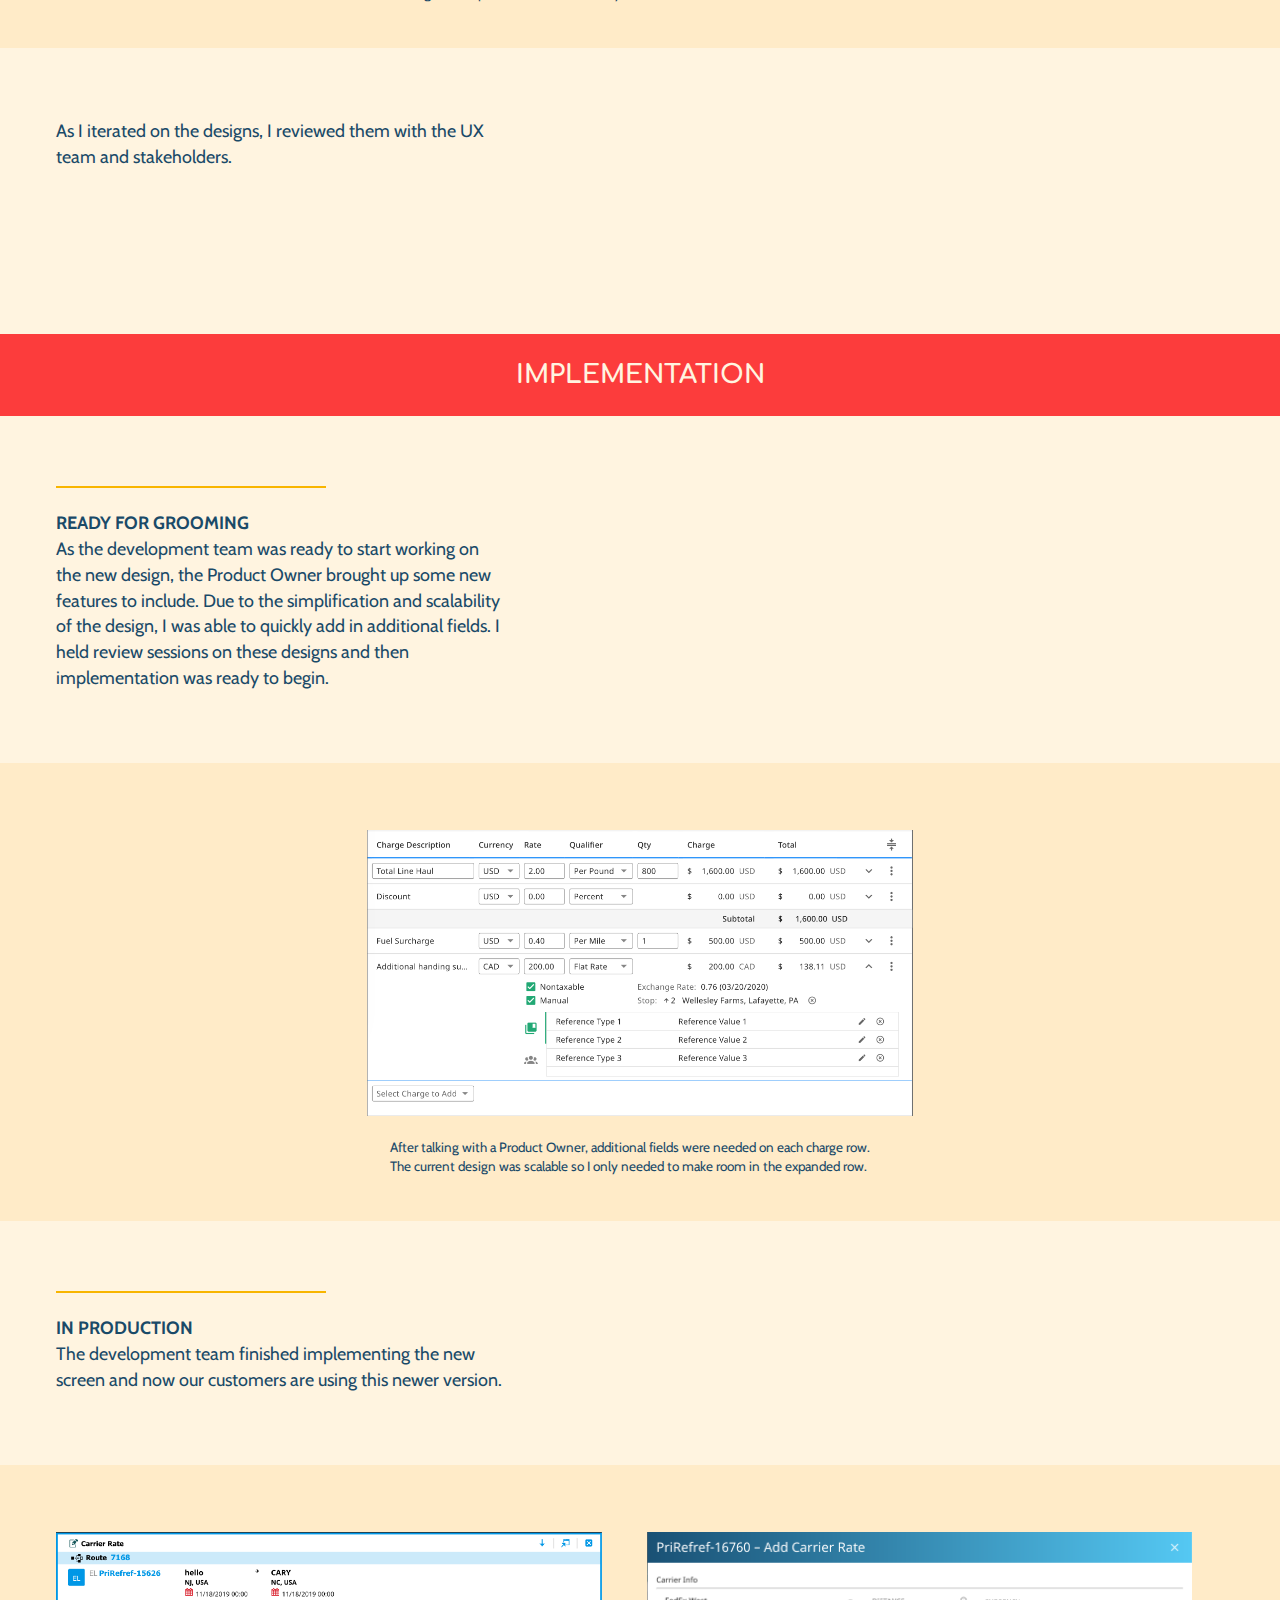
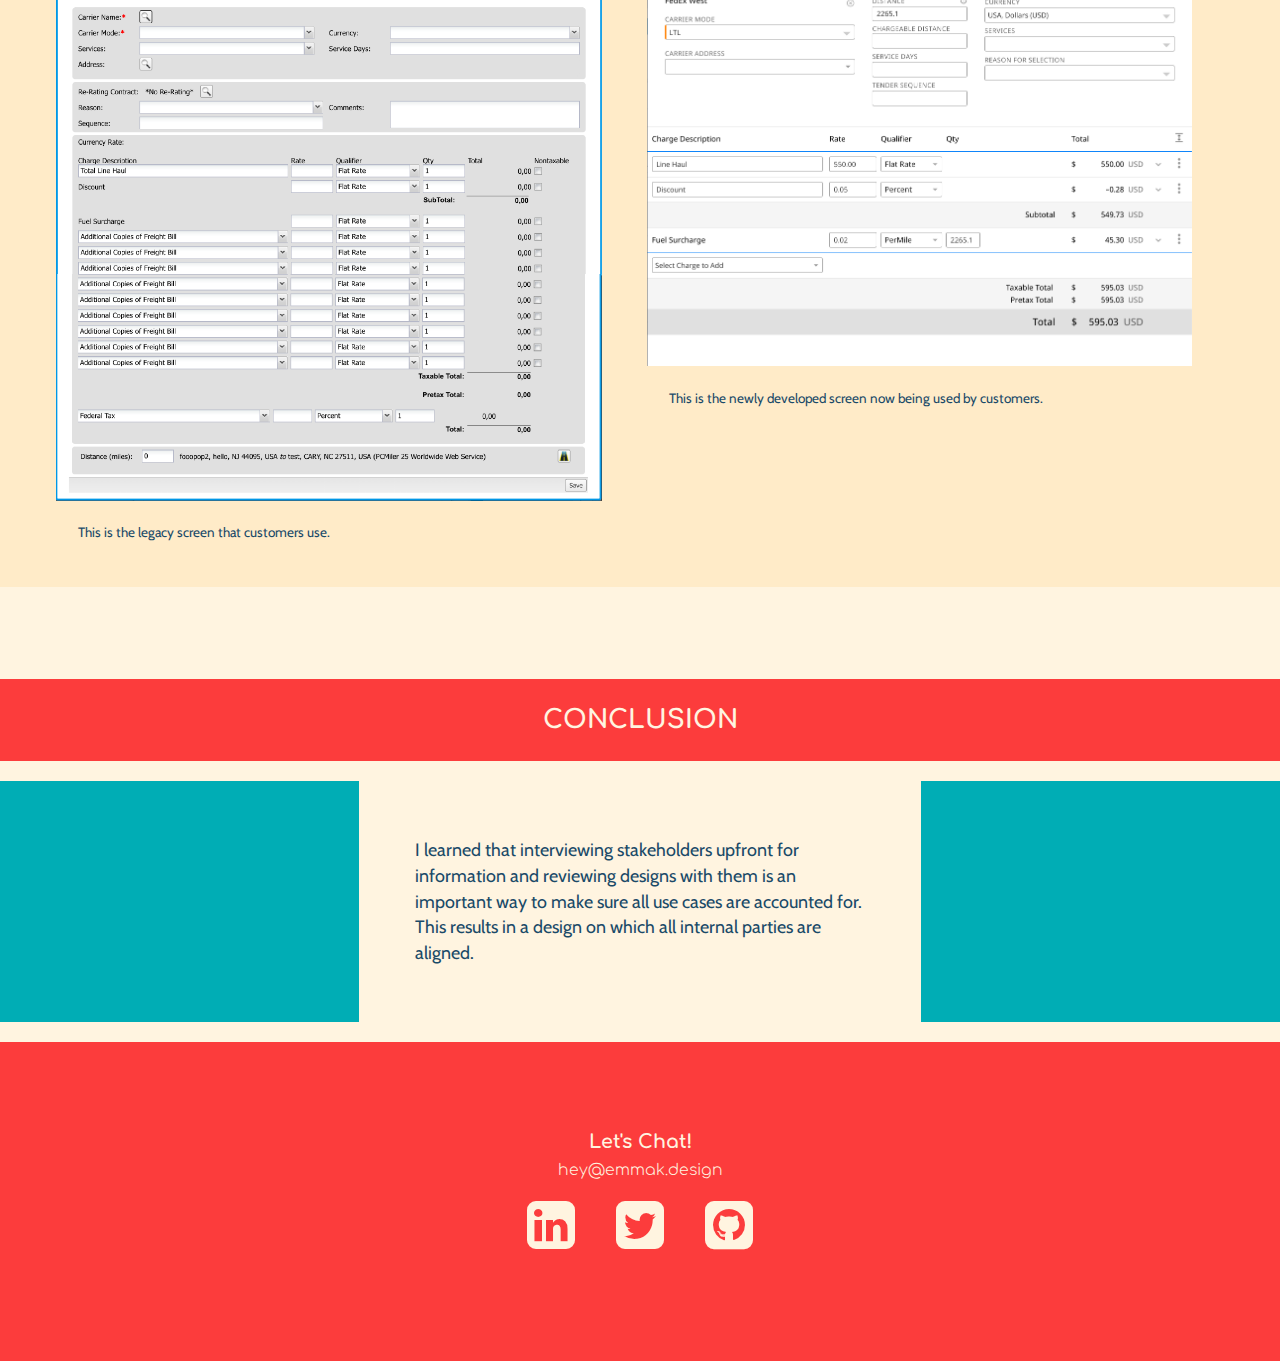
<file: mg-rating.html>
<!DOCTYPE html>
<html lang="en">
  <head>

    <!-- Global site tag (gtag.js) - Google Analytics -->
    <script async src="https://www.googletagmanager.com/gtag/js?id=UA-136491941-1"></script>
    <script>
      window.dataLayer = window.dataLayer || [];
      function gtag(){dataLayer.push(arguments);}
      gtag('js', new Date());

      gtag('config', 'UA-136491941-1');
    </script>

    <title>Portfolio | Emma Kwiatkowski</title>
    <meta name="viewport" content="width=device-width, initial-scale=1">
    <!-- Reset Browser Styles -->
    <link rel="stylesheet" href="styles/reset.css">
    <!-- Google Fonts -->
    <link href="https://fonts.googleapis.com/css?family=Cabin:400,400i,700|Comfortaa:300,400,700|Sofia" rel="stylesheet">
    <link href="https://fonts.googleapis.com/css?family=Lobster+Two|Muli:200,200i,400,400i,600,600i" rel="stylesheet">
    <!-- Font Awesome -->
    <link rel="stylesheet" href="https://maxcdn.bootstrapcdn.com/font-awesome/4.7.0/css/font-awesome.min.css">
    <!-- Custom Styles -->
    <link rel="stylesheet" href="styles/styles.css">
    <meta property="og:image" content="images/ek_logo.png">
  </head>
  <body>
    <div class="container secondary-container">
    <header>
      <svg viewBox="0 0 377 586" preserveAspectRatio="none" xmlns="http://www.w3.org/2000/svg">
        <path fill-rule="evenodd" clip-rule="evenodd" d="M376.523 481.199L180.052 566.95L188.052 585.28L376.523 503.021V481.199Z" fill="#FFF4E0"/>
        <path fill-rule="evenodd" clip-rule="evenodd" d="M0.667175 503.148L188.167 585.242L196.189 566.921L0.667175 481.315V503.148Z" fill="#FFF4E0"/>
        <path fill-rule="evenodd" clip-rule="evenodd" d="M0.667175 0.497803H375.667V461.367V462.205V481.551L188.167 563.358L0.667191 481.551L0.667181 462.205L0.667175 0.497803Z" fill="#F8B500"/>
      </svg>
      <nav>
        <ul class="menu">
          <li><a href="work.html">WORK</a></li>
          <li><a href="about.html">ABOUT</a></li>
          <li><a href="files/Emma-Kwiatkowski-Resume.pdf" target="_blank">RESUME</li>
        </ul>
        <a href="index.html">
          <img class="logo" src="images/ek_logo.png" alt="logo"/>
        </a>
      </nav>
      <div class="hero">
        <h1>Carrier Rating</h1>
        <p class="slogan">
            A redesign of old rating screens for MercuryGate's
            Transportation Management Software.
        </p>
      </div>
    </header>
    <main id="carrierrating-main">
      <section id="roles-deliv-tools">
        <div id="roles-deliv-tools-container">
          <ul id="roles">
            <li class="list-title">Roles</li>
            <li>Researcher</li>
            <li>Designer</li>
          </ul>
          <ul id="deliv">
            <li class="list-title">Deliverables</li>
            <li>Hi-Fidelity Mockups for Desktop</li>
            <li>Development Hand-off Documentation</li>
          </ul>
          <ul id="tools">
            <li class="list-title">Tools</li>
            <li>Sketch</li>
            <li>InVision</li>
            <li>Abstract</li>
          </ul>
        </div>
      </section>
      <h2 class="section-title">Project Definition</h2>
      <section id="problem">
        <h3 class="section-header">The Background</h3>
        <div class="content-area">
          <div id="problem-description" class="section-body">
            <p><span class="article-title">What Is Carrier Rating?</span><br/>
            In the transportation industry, there is a process called “Rating”
            which is adding a quote from a carrier on a load. This quote can be
            retrieved many ways, one of which is manual entry.</p>
            <p> There are many configurations that can be applied to a
              manual rating screen, such as charge-level currency, charge-level references
              and distributing a charge amongst many loads.</p>
          </div>
          <ul class="section-body">
            <li><p class="article-title">Here is an Example:</p></li>
            <li>
              <p>
                I am shipping 100 water bottles. I need someone to carry
                them from Raleigh to San Diego.
              </p>
            </li>
            <li>
              <p>
                I call up a carrier that I trust to do a good job. He says
                "I will do it for $500 plus 2 cents for every mile to cover fuel."
              </p>
            </li>
            <li>
              <p>
                I enter the carrier information and the rate provided on the
                Carrier Rating screen and save it to my load of 100 water bottles.
              </p>
            </li>
          </ul>
        </div>
      </section>
      <section class="alt-bg-color">
        <h3 class="section-header">The Problem</h3>
        <div class="content-area">
          <div class="section-body">
            <p>
              I was assigned this project because our customers
              are spread out over three different codebases. We needed everyone on
              the same, newest codebase. However, Carrier Rating wasn't the same on
              every codebase, so I needed to understand the differences and what
              customers actually needed to move to the newest codebase.
            </p>
          </div>
        </div>
        <div class="img-with-caption image-centered">
          <img src="images/rating/legacyrates.png"
            alt="Legacy Rating Screen Design" />
          <p class="caption">
            This is the original Carrier Rating screen that is still in use in
            the software.
          </p>
      </div>
      </section>
      <section id="solution">
        <h3 class="section-header">The Solution</h3>
        <div class="content-area">
          <ul class="section-body">
            <li>
              Make the form quick and easy to submit
            </li>
            <li>
              Make it easy to add charges
            </li>
            <li>
              Hide secondary details
            </li>
            <li>
              Use new MercuryGate design system
            </li>
          </ul>
        </div>
        <div class="img-with-caption image-centered">
          <img id="solution-img" src="images/rating/design-1.png"
            alt="Intial Rating Screen Design" />
          <p class="caption">
            This is the final design that I submitted to the development team.
          </p>
        </div>
      </section>
      <h2 class="section-title">Research & Discovery</h2>
      <section id="rating-ux-audit" class="alt-bg-color">
        <h3 class="section-header">UX Audit</h3>
        <div class="content-area">
          <div class="section-body">
            <p>
              <span class="bold">There was a lot learning ahead of me.</span>
              In order to fully understand the problem, my first step was to
              learn about rating and how it works in the MercuryGate software. This
              included external research as well as reading internal documentation.
            </p>
            <p>
              I then reviewed the existing screens within the system and simulated
              various scenarios to help me understand the current interaction.
            </p>
          </div>
          <div class="section-body">
            <p>
              The external and internal research helped me learn the
              relevant terminology and customer use cases which
              would be important for communicating with stakeholders.
            </p>
          </div>
        </div>
        <div class="image-area">
          <div class='img-with-caption'>
            <img id="rating-legacy-img" src="images/rating/legacyrates.png"
                alt="Old Legacy Rating Screen" />
            <div class="caption">
              This is the original rating screen that exists on the legacy codebase.
            </div>
          </div>
          <div class='img-with-caption'>
            <img id="rating-ezclick-img" src="images/rating/ezclickrates.png"
                      alt="Other Old Rating Screen" />
            <div class="caption">
              This is a more current version of the rating screen on a
              different codebase.
            </div>
          </div>
        </div>
      </section>
      <section id="rating-interviews">
        <h3 class="section-header">Stakeholder Interviews</h3>
        <div class="content-area">
          <p class="section-body">
            I spoke to internal stakeholders including Product Managers,
            Business Solutions Architects and Implementation Specialists to
            learn how customers currently use Carrier Rating and to understand
            the pain points.
          </p>
        </div>
      </section>
      <section id="rating-design-research" class="alt-bg-color">
        <h3 class="section-header">Design Research</h3>
        <div class="content-area">
          <p class="section-body">
            I conducted a search on google and dribbble
            for some inspiration. I looked for invoices, receipts, rates and
            quotes to understand how charges and totals are written and read.
          </p>
        </div>
      </section>
      <h2 class="section-title">Design</h2>
      <section id="hifi" class="work-rounds">
        <div class="section-body">
          <p class="article-title">Carrier Information</p>
          <p>
          There were two areas of information that I tackled.
          The carrier information needed to be organized in a logical manner. I
          put all required fields on the left, as that would be the first area
          a user would see. For organizing the rest of the carrier information area,
          I considered data length, importance and the relationship between other fields.
          </p>
        </div>
        <div class="image-area">
          <div class="img-with-caption image-centered">
            <img src="images/rating/design-1.png"
            alt="Rating Mockup" />
            <p class="caption">The carrier information panel organized with
            required fields to left and other fields arranged by field length
            and importance.</p>
          </div>
        </div>
        <div class="section-body">
          <p class="article-title">Rate Table</p>
          <p>
          When designing the rate table, I organized the input fields to match
          common receipt and invoice models. One of the issues with the existing
          screen was too much information on one line,
          cluttering the page with less important details. During the
          redesign, I prioritized the information and went through many
          iterations on a better way to expose the primary information.
          </p>
        </div>
        <div id="rating-design-images" class="image-area">
          <div class='img-with-caption'>
            <img src="images/rating/ratetable-v1.png"
            alt="Rate Table version 1" />
            <p class="caption">
              This is an intial design that has a more table-like view.
            </p>
          </div>
          <div class='img-with-caption'>
            <img src="images/rating/ratetable-v2.png"
            alt="Rate Table version 2" />
            <p class="caption">
              This is a later design that has all the inputs on one line, but
              includes redundant labels.
            </p>
          </div>
        </div>
        <div class="section-body">
          <p class="article-title">Secondary Charge Details</p>
          <p>
          In my design, secondary information was only exposed when a
          charge line was expanded. This helped the page remain simple and
          readable.
          </p>
        </div>
        <div id="rating-design-3" class="image-area">
          <div class='img-with-caption image-centered'>
            <img id="rating-design-3-img" src="images/rating/expandedrow.png"
            alt="Rate Table with Expanded Charge Row" />
            <p class="caption">
              A charge row expands to show secondary information.
            </p>
          </div>
        </div>
        <div class="section-body">
          <p class="work-rounds-conclusion">
            As I iterated on the designs, I reviewed them with the
            UX team and stakeholders.
          </p>
        </div>
      </section>
      <h2 class="section-title">Implementation</h2>
      <section id="rating-implementation" class="work-rounds">
        <div class="section-body">
          <p class="article-title">Ready for Grooming</p>
          <p>
          As the development team was ready to start working on the new design,
          the Product Owner brought up some new features to include. Due to the
          simplification and scalability of the design, I was able to quickly
          add in additional fields. I held review sessions on these
          designs and then implementation was ready to begin.
          </p>
        </div>
        <div id="rating-design-1" class="image-area">
          <div class='img-with-caption image-centered'>
            <img src="images/rating/expandedrow-allfields.png"
            alt="Rating Mockup with all possible fields" />
            <p class="caption">
              After talking with a Product Owner, additional fields were needed
              on each charge row. The current design was scalable so I only needed
              to make room in the expanded row.
            </p>
          </div>
        </div>
        <div class="section-body">
          <p class="article-title">In Production</p>
          <p>
            The development team finished implementing the new screen and now
            our customers are using this newer version.
          </p>
        </div>
        <div class="image-area">
          <div class='img-with-caption'>
            <img src="images/rating/legacyrates.png"
            alt="Developed rating screen" />
            <p class="caption">
              This is the legacy screen that customers use.
            </p>
          </div>
          <div class='img-with-caption'>
            <img src="images/rating/dev-1.png"
            alt="Developed rating screen" />
            <p class="caption">
              This is the newly developed screen now being used by customers.
            </p>
          </div>
        </div>
      </section>
      <h2 id="conclusion-title" class="section-title">Conclusion</h2>
      <section id="conclusion">
          <p class="section-body">
            I learned that interviewing stakeholders upfront for information and
            reviewing designs with them is an important way to make sure all use
            cases are accounted for. This results in a design on which all internal
            parties are aligned.
          </p>
      </section>
    </main>
    <footer>
      <div class="footer-container">
        <div class="email">
          <div>
            Let's Chat!
          </div>
          <a href="mailto:hey@emmak.design">
            hey@emmak.design
          </a>
        </div>
        <ul>
          <li>
            <a href="https://www.linkedin.com/in/emmakwiatkowski/" target="_blank">
              <i class="fa fa-linkedin-square" aria-hidden="true"></i>
            </a>
          </li>
          <li>
            <a href="https://twitter.com/emmakwiat" target="_blank">
              <i class="fa fa-twitter-square" aria-hidden="true"></i>
            </a>
          </li>
          <li>
            <a href="https://github.com/EmmaRyn" target="_blank">
              <i class="fa fa-github-square" aria-hidden="true"></i>
            </a>
          </li>
        </ul>
      </div>
    </footer>
  </div>
  </body>
</file>
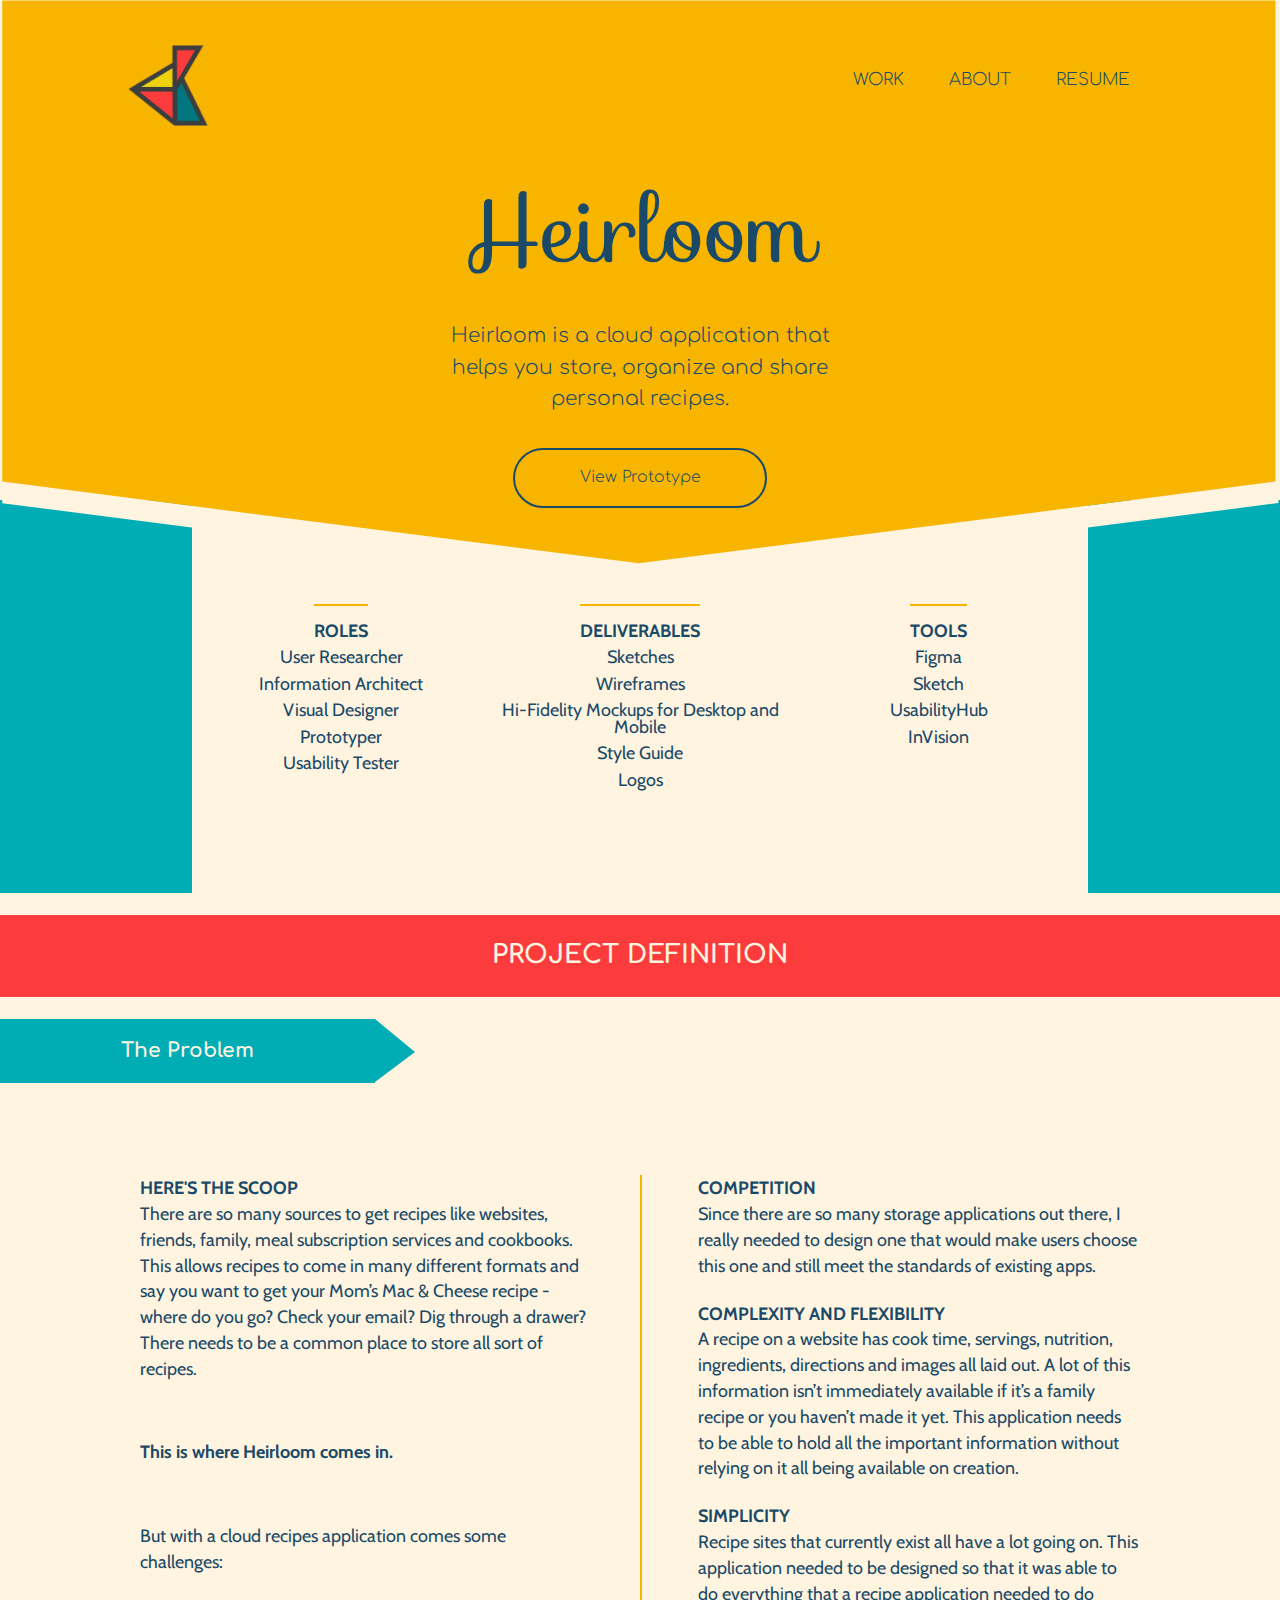
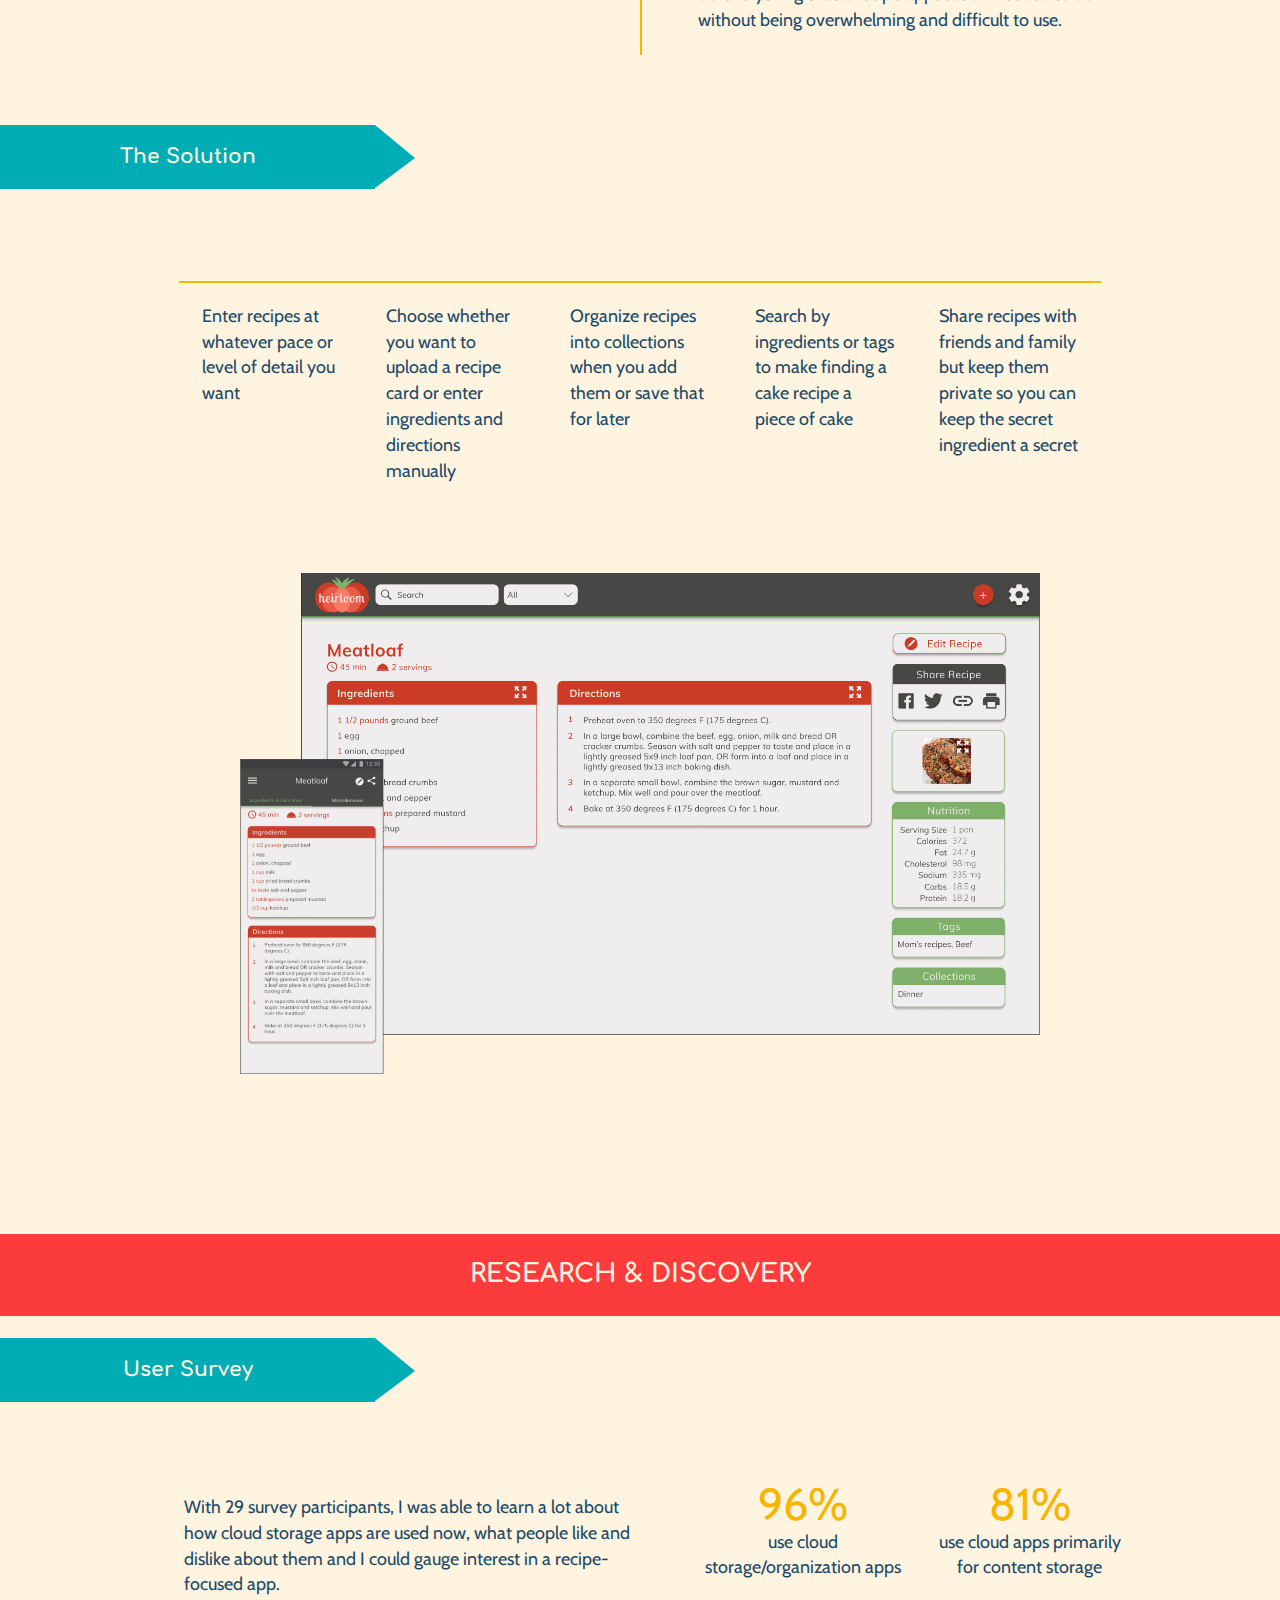
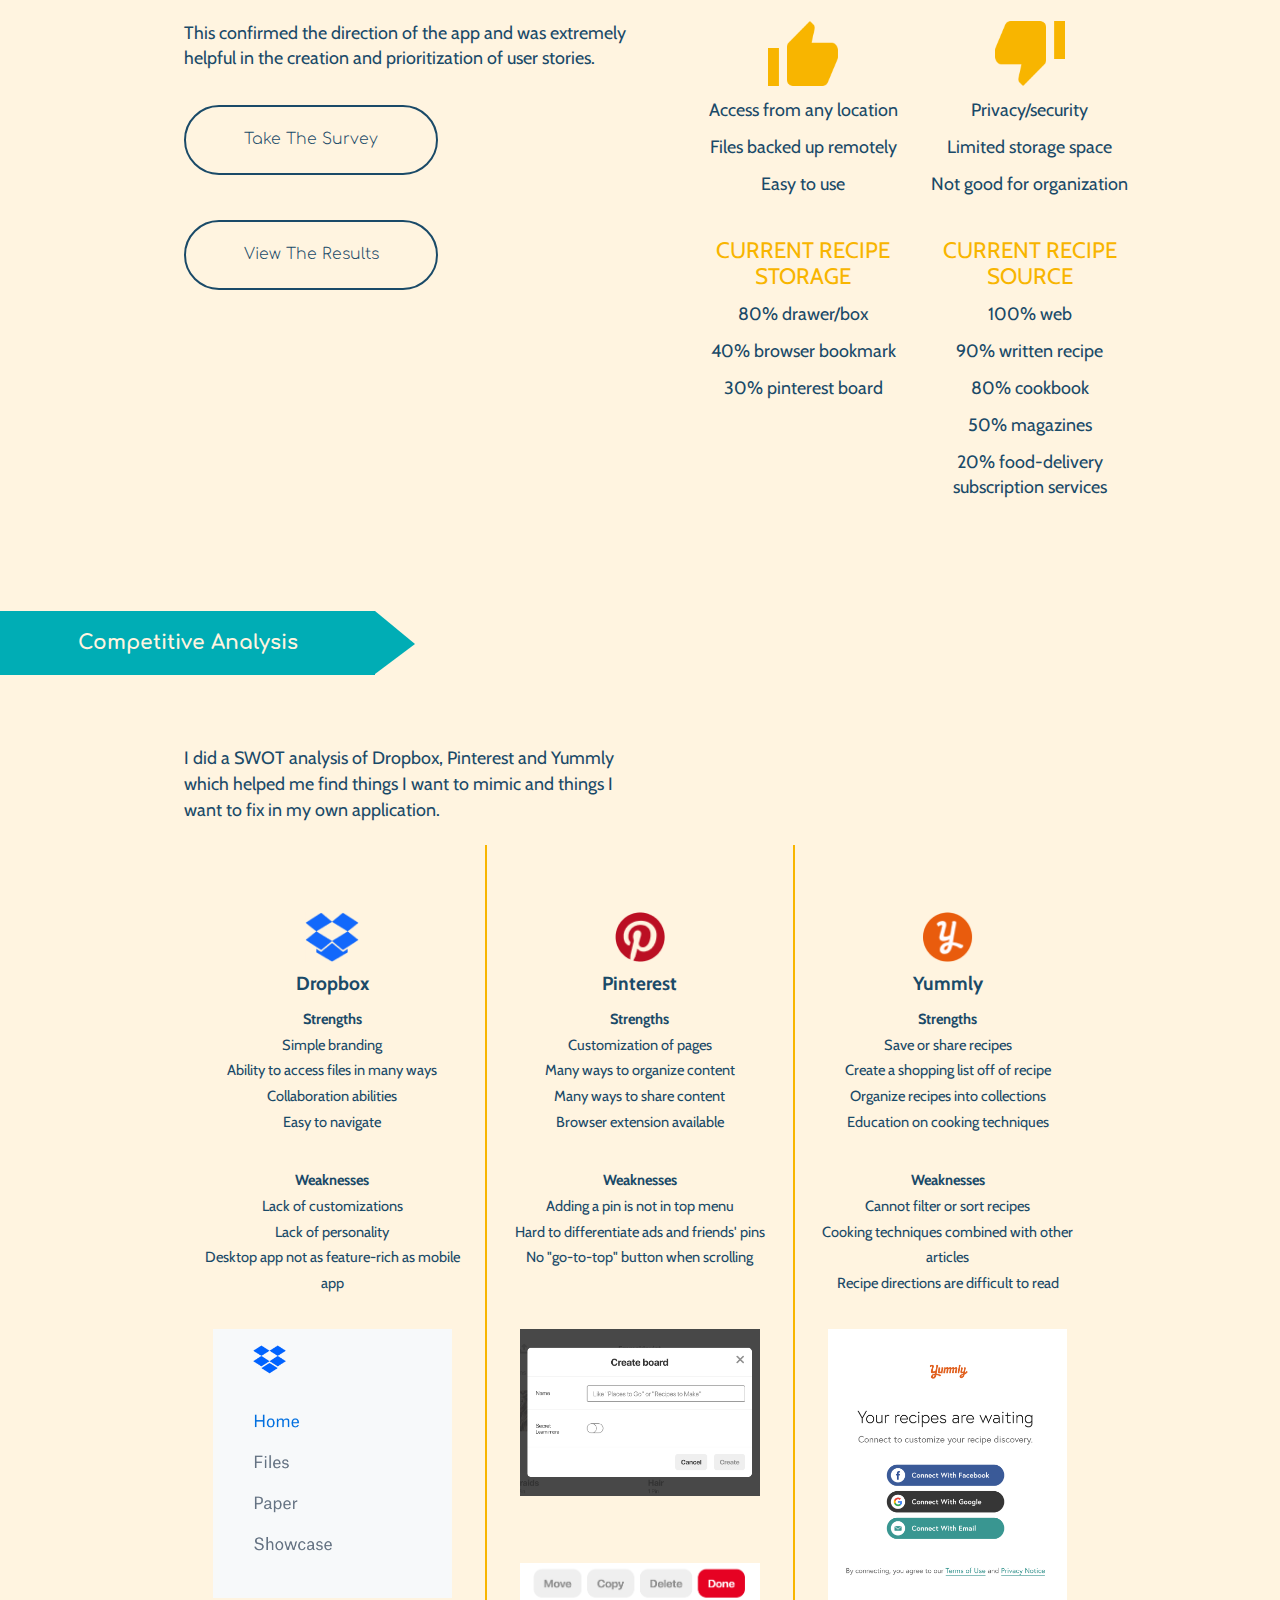
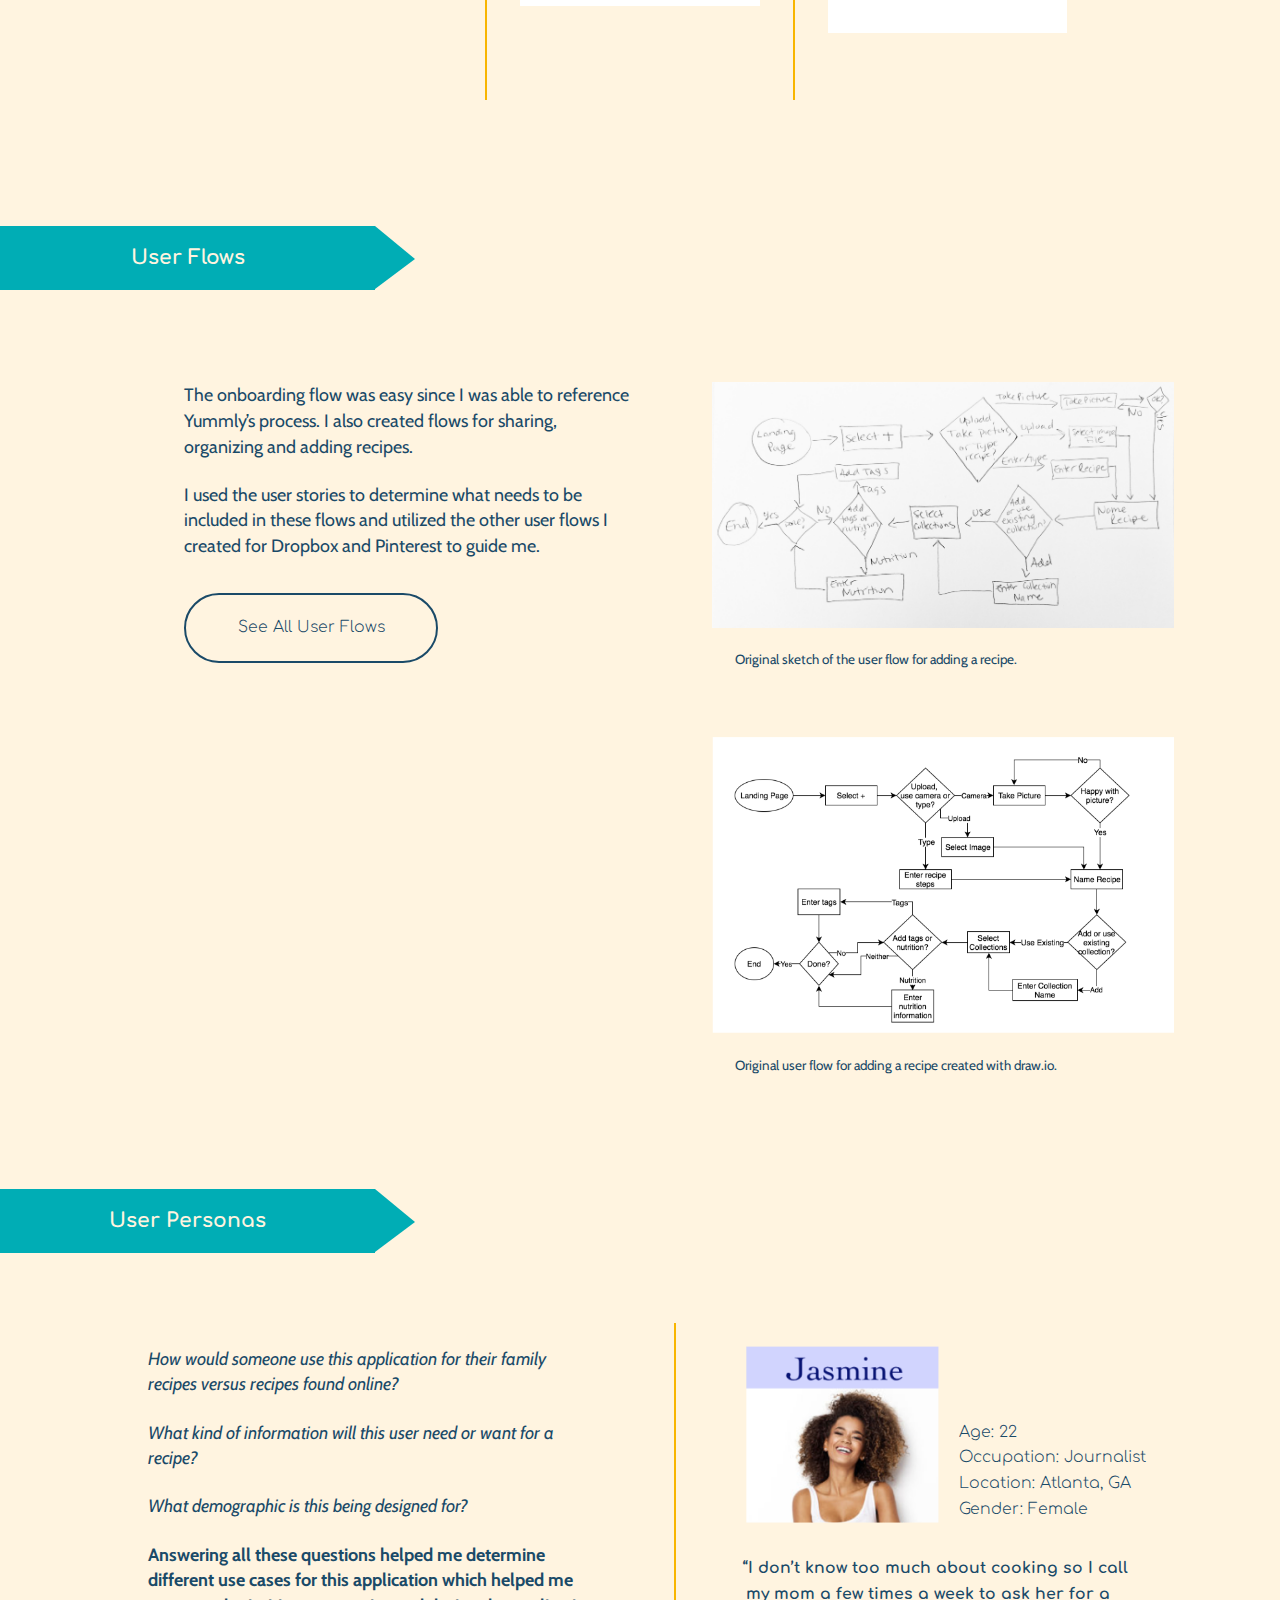
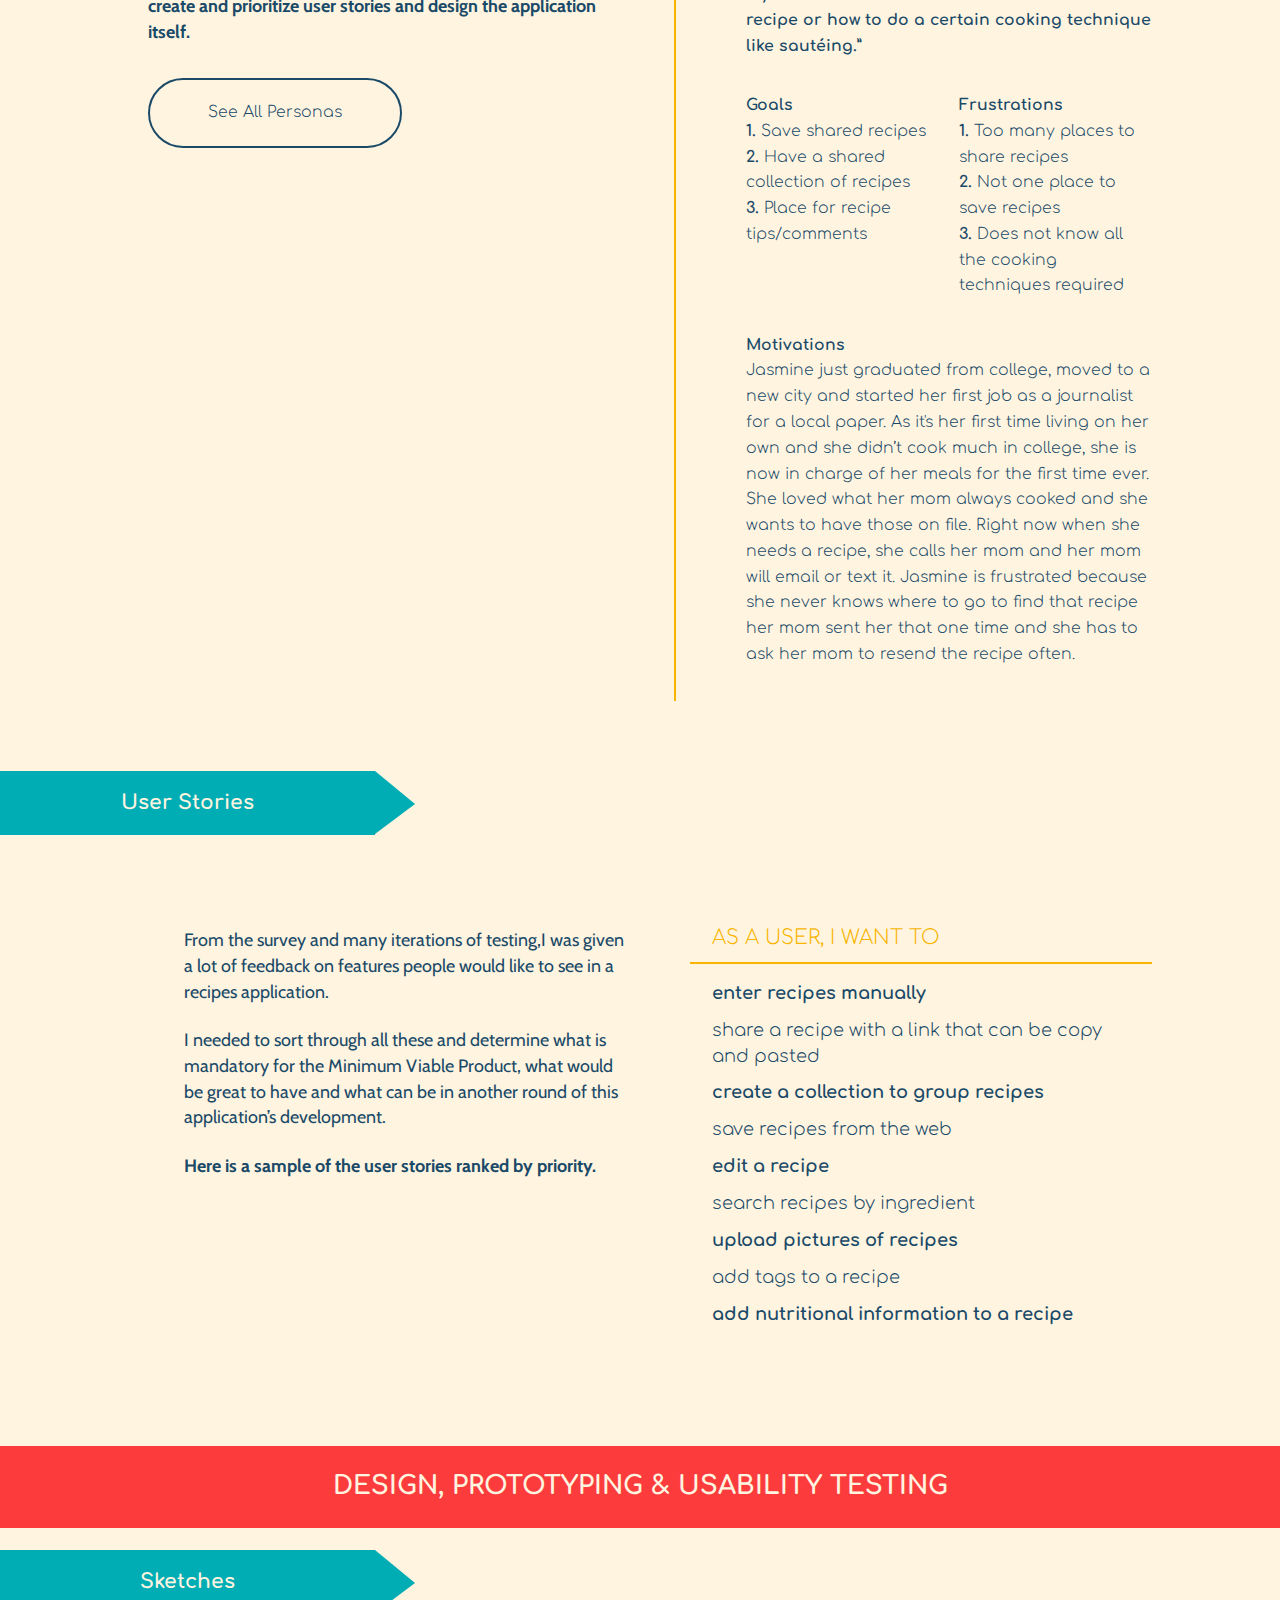
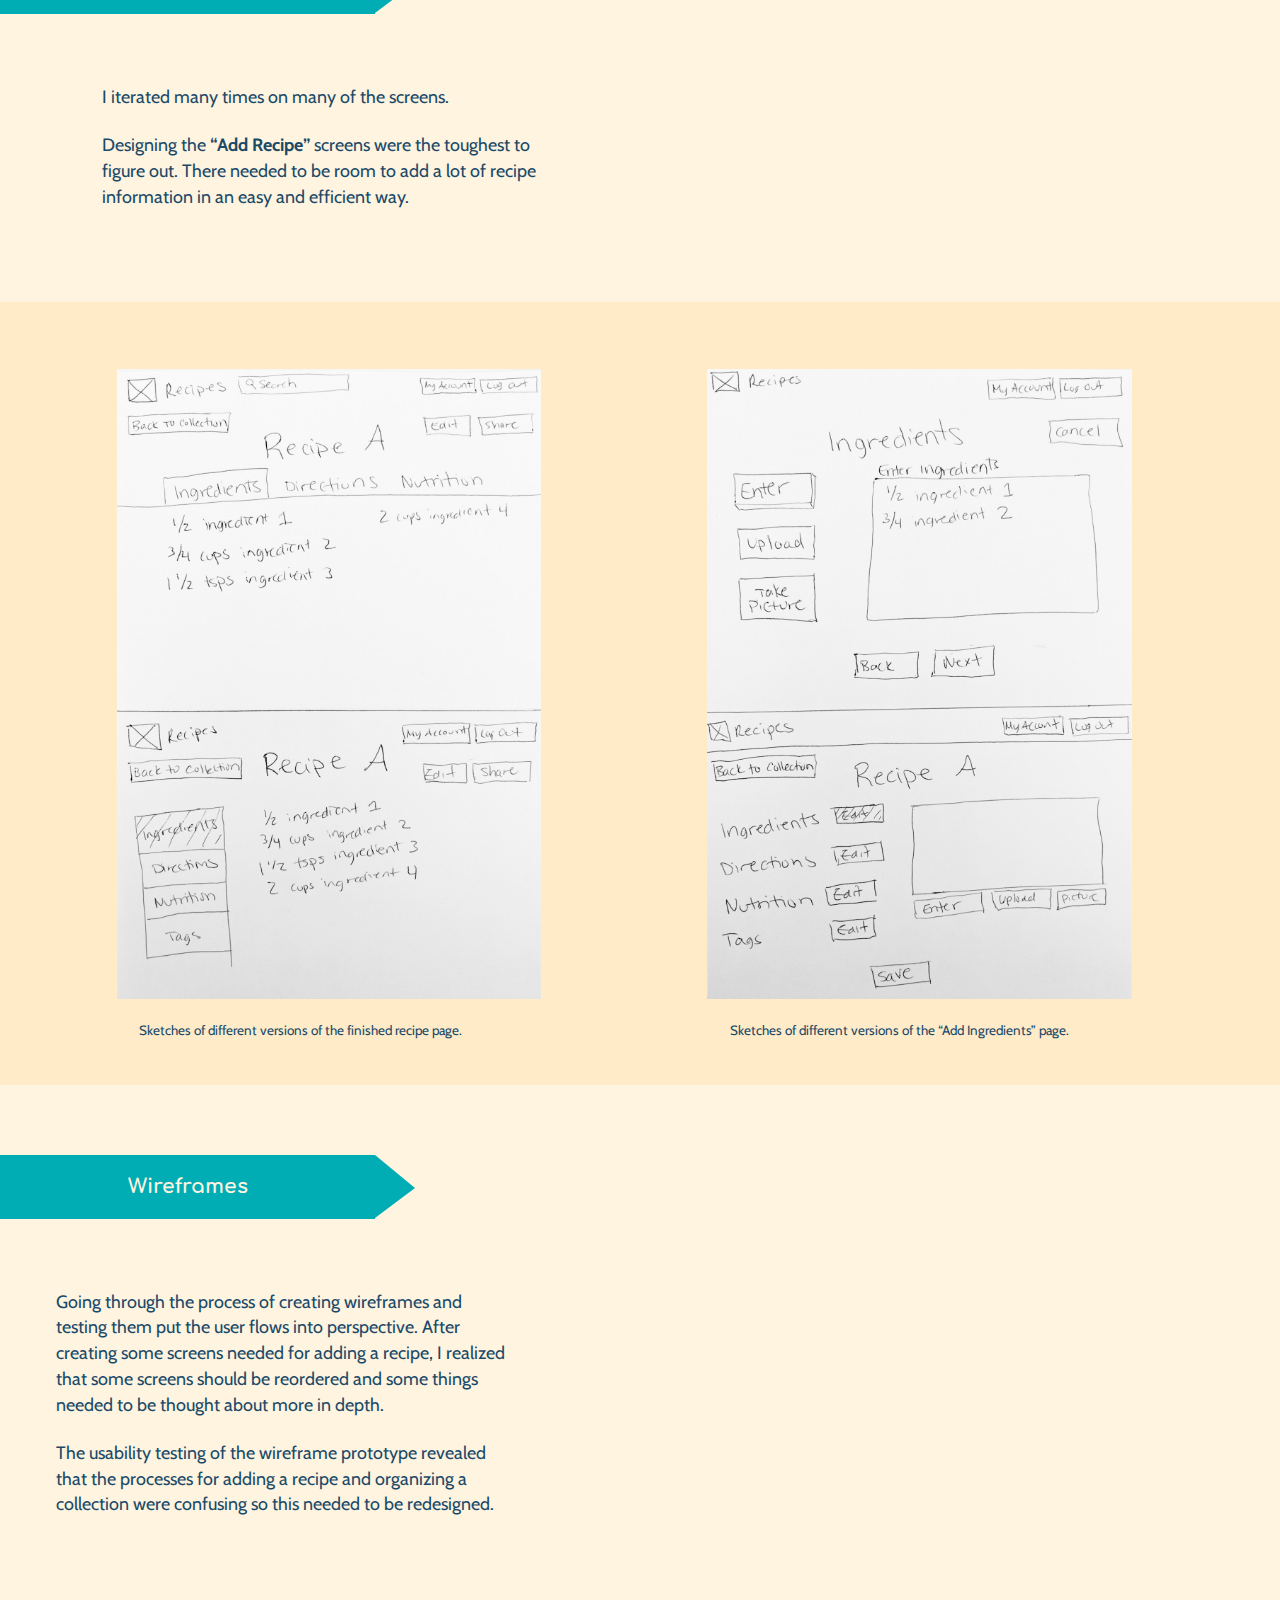
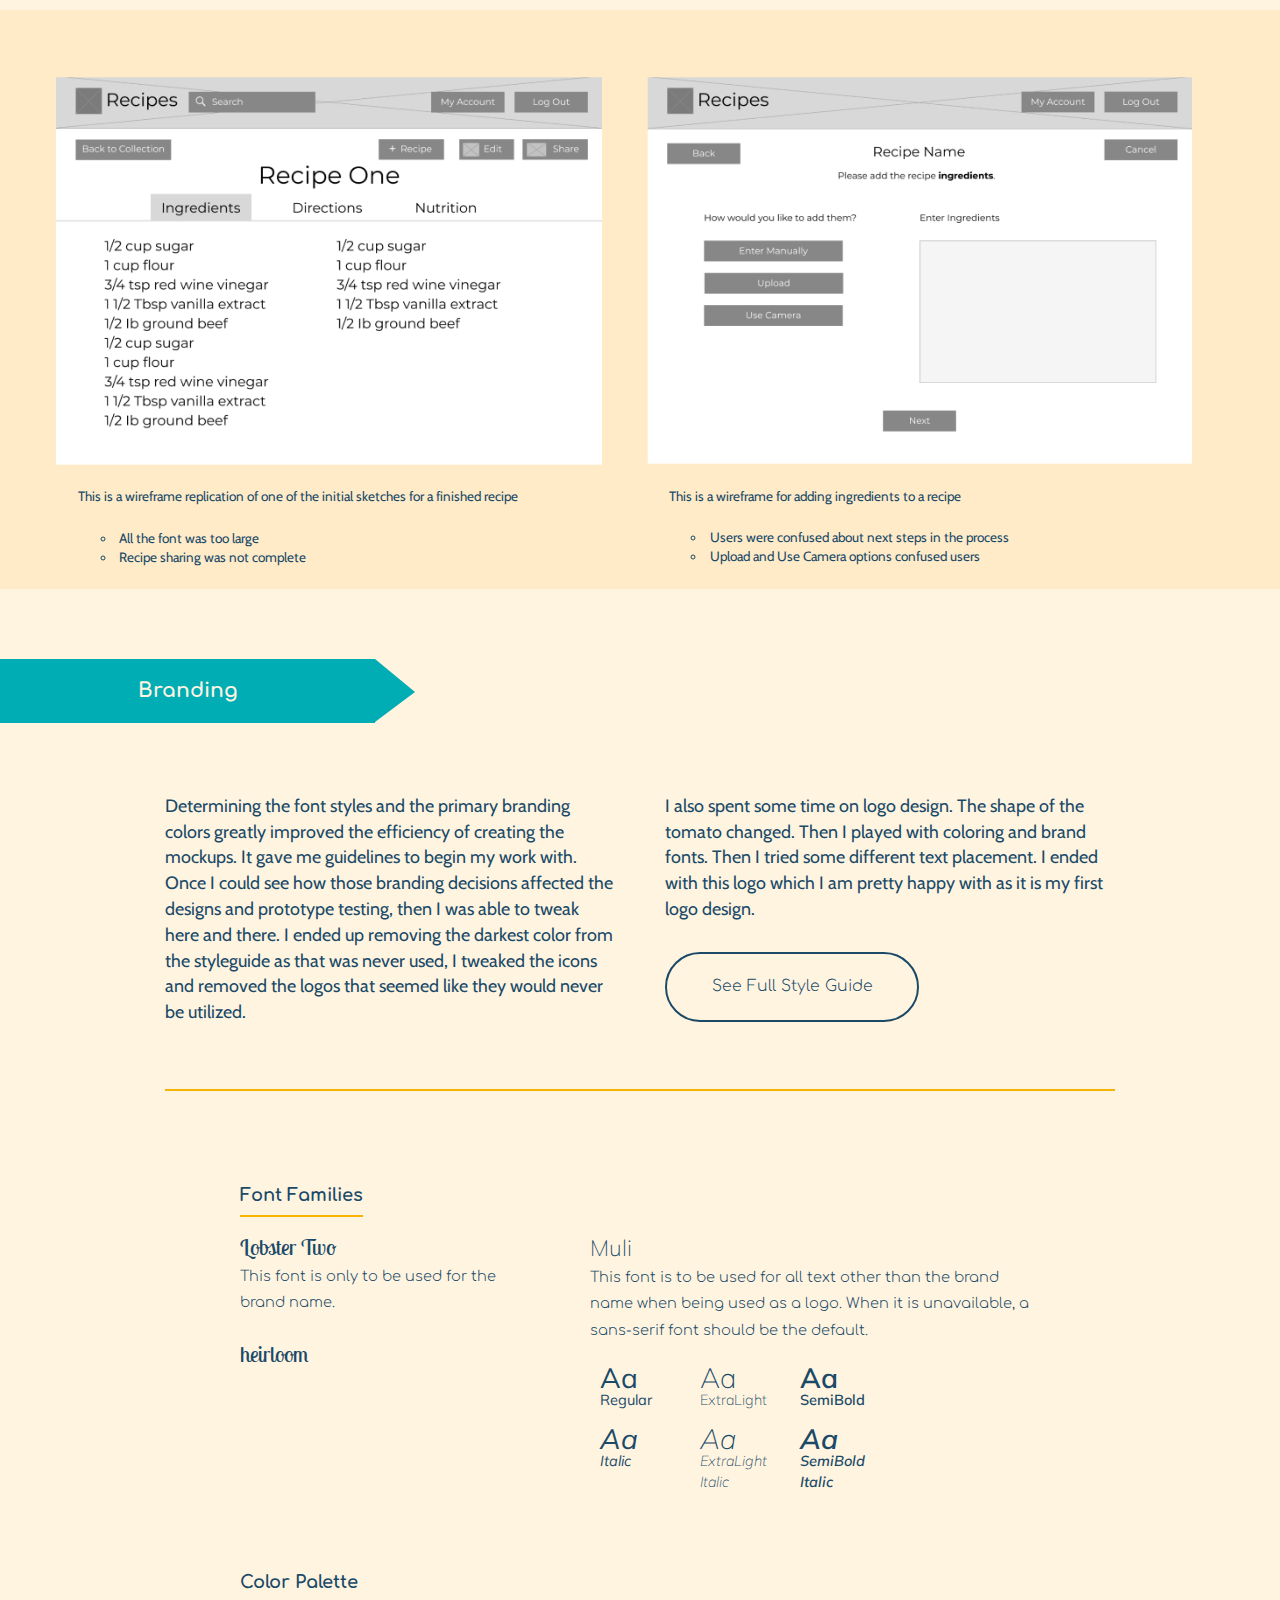
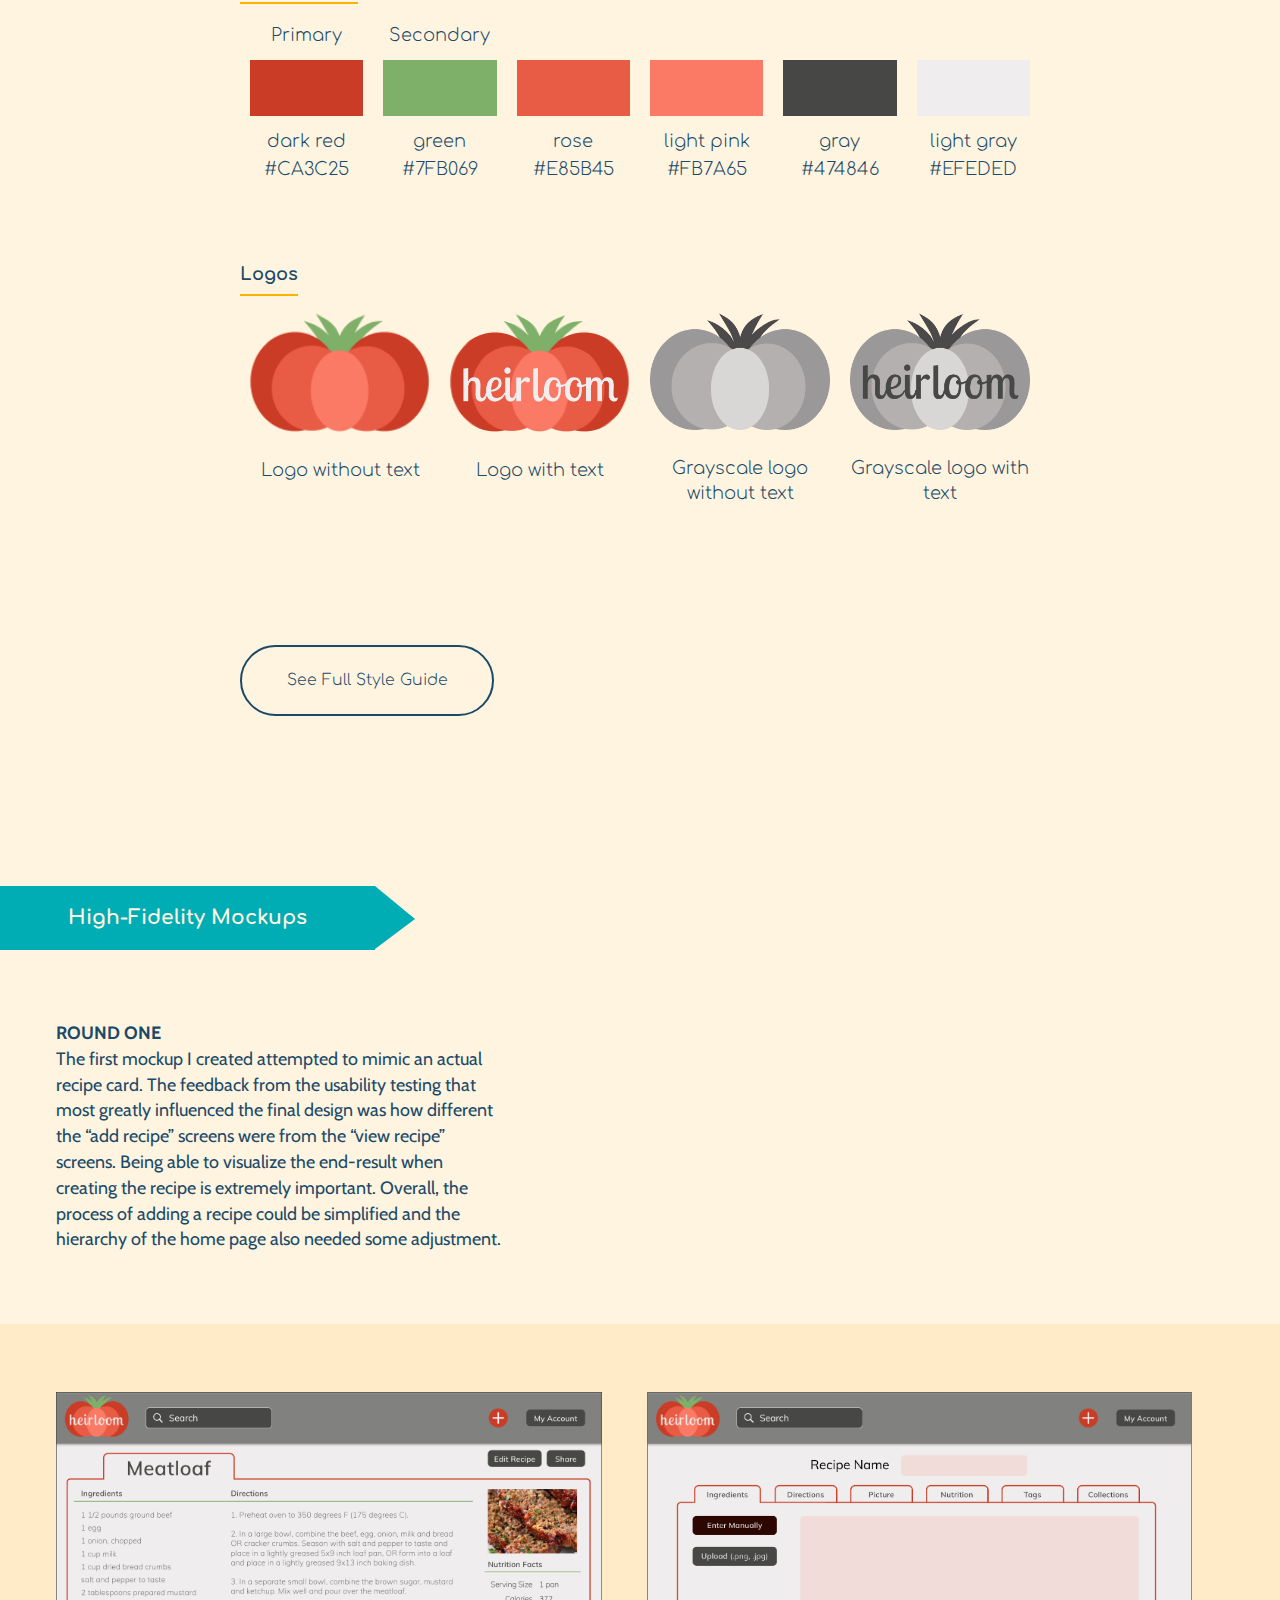
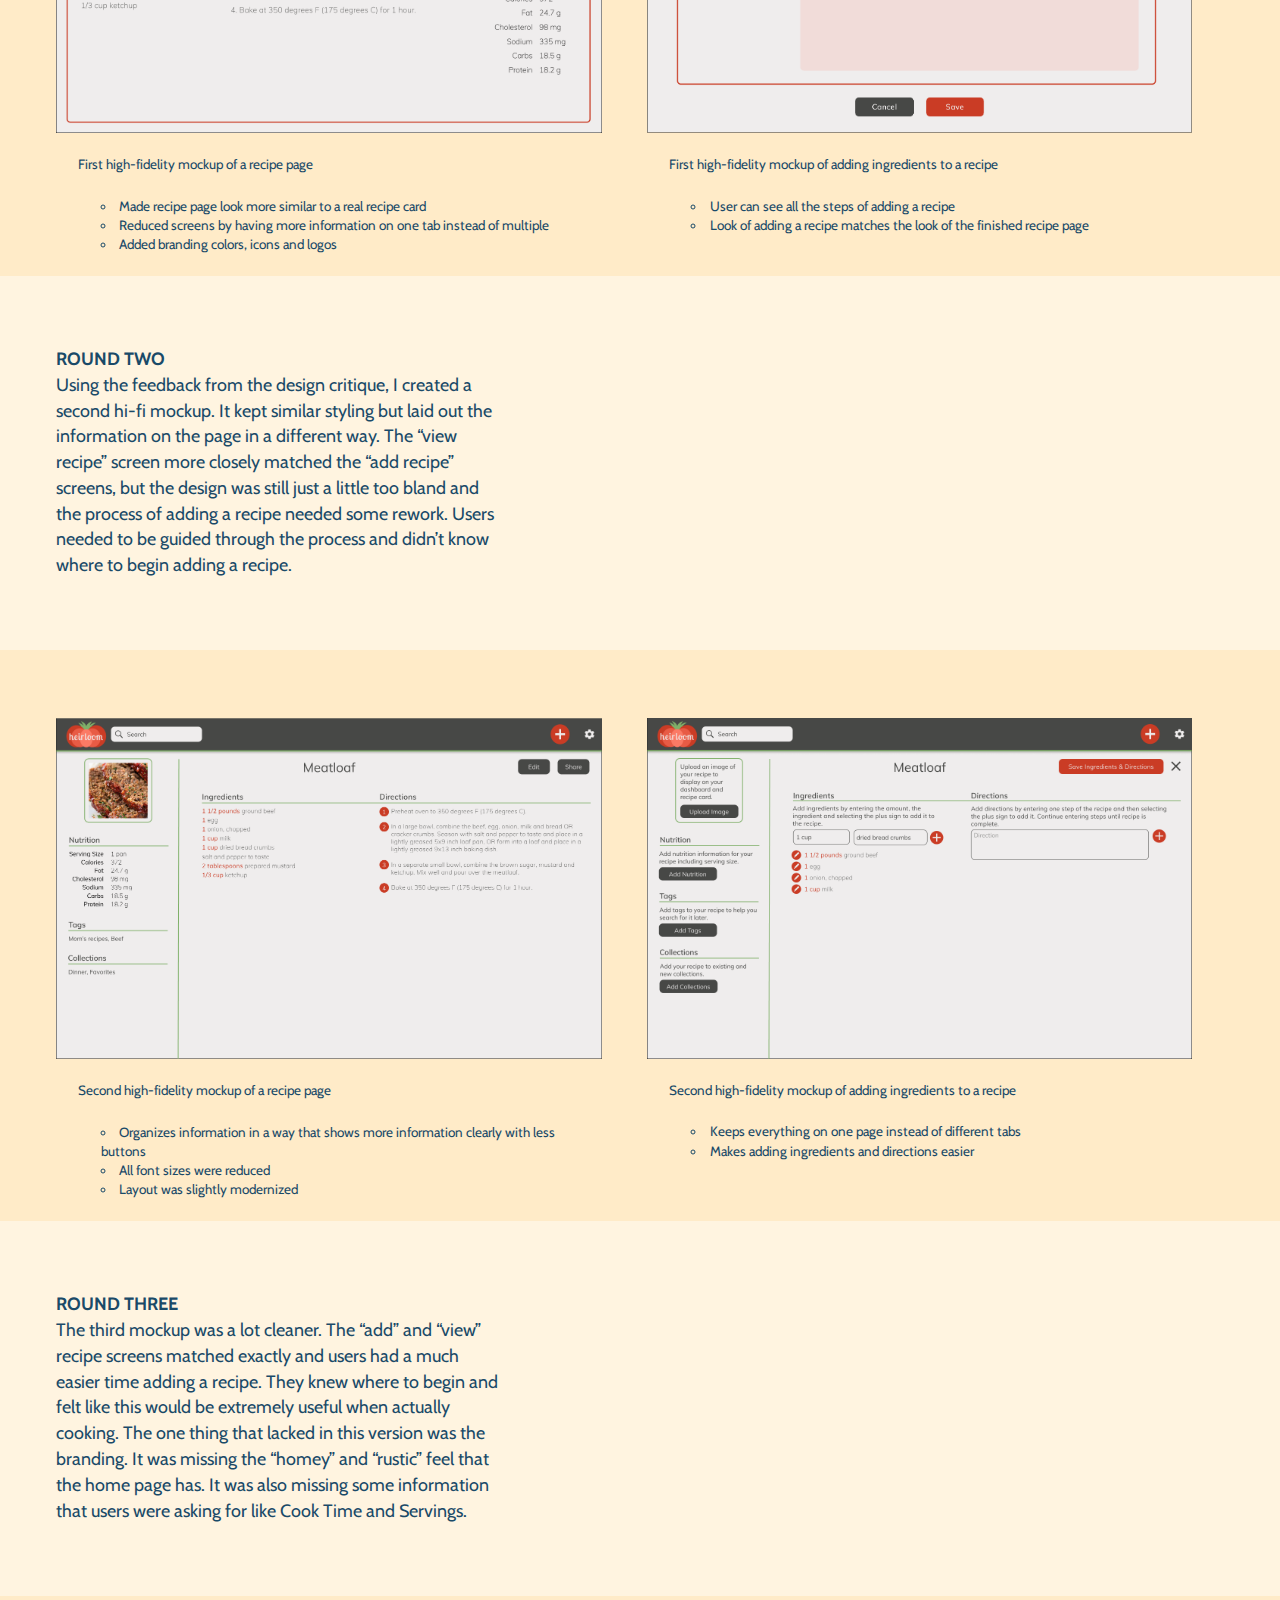
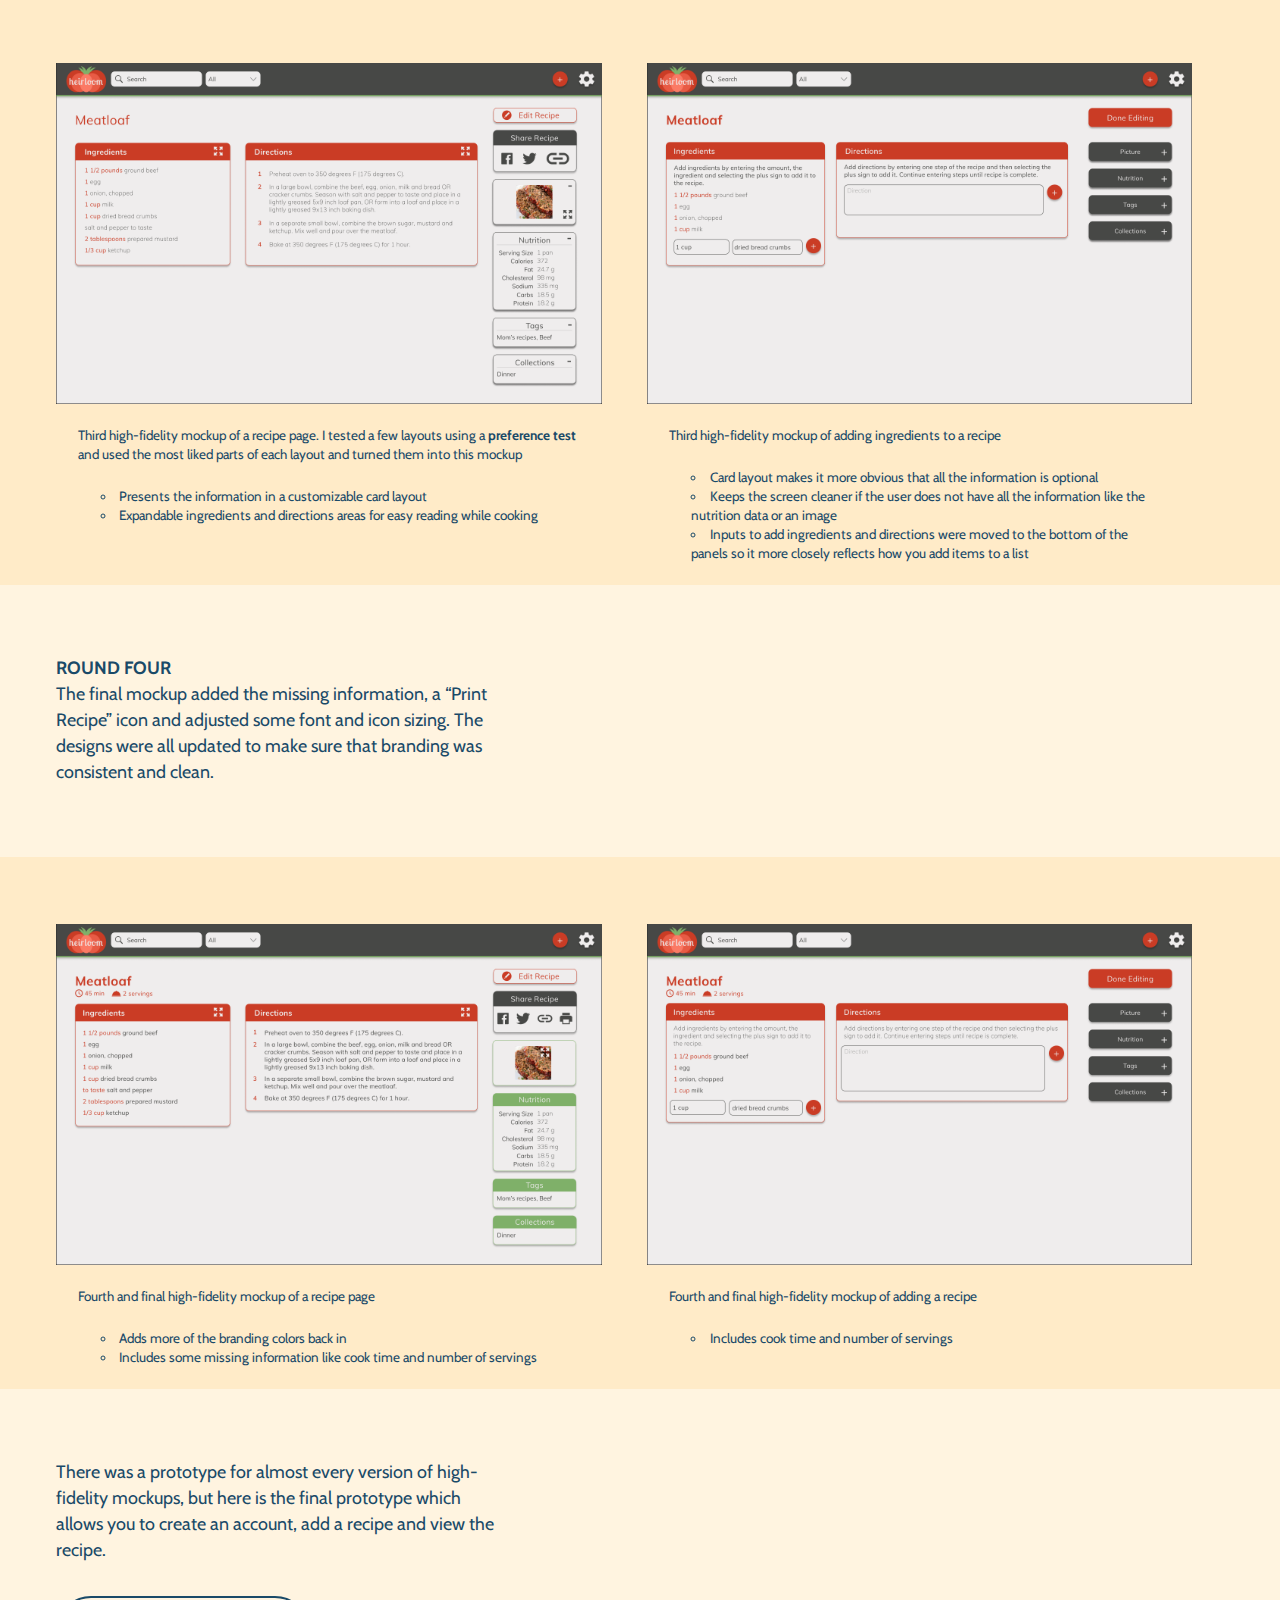
<file: project1.html>
<!DOCTYPE html>
<html lang="en">
  <head>

    <!-- Global site tag (gtag.js) - Google Analytics -->
    <script async src="https://www.googletagmanager.com/gtag/js?id=UA-136491941-1"></script>
    <script>
      window.dataLayer = window.dataLayer || [];
      function gtag(){dataLayer.push(arguments);}
      gtag('js', new Date());

      gtag('config', 'UA-136491941-1');
    </script>

    <title>Portfolio | Emma Kwiatkowski</title>
    <meta name="viewport" content="width=device-width, initial-scale=1">
    <!-- Reset Browser Styles -->
    <link rel="stylesheet" href="styles/reset.css">
    <!-- Google Fonts -->
    <link href="https://fonts.googleapis.com/css?family=Cabin:400,400i,700|Comfortaa:300,400,700|Sofia" rel="stylesheet">
    <link href="https://fonts.googleapis.com/css?family=Lobster+Two|Muli:200,200i,400,400i,600,600i" rel="stylesheet">
    <!-- Font Awesome -->
    <link rel="stylesheet" href="https://maxcdn.bootstrapcdn.com/font-awesome/4.7.0/css/font-awesome.min.css">
    <!-- Custom Styles -->
    <link rel="stylesheet" href="styles/styles.css">
    <meta property="og:image" content="images/ek_logo.png">
  </head>
  <body>
    <div id="project-1-container" class="container secondary-container">
    <header>
      <svg viewBox="0 0 377 586" preserveAspectRatio="none" xmlns="http://www.w3.org/2000/svg">
        <path fill-rule="evenodd" clip-rule="evenodd" d="M376.523 481.199L180.052 566.95L188.052 585.28L376.523 503.021V481.199Z" fill="#FFF4E0"/>
        <path fill-rule="evenodd" clip-rule="evenodd" d="M0.667175 503.148L188.167 585.242L196.189 566.921L0.667175 481.315V503.148Z" fill="#FFF4E0"/>
        <path fill-rule="evenodd" clip-rule="evenodd" d="M0.667175 0.497803H375.667V461.367V462.205V481.551L188.167 563.358L0.667191 481.551L0.667181 462.205L0.667175 0.497803Z" fill="#F8B500"/>
      </svg>
      <nav>
        <ul class="menu">
          <li><a href="work.html">WORK</a></li>
          <li><a href="about.html">ABOUT</a></li>
          <li><a href="files/Emma-Kwiatkowski-Resume.pdf" target="_blank">RESUME</li>
        </ul>
        <a href="index.html">
          <img class="logo" src="images/ek_logo.png" alt="logo"/>
        </a>
      </nav>
      <div class="hero">
        <h1>Heirloom</h1>
        <p class="slogan">
            Heirloom is a cloud application that helps you store, organize and
            share personal recipes.
        </p>
        <a class="button" href="https://invis.io/EHOPS5DRBVC" target="_blank">View Prototype</a>
      </div>
    </header>
    <main id="heirloom-main">
      <section id="roles-deliv-tools">
        <div id="roles-deliv-tools-container">
          <ul id="roles">
            <li class="list-title">Roles</li>
            <li>User Researcher</li>
            <li>Information Architect</li>
            <li>Visual Designer</li>
            <li>Prototyper</li>
            <li>Usability Tester</li>
          </ul>
          <ul id="deliv">
            <li class="list-title">Deliverables</li>
            <li>Sketches</li>
            <li>Wireframes</li>
            <li>Hi-Fidelity Mockups for Desktop and Mobile</li>
            <li>Style Guide</li>
            <li>Logos</li>
          </ul>
          <ul id="tools">
            <li class="list-title">Tools</li>
            <li>Figma</li>
            <li>Sketch</li>
            <li>UsabilityHub</li>
            <li>InVision</li>
          </ul>
        </div>
      </section>
      <h2 class="section-title">Project Definition</h2>
      <section id="problem">
        <h3 class="section-header">The Problem</h3>
        <div class="content-area">
          <div id="problem-description" class="section-body">
            <p><span class="article-title">Here's The Scoop</span><br/>
            There are so many sources to get recipes like websites, friends,
            family, meal subscription services and cookbooks. This allows
            recipes to come in many different formats and say you want to get
            your Mom’s Mac & Cheese recipe - where do you go? Check your email?
            Dig through a drawer? There needs to be a common place to store all
            sort of recipes.</p>
            <p class="bold">This is where Heirloom comes in.</p>
            <p>But with a cloud recipes application comes some challenges:</p>
          </div>
          <ul class="section-body">
            <li>
              <p class="article-title">Competition</p>
              <p>
                Since there are so many storage applications out there, I really
                needed to design one that would make users choose this one and
                still meet the standards of existing apps.
              </p>
            </li>
            <li>
              <p class="article-title">Complexity and Flexibility</p>
              <p>
                A recipe on a website has cook time, servings, nutrition,
                ingredients, directions and images all laid out. A lot of this
                information isn’t immediately available if it’s a family recipe
                or you haven’t made it yet. This application needs to be able
                to hold all the important information without relying on it all
                 being available on creation.
              </p>
            </li>
            <li>
              <p class="article-title">Simplicity</p>
              <p>
                Recipe sites that currently exist all have a lot going on. This
                application needed to be designed so that it was able to do
                everything that a recipe application needed to do without being
                overwhelming and difficult to use.
              </p>
            </li>
          </ul>
        </div>
      </section>
      <section id="solution">
        <h3 class="section-header">The Solution</h3>
        <div class="content-area">
          <ul class="section-body">
            <li>
              Enter recipes at whatever pace or level of detail you want
            </li>
            <li>
              Choose whether you want to upload a recipe card or enter
              ingredients and directions manually
            </li>
            <li>
              Organize recipes into collections when you add them or save
              that for later
            </li>
            <li>
              Search by ingredients or tags to make finding a cake
              recipe a piece of cake
            </li>
            <li>
              Share recipes with friends and family but keep them private so you
              can keep the secret ingredient a secret
            </li>
          </ul>
        </div>
        <img id="solution-img" src="images/heirloom-solution.png"
            alt="Heirloom Solution" />
      </section>
      <h2 class="section-title">Research & Discovery</h2>
      <section id="user-survey">
        <h3 class="section-header">User Survey</h3>
        <div class="content-area">
          <div class="section-body">
            <p>
              With 29 survey participants, I was able to learn a lot about how
              cloud storage apps are used now, what people like and dislike
              about them and I could gauge interest in a recipe-focused app.
            </p>
            <p>
              This confirmed the direction of the app and was extremely helpful
              in the creation and prioritization of user stories.
            </p>
            <a class="button" href="https://forms.gle/3CN97viunJGGNkTg8"
            target="_blank">Take The Survey</a>
            <a class="button" href="files/heirloom-survey-results.pdf"
            target="_blank">View The Results</a>
          </div>
          <div id="survey-images">
            <ul id="survey-stats">
              <li class="stat">
                <div class="stat-title">96%</div>
                <div>use cloud storage/organization apps</div>
              </li>
              <li class="stat">
                <div class="stat-title">81%</div>
                <div>use cloud apps primarily for content storage</div>
              </li>
              <li class="stat">
                <div class="stat-title"><img src="images/thumbs-up.png" alt="Likes" class="stat-title-img"></div>
                <div>Access from any location</div>
                <div>Files backed up remotely</div>
                <div>Easy to use</div>
              </li>
              <li class="stat">
                <div class="stat-title"><img src="images/thumbs-down.png" alt="Dislikes" class="stat-title-img"></div>
                <div>Privacy/security</div>
                <div>Limited storage space</div>
                <div>Not good for organization</div>
              </li>
              <li class="stat">
                <div class="stat-title stat-header-text">CURRENT RECIPE STORAGE</div>
                <div>80% drawer/box</div>
                <div>40% browser bookmark</div>
                <div>30% pinterest board</div>
              </li>
              <li class="stat">
                <div class="stat-title stat-header-text">CURRENT RECIPE SOURCE</div>
                <div>100% web</div>
                <div>90% written recipe</div>
                <div>80% cookbook</div>
                <div>50% magazines</div>
                <div>20% food-delivery subscription services</div>
              </li>
            </ul>
          </div>
        </div>
      </section>
      <section id="competitive-analysis">
        <h3 class="section-header">Competitive Analysis</h3>
        <div class="content-area">
          <p class="section-body">
            I did a SWOT analysis of Dropbox, Pinterest
            and Yummly which helped me find things I want to
            mimic and things I want to fix in my own application.
          </p>
          <div id="comp-container">
            <ul id="dropbox" class="section-body">
              <li>
                <img class="comp-logo" src="images/heirloom-dropbox-logo.png"
                alt="Dropbox Logo" />
              </li>
              <li class="comp-title">
                Dropbox
              </li>
              <li class="comp-body">
                <span class="bold">Strengths</span><br/>
                Simple branding<br/>
                Ability to access files in many ways<br/>
                Collaboration abilities<br/>
                Easy to navigate
              </li>
              <li class="comp-body">
                <span class="bold">Weaknesses</span><br/>
                Lack of customizations<br/>
                Lack of personality<br/>
                Desktop app not as feature-rich as mobile app<br/>
              </li>
              <li>
                <img id="dropbox-img" class="comp-img" src="images/heirloom-dropbox.png"
                alt="Dropbox Screen" />
              </li>
            </ul>
            <ul id="pinterest" class="section-body">
              <li>
                <img class="comp-logo" src="images/heirloom-pinterest-logo.png"
                alt="Pinterest Logo" />
              </li>
              <li class="comp-title">
                Pinterest
              </li>
              <li class="comp-body">
                <span class="bold">Strengths</span><br/>
                Customization of pages<br/>
                Many ways to organize content<br/>
                Many ways to share content<br/>
                Browser extension available
              </li>
              <li class="comp-body">
                <span class="bold">Weaknesses</span><br/>
                Adding a pin is not in top menu<br/>
                Hard to differentiate ads and friends' pins<br/>
                No "go-to-top" button when scrolling<br/>
              </li>
              <li>
                <img id="pinterest-img-1" class="comp-img" src="images/heirloom-pinterest-1.png"
                alt="Pinterest Screen" />
              </li>
              <li>
                <img id="pinterest-img-2" class="comp-img" src="images/heirloom-pinterest-2.png"
                alt="Pinterest Screen" />
              </li>
            </ul>
            <ul id="yummly" class="section-body">
              <li>
                <img class="comp-logo" src="images/heirloom-yummly-logo.png"
                alt="Yummly Logo" />
              </li>
              <li class="comp-title">
                Yummly
              </li>
              <li class="comp-body">
                <span class="bold">Strengths</span><br/>
                Save or share recipes<br/>
                Create a shopping list off of recipe<br/>
                Organize recipes into collections<br/>
                Education on cooking techniques
              </li>
              <li class="comp-body">
                <span class="bold">Weaknesses</span><br/>
                Cannot filter or sort recipes<br/>
                Cooking techniques combined with other articles<br/>
                Recipe directions are difficult to read<br/>
              </li>
              <li>
                <img id="yummly-img" class="comp-img" src="images/heirloom-yummly.png"
                alt="Yummly Onboarding Screen" />
              </li>
            </ul>
          </div>
        </div>
      </section>
      <section id="user-flows">
        <h3 class="section-header">User Flows</h3>
        <div class="content-area">
          <div id="flows-description" class="section-body">
            <p>
              The onboarding flow was easy since I was able to reference
              Yummly’s process. I also created flows for sharing, organizing
              and adding recipes.
            </p>
            <p>
              I used the user stories to determine what needs to be included
              in these flows and utilized the other user flows I created for
              Dropbox and Pinterest to guide me.
            </p>
            <a class="button" href="files/heirloom-userflows.pdf" target="_blank">See All User Flows</a>
          </div>
          <div id="flow-image-area">
            <div id="flows-sketch" class="img-with-caption">
              <img src="images/heirloom-flow-sketch.jpg" alt="Heirloom Adding Recipe User Flow Sketch" />
              <p class="caption">Original sketch of the user flow for adding a recipe.</p>
            </div>
            <div id="flows-img" class="img-with-caption">
              <img src="images/heirloom-flow.png" alt="Heirloom Adding Recipe User Flow" />
              <p class="caption">Original user flow for adding a recipe created with draw.io.</p>
            </div>
          </div>
        </div>
      </section>
      <section id="user-personas">
        <h3 class="section-header">User Personas</h3>
        <div class="content-area">
          <div id="personas-description" class="section-body">
            <p class="italic">
              How would someone use this application for their family recipes
              versus recipes found online?
            </p>
            <p class="italic">
              What kind of information will this user need or want for a recipe?
            </p>
            <p class="italic">
              What demographic is this being designed for?
            </p>
            <p class="bold">
              Answering all these questions helped me determine different use
              cases for this application which helped me create and prioritize
              user stories and design the application itself.
            </p>
            <a class="button" href="files/heirloom-personas.pdf" target="_blank">See All Personas</a>
          </div>
          <ul class="persona">
            <li class="persona-img">
              <ul class="persona-list">
                <li class="persona-list-image">
                  <img id="jasmine-img" src="images/heirloom-personas-jasmine.png"
                  alt="Jasmine User Persona" />
                </li>
                <li class="persona-info">
                  Age: 22 <br/>
                  Occupation: Journalist <br/>
                  Location: Atlanta, GA <br/>
                  Gender: Female
                </li>
              </ul>
            </li>
            <li class="bold persona-quote">
              “I don’t know too much about cooking so I call my mom a few
              times a week to ask her for a recipe or how to do a certain
              cooking technique like sautéing.”
            </li>
            <li class="persona-goals-frustrations">
              <ul class="persona-list">
                <li class="persona-goals">
                  <span class="bold">Goals</span><br/>
                  <span class="bold">1.</span> Save shared recipes<br/>
                  <span class="bold">2.</span> Have a shared collection of recipes<br/>
                  <span class="bold">3.</span> Place for recipe tips/comments
                </li>
                <li class="persona-frustrations">
                  <span class="bold">Frustrations</span><br/>
                  <span class="bold">1.</span> Too many places to share recipes<br/>
                  <span class="bold">2.</span> Not one place to save recipes<br/>
                  <span class="bold">3.</span> Does not know all the cooking techniques required
                </li>
              </ul>
            </li>
            <li class="persona-motivations">
              <span class="bold">Motivations</span><br/>
              Jasmine just graduated from college, moved to a new city and started
              her first job as a journalist for a local paper. As it's her first
              time living on her own and she didn’t cook much in college, she is
              now in charge of her meals for the first time ever. She loved
              what her mom always cooked and she wants to have those on file.
              Right now when she needs a recipe, she calls her mom and her mom
              will email or text it. Jasmine is frustrated because she never
              knows where to go to find that recipe her mom sent her that one
              time and she has to ask her mom to resend the recipe often.
            </li>
          </ul>
        </div>
      </section>
      <section id="user-stories">
        <h3 class="section-header">User Stories</h3>
        <div class="content-area">
          <div id="stories-description" class="section-body">
            <p>
              From the survey and many iterations of testing,I was given a lot
              of feedback on features people would like to see in a recipes
              application.
            </p>
            <p>
              I needed to sort through all these and determine what is mandatory
              for the Minimum Viable Product, what would be great to have and
              what can be in another round of this application’s development.
            </p>
            <p class="bold">Here is a sample of the user stories ranked by priority.</p>
          </div>
          <div id="stories-image">
            <div id="stories-image-header">
              As a user, I want to
            </div>
            <ul>
              <li>enter recipes manually</li>
              <li>share a recipe with a link that can be copy and pasted</li>
              <li>create a collection to group recipes</li>
              <li>save recipes from the web</li>
              <li>edit a recipe</li>
              <li>search recipes by ingredient</li>
              <li>upload pictures of recipes</li>
              <li>add tags to a recipe</li>
              <li>add nutritional information to a recipe</li>
            </ul>
          </div>
        </div>
      </section>
      <h2 class="section-title">Design, Prototyping & Usability Testing</h2>
      <section id="sketches">
        <h3 class="section-header">Sketches</h3>
        <div id="sketches-description" class="section-body">
          <p>
            I iterated many times on many of the screens.
          </p>
          <p>
            Designing the <span class="bold">“Add Recipe”</span> screens were the toughest
            to figure out. There needed to be room to add a lot
            of recipe information in an easy and efficient way.
          </p>
        </div>
        <div id="sketches-image" class="image-area">
          <div class='img-with-caption'>
            <img id="sketches-img-2" src="images/heirloom-sketches-1.jpg"
            alt="Heirloom Sketch" />
            <p class="caption">
              Sketches of different versions of the finished recipe page.
            </p>
          </div>
          <div class='img-with-caption'>
            <img id="sketches-img-1" src="images/heirloom-sketches-2.jpg"
            alt="Heirloom Sketch" />
            <p class="caption">
              Sketches of different versions of the “Add Ingredients” page.
            </p>
          </div>
        </div>
      </section>
      <section id="wireframes">
        <h3 class="section-header">Wireframes</h3>
        <div id="wireframes-description" class="section-body">
          <p>
            Going through the process of creating wireframes and testing them
            put the user flows into perspective. After creating some screens
            needed for adding a recipe, I realized that some screens should be
            reordered and some things needed to be thought about more in depth.
          </p>
          <p>
            The usability testing of the wireframe prototype revealed that the
            processes for adding a recipe and organizing a collection were
            confusing so this needed to be redesigned.
          </p>
        </div>
        <div id="wireframes-image" class="image-area">
          <div class='img-with-caption'>
            <img id="wireframes-img-2" src="images/heirloom-wireframes-2.png"
            alt="Heirloom Wireframe" />
            <div class="caption">
              This is a wireframe replication of one of the initial sketches for
              a finished recipe
              <ul class="image-caption-list caption">
                <li>All the font was too large</li>
                <li>Recipe sharing was not complete</li>
              </ul>
            </div>
          </div>
          <div class='img-with-caption'>
            <img id="wireframes-img-1" src="images/heirloom-wireframes-1.png"
            alt="Heirloom Wireframe" />
            <div class="caption">
              This is a wireframe for adding ingredients to a recipe
              <ul class="image-caption-list caption">
                <li>Users were confused about next steps in the process</li>
                <li>Upload and Use Camera options confused users</li>
              </ul>
            </div>
          </div>
        </div>
      </section>
      <section id="branding">
        <h3 class="section-header">Branding</h3>
        <div class="content-area">
          <div id="branding-description" class="section-body">
            <p id="branding-description-1">
              Determining the font styles and the primary branding colors greatly
              improved the efficiency of creating the mockups. It gave me
              guidelines to begin my work with.  Once I could see how those
              branding decisions affected the designs and prototype testing, then
              I was able to tweak here and there. I ended up removing the darkest
              color from the styleguide as that was never used, I tweaked the
              icons and removed the logos that seemed like they would never be
              utilized.
            </p>
            <p id="branding-description-2">
              I also spent some time on logo design. The shape of the tomato
              changed. Then I played with coloring and brand fonts. Then I tried
              some different text placement. I ended with this logo which I am
              pretty happy with as it is my first logo design.
              <a id="branding-button" class="button" href="files/heirloom-styleguide.pdf" target="_blank">See Full Style Guide</a>
            </p>
          </div>
          <ul class='branding-img'>
            <li class="branding-fonts">
              <span class="bold branding-title">Font Families</span><br/><br/>
              <ul class="font-list">
                <li class="font-brand">
                  <span class="font-1">Lobster Two</span><br/>
                  <span class="branding-caption">This font is only to be used for the brand name.</span>
                  <br/><br/>
                  <div class="font-1">heirloom</div><br/><br/>
                </li>
                <li class="font-styles">
                  <span class="font-2">Muli</span><br/>
                  <span class="branding-caption">This font is to be used for all text other than the brand name when being used as a logo. When it is unavailable, a sans-serif font should be the default.</span>
                  <br/><br/>
                  <ul class="font-letters">
                    <li id="font-reg" class="font-2 font-title">Aa<br/><span class="branding-caption">Regular</span></li>
                    <li id="font-el" class="font-2 font-title">Aa<br/><span class="branding-caption">ExtraLight</span></li>
                    <li id="font-sb" class="font-2 font-title">Aa<br/><span class="branding-caption">SemiBold</span></li>
                  </ul>
                  <ul class="font-letters">
                    <li id="font-reg-italic" class="font-2 font-title">Aa<br/><span class="branding-caption">Italic</span></li>
                    <li id="font-el-italic" class="font-2 font-title">Aa<br/><span class="branding-caption">ExtraLight Italic</span></li>
                    <li id="font-sb-italic" class="font-2 font-title">Aa<br/><span class="branding-caption">SemiBold Italic</span></li>
                  </ul>
                </li>
              </ul>
            </li>
            <li class="branding-colors">
              <span class="bold branding-title">Color Palette</span><br/><br/>
              <ul class="color-list">
                <li class="color-list-item">
                  Primary
                  <div id="color-1">&nbsp;</div>
                  dark red<br/>#CA3C25
                </li>
                <li class="color-list-item">
                  Secondary
                  <div id="color-2">&nbsp;</div>
                  green<br/>#7FB069
                </li>
                <li class="color-list-item">
                  <br/>
                  <div id="color-3">&nbsp;</div>
                  rose<br/>#E85B45
                </li>
                <li class="color-list-item">
                  <br/>
                  <div id="color-4">&nbsp;</div>
                  light pink<br/>#FB7A65
                </li>
                <li class="color-list-item">
                  <br/>
                  <div id="color-5">&nbsp;</div>
                  gray<br/>#474846
                </li>
                <li class="color-list-item">
                  <br/>
                  <div id="color-6">&nbsp;</div>
                  light gray<br/>#EFEDED
                </li>
            </li>
          </ul>
          <li class="branding-logos">
            <span class="bold branding-title">Logos</span><br/><br/>
            <ul class="logos-list">
              <li class="logos-list-item">
                <img src="images/heirloom-logo.png" alt="Heirloom logo" /><br/>
                Logo without text
              </li>
              <li class="logos-list-item">
                <img src="images/heirloom-text-logo.png" alt="Heirloom logo with text" /><br/>
                Logo with text
              </li>
              <li class="logos-list-item">
                <img src="images/heirloom-grayscale-logo.png" alt="Heirloom grayscale logo" /><br/>
                Grayscale logo without text
              </li>
              <li class="logos-list-item">
                <img src="images/heirloom-grayscale-text-logo.png" alt="Heirloom grayscale logo with text" /><br/>
                Grayscale logo with text
              </li>
            </ul>
          </li>
          <li>
            <a id="branding-button" class="button" href="files/heirloom-styleguide.pdf" target="_blank">See Full Style Guide</a>
          </li>
        </ul>
        </div>
      </section>
      <section id="hifi">
        <h3 class="section-header">High-Fidelity Mockups</h3>
        <div class="section-body">
          <p class="article-title">Round One</p>
          <p>
            The first mockup I created attempted to mimic an actual recipe
            card. The feedback from the usability testing that most greatly
            influenced the final design was how different the “add recipe”
            screens were from the “view recipe” screens. Being able to
            visualize the end-result when creating the recipe is extremely
            important. Overall, the process of adding a recipe could be
            simplified and the hierarchy of the home page also needed some
            adjustment.
          </p>
        </div>
        <div id="hifi-image-1" class="image-area">
          <div class='img-with-caption'>
            <img id="hifi-img-1-1" src="images/heirloom-hifi-1-1.png"
            alt="Heirloom Mockup" />
            <div class="caption">
              First high-fidelity mockup of a recipe page
              <ul class="image-caption-list caption">
                <li>Made recipe page look more similar to a real recipe card</li>
                <li>Reduced screens by having more information on one tab
                  instead of multiple</li>
                <li>Added branding colors, icons and logos</li>
              </ul>
            </div>
          </div>
          <div class='img-with-caption'>
            <img id="hifi-img-1-2" src="images/heirloom-hifi-1-2.png"
            alt="Heirloom Mockup" />
            <div class="caption">
              First high-fidelity mockup of adding ingredients to a recipe
              <ul class="image-caption-list caption">
                <li>User can see all the steps of adding a recipe</li>
                <li>Look of adding a recipe matches the look of the finished recipe page</li>
              </ul>
            </div>
          </div>
        </div>
        <div class="section-body">
          <p class="article-title">Round Two</p>
          <p>
            Using the feedback from the design critique, I created a second
            hi-fi mockup. It kept similar styling but laid out the information
            on the page in a different way. The “view recipe” screen more
            closely matched the “add recipe” screens, but the design was still
            just a little too bland and the process of adding a recipe needed
            some rework. Users needed to be guided through the process and
            didn’t know where to begin adding a recipe.
          </p>
        </div>
        <div id="hifi-image-2" class="image-area">
          <div class='img-with-caption'>
            <img id="hifi-img-2-1" src="images/heirloom-hifi-2-1.png"
            alt="Heirloom Mockup" />
            <div class="caption">
              Second high-fidelity mockup of a recipe page
              <ul class="image-caption-list caption">
                <li>Organizes information in a way that shows more
                  information clearly with less buttons</li>
                <li>All font sizes were reduced</li>
                <li>Layout was slightly modernized</li>
              </ul>
            </div>
          </div>
          <div class='img-with-caption'>
            <img id="hifi-img-2-2" src="images/heirloom-hifi-2-2.png"
            alt="Heirloom Mockup" />
            <div class="caption">
              Second high-fidelity mockup of adding ingredients to a recipe
              <ul class="image-caption-list caption">
                <li>Keeps everything on one page instead of different tabs</li>
                <li>Makes adding ingredients and directions easier</li>
              </ul>
            </div>
          </div>
        </div>
        <div class="section-body">
          <p class="article-title">Round Three</p>
          <p>
            The third mockup was a lot cleaner. The “add” and “view” recipe
            screens matched exactly and users had a much easier time adding a
            recipe. They knew where to begin and felt like this would be
            extremely useful when actually cooking. The one thing that lacked
            in this version was the branding. It was missing the “homey” and
            “rustic” feel that the home page has. It was also missing some
            information that users were asking for like Cook Time and Servings.
          </p>
        </div>
        <div id="hifi-image-3" class="image-area">
          <div class='img-with-caption'>
            <img id="hifi-img-3-1" src="images/heirloom-hifi-3-1.png"
            alt="Heirloom Mockup" />
            <div class="caption">
              Third high-fidelity mockup of a recipe page. I tested a few layouts
              using a <span class="bold">preference test</span> and used
              the most liked parts of each layout and turned them into this mockup
              <ul class="image-caption-list caption">
                <li>Presents the information in a customizable card
                layout</li>
                <li>Expandable ingredients and directions areas for easy reading
                  while cooking</li>
              </ul>
            </div>
          </div>
          <div class='img-with-caption'>
            <img id="hifi-img-3-2" src="images/heirloom-hifi-3-2.png"
            alt="Heirloom Mockup" />
            <div class="caption">
              Third high-fidelity mockup of adding ingredients to a recipe
              <ul class="image-caption-list caption">
                <li>Card layout makes it more obvious that all the information is
                optional</li>
                <li>Keeps the screen cleaner if the user does not
                have all the information like the nutrition data or an image</li>
                <li>Inputs to add ingredients and directions were moved to the bottom
                  of the panels so it more closely reflects how you add items to a list</li>
              </ul>
            </div>
          </div>
        </div>
        <div class="section-body">
          <p class="article-title">Round Four</p>
          <p>
            The final mockup added the missing information, a “Print Recipe”
            icon and adjusted some font and icon sizing. The designs were all
            updated to make sure that branding was consistent and clean.
          </p>
        </div>
        <div id="hifi-image-4" class="image-area">
          <div class='img-with-caption'>
            <img id="hifi-img-4-1" src="images/heirloom-hifi-4-1.png"
            alt="Heirloom Mockup" />
            <div class="caption">
              Fourth and final high-fidelity mockup of a recipe page
              <ul class="image-caption-list caption">
                <li>Adds more of the branding colors back in</li>
                <li>Includes some missing information like cook time and number
                  of servings</li>
              </ul>
            </div>
          </div>
          <div class='img-with-caption'>
            <img id="hifi-img-4-2" src="images/heirloom-hifi-4-2.png"
            alt="Heirloom Mockup" />
            <div class="caption">
              Fourth and final high-fidelity mockup of adding a recipe
              <ul class="image-caption-list caption">
                <li>Includes cook time and number of servings</li>
              </ul>
            </div>
          </div>
        </div>
        <div class="section-body">
          <p id="hifi-conclusion">
            There was a prototype for almost every version of high-fidelity
            mockups, but here is the final prototype which allows you to
            create an account, add a recipe and view the recipe.
          </p>
          <a class="button" href="https://invis.io/EHOPS5DRBVC" target="_blank">View Prototype</a>
        </div>
      </section>
      <h2 id="conclusion-title" class="section-title">Conclusion</h2>
      <section id="conclusion">
          <p class="section-body">
            Recipes are more complicated than I thought, but all the users who
            tested were excited to use this application. I learned a lot about
            the importance of simplicity, consistency and hierarchy when
            designing an application. Also, finding inspiration from existing
            sites and designs is key for having a design that matches modern
            trends.
          </p>
      </section>
    </main>
    <footer>
      <div class="footer-container">
        <div class="email">
          <div>
            Let's Chat!
          </div>
          <a href="mailto:hey@emmak.design">
            hey@emmak.design
          </a>
        </div>
        <ul>
          <li>
            <a href="https://www.linkedin.com/in/emmakwiatkowski/" target="_blank">
              <i class="fa fa-linkedin-square" aria-hidden="true"></i>
            </a>
          </li>
          <li>
            <a href="https://twitter.com/emmakwiat" target="_blank">
              <i class="fa fa-twitter-square" aria-hidden="true"></i>
            </a>
          </li>
          <li>
            <a href="https://github.com/EmmaRyn" target="_blank">
              <i class="fa fa-github-square" aria-hidden="true"></i>
            </a>
          </li>
        </ul>
      </div>
    </footer>
  </div>
  </body>
</html>
</file>
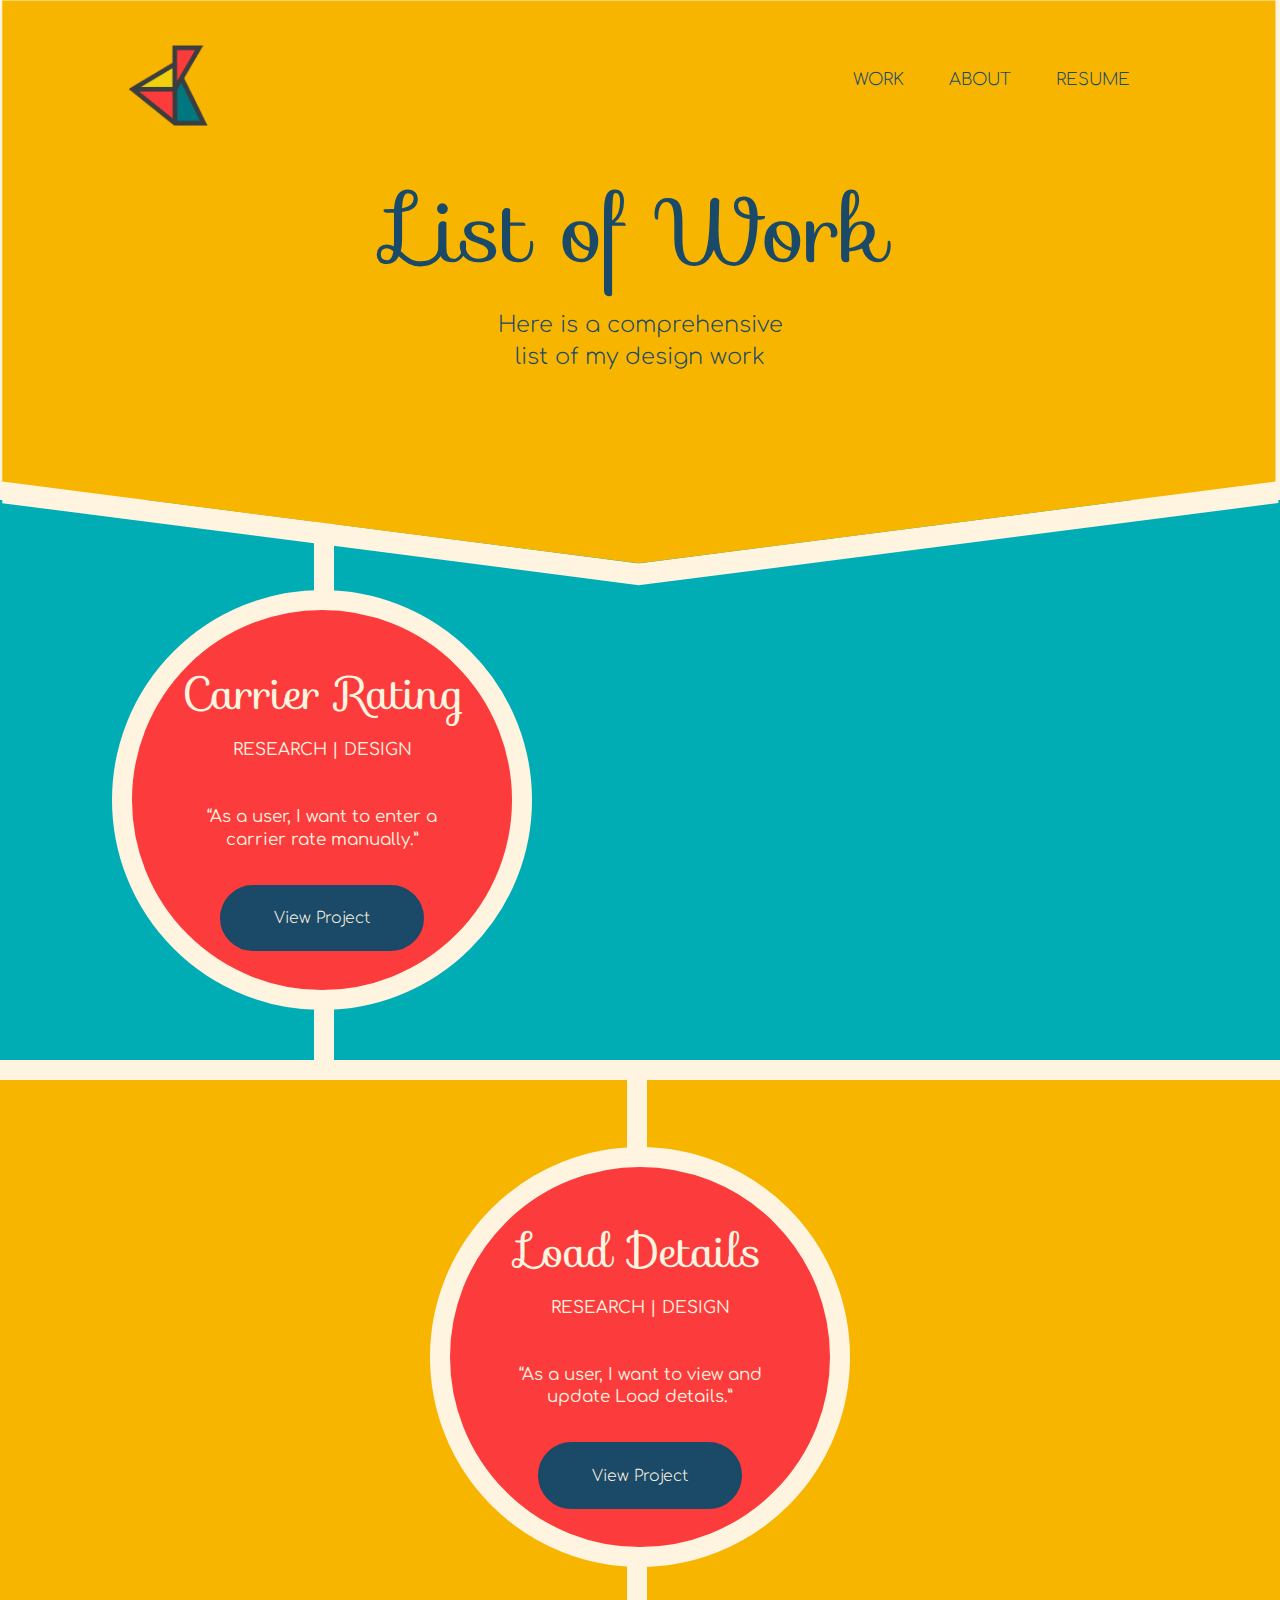
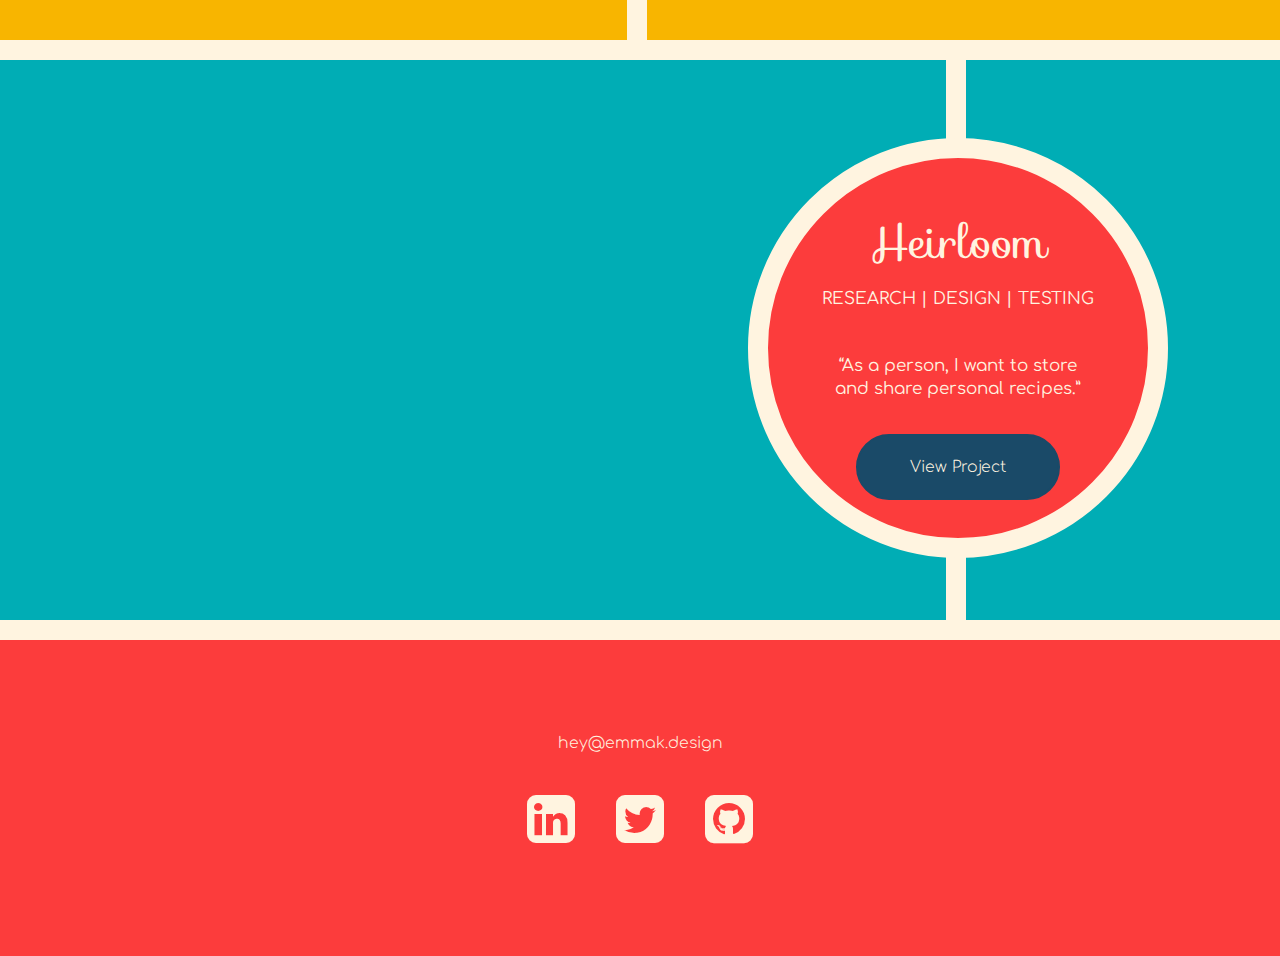
<file: work.html>
<!DOCTYPE html>
<html lang="en">
  <head>

    <!-- Global site tag (gtag.js) - Google Analytics -->
    <script async src="https://www.googletagmanager.com/gtag/js?id=UA-136491941-1"></script>
    <script>
      window.dataLayer = window.dataLayer || [];
      function gtag(){dataLayer.push(arguments);}
      gtag('js', new Date());

      gtag('config', 'UA-136491941-1');
    </script>

    <title>Portfolio | Emma Kwiatkowski</title>
    <meta name="viewport" content="width=device-width, initial-scale=1">
    <!-- Reset Browser Styles -->
    <link rel="stylesheet" href="styles/reset.css">
    <!-- Google Fonts -->
    <link href="https://fonts.googleapis.com/css?family=Cabin:400,400i,700|Comfortaa:300,400,700|Sofia" rel="stylesheet">
    <!-- Font Awesome -->
    <link rel="stylesheet" href="https://maxcdn.bootstrapcdn.com/font-awesome/4.7.0/css/font-awesome.min.css">
    <!-- Custom Styles -->
    <link rel="stylesheet" href="styles/styles.css">
    <meta property="og:image" content="images/ek_logo.png">
  </head>
  <body>
    <div id="work-container" class="container">
    <header>
      <svg viewBox="0 0 377 586" preserveAspectRatio="none" xmlns="http://www.w3.org/2000/svg">
        <path fill-rule="evenodd" clip-rule="evenodd" d="M376.523 481.199L180.052 566.95L188.052 585.28L376.523 503.021V481.199Z" fill="#FFF4E0"/>
        <path fill-rule="evenodd" clip-rule="evenodd" d="M0.667175 503.148L188.167 585.242L196.189 566.921L0.667175 481.315V503.148Z" fill="#FFF4E0"/>
        <path fill-rule="evenodd" clip-rule="evenodd" d="M0.667175 0.497803H375.667V461.367V462.205V481.551L188.167 563.358L0.667191 481.551L0.667181 462.205L0.667175 0.497803Z" fill="#F8B500"/>
      </svg>
      <nav>
        <ul class="menu">
          <li><a href="work.html">WORK</a></li>
          <li><a href="about.html">ABOUT</a></li>
          <li><a href="files/Emma-Kwiatkowski-Resume.pdf" target="_blank">RESUME</li>
        </ul>
        <a href="index.html">
          <img class="logo" src="images/ek_logo.png" alt="logo"/>
        </a>
      </nav>
      <div class="hero" id="work-hero">
        <h1>List of Work</h1>
        <p class="slogan">
          Here is a comprehensive list of my design work
        </p>
        <p><br/></p>
      </div>
    </header>
    <main>
      <section id="mg-rating-project" class="project circle-left teal-bg">
        <div class="project-info">
          <h2>Carrier Rating</h2>
          <p class="project-roles">
            RESEARCH | DESIGN
          </p>
          <p class="project-story">
            “As a user, I want to enter a carrier rate manually.”
          </p>
          <a class="button" href="mg-rating.html">
            View Project
          </a>
        </div>
        <div class="circle-nav-rect"></div>
      </section>
      <section id="mg-rating-project" class="project circle-middle yellow-bg">
        <div class="project-info">
          <h2>Load Details</h2>
          <p class="project-roles">
            RESEARCH | DESIGN
          </p>
          <p class="project-story">
            “As a user, I want to view and update Load details.”
          </p>
          <a class="button" href="load-details.html">
            View Project
          </a>
        </div>
        <div class="circle-nav-rect"></div>
      </section>
      <section id="heirloom" class="project circle-right teal-bg">
        <div class="project-info">
          <h2>Heirloom</h2>
          <p class="project-roles">
            RESEARCH | DESIGN | TESTING
          </p>
          <p class="project-story">
            “As a person, I want to store and share personal recipes.”
          </p>
          <a class="button" href="heirloom.html">
            View Project
          </a>
        </div>
        <div class="circle-nav-rect"></div>
      </section>
    </main>
    <footer>
      <div class="footer-container">
      <div class="email">
        <h3>Let's Chat!</h3>
        <p>
          <a href="mailto:hey@emmak.design">
            hey@emmak.design
          </a>
        </p>
      </div>
      <ul>
        <li>
          <a href="https://www.linkedin.com/in/emmakwiatkowski/" target="_blank">
            <i class="fa fa-linkedin-square" aria-hidden="true"></i>
          </a>
        </li>
        <li>
          <a href="https://twitter.com/emmakwiat" target="_blank">
            <i class="fa fa-twitter-square" aria-hidden="true"></i>
          </a>
        </li>
        <li>
          <a href="https://github.com/EmmaRyn" target="_blank">
            <i class="fa fa-github-square" aria-hidden="true"></i>
          </a>
        </li>
      </ul>
    </div>
    </footer>
  </div>
  </body>
</html>
</file>
<file: styles/styles.css>
:root {
  --navy: #1A4A68;
  --teal: #00ADB5;
  --red: #FC3C3C;
  --yellow: #F8B500;
  --offwhite: #FFF4E0;
  --alternating: #FFEBC8;
}

html {
  font-size: 62.5%;
}

@media screen and (min-width: 800px) {
  html {
    font-size: 70%;
  }
}

body {
  font-size: 2rem;
  width: 100vw;
}

nav {
  display: inline-block;
  margin: 2rem auto;
  width: 100%;
}

nav ul {
  display: flex;
  font-size: 1.5rem;
  list-style: none;
  margin: 1rem auto;
  width: fit-content;
}

nav ul > li {
  padding: 0 2rem;
}

@media screen and (min-width: 800px) {
  nav {
    width: 80%;
  }

  nav ul {
    float: right;
    margin-top: 50px;
  }
}

a {
  color: var(--offwhite);
  text-decoration: none;
}

nav a:hover {
  border-bottom: 2px solid var(--yellow);
  padding-bottom: 0.5rem;
}

p {
  padding-bottom: 2rem;
}

p.article-title {
  padding-bottom: 0;
}

div, ul, img {
  position: relative;
}

.bold, .article-title {
  font-weight: bold;
}

.italic {
  font-style: italic;
}

.article-title {
  text-transform: uppercase;
}

.button {
  background-color: rgba(0, 0, 0, 0);
  border: 2px solid var(--navy);
  border-radius: 100px;
  color: var(--navy);
  display: block;
  font-family: 'Comfortaa', sans-serif;
  font-size: 1.4rem;
  height: fit-content;
  margin: 1rem auto 4rem auto;
  padding: 1.8rem 0px;
  text-align: center;
  width: 250px;
}

.button:hover {
  background-color: var(--navy);
  color: var(--offwhite);
}

h1 {
  font-family: 'Sofia', sans-serif;
  font-size: 7rem;
  padding: 3rem 0;
}

h2 {
  font-family: 'Sofia', sans-serif;
  font-size: 4rem;
  padding: 3rem 0rem;
}

h3 {
  font-size: 3rem;
  padding: 1.5rem 0rem;
}

.slogan {
  font-size: 2rem;
  font-weight: 300;
  line-height: 2.8rem;
  margin: auto;
  text-align: center;
  width: 28rem;
}

header {
  height: 500px;
}

header svg {
  height: 586px;
  left: 0;
  overflow: hidden;
  position: absolute;
  top: 0;
  width: 100vw;
  z-index: 1;
}

.menu, .logo, .hero {
  z-index: 2;
}

.logo {
  margin: 2rem 0 0 0;
  width: 80px;
  height: auto;
}

.container {
  color: var(--offwhite);
  font-family: 'Comfortaa', sans-serif;
  font-weight: 300;
  text-align: center;
}

main section {
  z-index: 0;
}

footer {
  background-color: var(--red);
  bottom: 0;
  color: var(--offwhite) !important;
  position: static;
  width: 100vw;
}

.footer-container {
  background-color: var(--red);
  padding: 8rem 2rem;
}

footer .email > div {
  font-size: 1.7rem;
  font-weight: bold;
  padding-bottom: 0.6rem;
}

footer .email a {
  font-size: 1.4rem;
}

footer ul {
  margin-top: 3rem;
}

footer ul > li {
  display: inline-block;
  height: auto;
  padding: 1.5rem;
}

footer ul > li > a {
  font-size: 5rem;
}

@media screen and (max-width: 799px) {
  .desktop-image {
    display: none !important;
  }
}

@media screen and (min-width: 800px) {
  .mobile-image {
    display: none !important;
  }

  h1 {
    font-size: 8rem;
  }
}

/* Homepage Styles */
#homepage header {
  background-color: var(--navy);
}

#homepage-hero {
  padding-top: 20px;
}

#homepage h1 {
  padding-top: 0;
}

.teal-bg {
  background-color: var(--teal);
}

.yellow-bg {
  background-color: var(--yellow);
}

#homepage main section, #work-container main section {
  border-bottom: 20px solid var(--offwhite);
  height: 560px;
  position: relative;
}

#nav-contact {
  background-color: var(--yellow);
  display: flex;
  justify-content: space-between;
}

.project-info {
  left: 0;
  margin: 15rem auto;
  position: absolute;
  right: 0;
  top: 0;
}

#home-nav {
  height: 100%;
  margin: auto;
}

#home-nav a.button:hover {
  border-color: var(--red);
}

#nav-contact ul {
  height: 100%;
  margin: auto;
  margin-top: 50%;
}

.project-story, .project-roles {
  font-size: 1.5rem;
  font-weight: normal;
  line-height: 2rem;
}

.project-story {
  margin: 0 auto;
  max-width: 250px;
  padding: 2rem 0;
}

.project .button {
  background-color: var(--navy);
  color: var(--offwhite);
  margin-top: 3rem;
}

.project .button:hover {
  background-color: var(--offwhite);
  color: var(--navy);
}

.circle-nav-rect {
  position: absolute;
  background-color: var(--offwhite);
  width: 20px;
  top: 0;
  z-index: -1;
  height: 100%;
  margin-left: 85px;
}

@media screen and (min-width: 800px) {
  .logo {
    float: left;
  }

  .project-info {
    background-color: var(--red);
    border: 20px solid var(--offwhite);
    border-radius: 300px;
    color: var(--offwhite);
    height: 300px;
    line-height: 2rem;
  }

  .circle-right .project-info {
      margin: 7rem 10rem auto auto;
      padding: 40px;
      width: 300px;
  }

  .circle-middle .project-info {
      margin: 6rem auto;
      padding: 40px;
      width: 300px;
  }

  .circle-left .project-info {
      margin: 8rem 10rem;
      padding: 40px;
      width: 300px;
  }

  .project .button {
    margin-top: 1rem;
    width: 200px;
  }

  #vine {
    bottom: 0;
    margin: auto 0;
    max-height: 500px;
    position: absolute;
    width: 100%;
    top: 0;
    left: 0;
    z-index: -5;
  }

  #home-nav {
    margin: auto;
  }

  #home-nav .button {
    background-color: var(--navy);
    border: 20px solid var(--offwhite);
    border-radius: 100%;
    color: var(--offwhite);
    height: 130px;
    line-height: 2rem;
    padding: 10px;
    width: 130px;
  }

  #home-nav .button > div {
    margin-top: 25%;
    padding: inherit;
  }

  #nav-contact ul {
    display: flex;
    margin-top: 0;
  }

  #circle-button-1 {
    margin-top: 50px;
  }

  #circle-button-2 {
    margin-top: 300px;
    margin-left: -50px;
  }

  #circle-button-3 {
    margin-top: 120px;
    margin-left: -50px;
  }

  .circle-right .circle-nav-rect {
    right: 0;
    margin-right: 28rem;
  }

  .circle-middle .circle-nav-rect {
    margin: 0 49%;
  }

  .circle-left .circle-nav-rect {
    left: 0;
    margin-left: 28rem;
  }

  #contact {
    color: var(--navy);
    margin: auto;
    text-align: left;
  }

  #contact a {
    color: var(--navy);
  }

  footer .email  h3 {
    display: none;
  }

  footer ul {
    margin-top: 0;
  }
}

@media screen and (min-width:800px) and (max-width: 875px) {
  #contact {
    margin-top: 400px;
  }
}

@media screen and (max-width: 799px) {
  #contact, .circle-nav-rect {
    display: none;
  }

  .yellow-bg {
    color: var(--navy);
  }

  .teal-bg {
    color: var(--offwhite);
  }
}

/* Work Styles */
#work-container header a {
  color: var(--navy);
}

#work-container {
  background-color: var(--offwhite);
  color: var(--navy);
}


/* Secondary Page Styles */
.secondary-container nav a {
  color: var(--navy);
}

.secondary-container nav a:hover {
  border-bottom: 2px solid var(--teal);
  padding-bottom: 0.5rem;
}

.secondary-container {
  background-color: var(--offwhite);
  color: var(--navy);
}

.secondary-container h2 {
  background-color: var(--red);
  color: var(--offwhite);
  font-family: 'Comfortaa', sans-serif;
  font-size: 2.3rem;
  font-weight: bold;
  line-height: 3.3rem;
  margin: 2rem 0;
  padding: 2rem 0;
  text-transform: uppercase;
}

.secondary-container h3 {
  background-color: var(--teal);
  color: var(--offwhite);
  font-family: 'Comfortaa', sans-serif;
  font-size: 1.8rem;
  font-weight: bold;
  margin-bottom: 70px;
  padding: 1.7rem 0;
  text-align: center;
}

.secondary-container .slogan {
  font-size: 1.8rem;
  padding-top: 1rem;
  width: 35rem;
}

.secondary-container section {
  font-family: Cabin, sans-serif;
  font-size: 1.6rem;
  font-weight: lighter;
  height: auto;
  line-height: 2.3rem;
  padding-bottom: 70px;
  text-align: left;
}

.section-body {
  margin: 2rem 1.5rem;
  max-width: 450px;
}

.secondary-container section img {
  display: block;
  margin: 0 auto;
  max-width: 800px;
  padding-bottom: 6rem;
  padding-top: 6rem;
  width: 90%;
}

.full-width-text {
  margin: 3rem auto;
  max-width: 70%;
}

.image-area {
  padding-bottom: 3rem;
}

.image-centered {
  margin:auto;
}

.caption {
  font-size: 1.2rem;
  line-height: 1.7rem;
  margin: 2rem;
}

.caption-big {
  padding-bottom: 4rem;
  padding-top: 2rem;
  margin: 0 2rem;
}

.img-with-caption > img {
  padding-bottom: 0 !important;
  padding-top: 2rem;
}

.image-caption-list {
  list-style: circle;
  list-style-position: inside;
}

@media screen and (min-width: 800px){
  .secondary-container h3 {
    left: 0;
    width: 375px;
  }

  .secondary-container h3::after {
    border-style: solid;
    border-width: 33px 0 30px 40px;
    border-color: transparent transparent transparent var(--teal);
    content: "";
    left: 375px;
    margin-top: -19px;
    position: absolute;
  }

  .content-area {
    display: flex;
    margin: auto;
    max-width: 1500px;
    width: 80%;
  }

  .section-body {
    margin: 2rem 5rem 0rem 5rem;
  }

  .image-area {
    display: -webkit-box;
    padding: 0rem 3rem;
    margin: 0 auto;
  }

  .img-with-caption {
    padding: 0 2rem;
    width: 45%;
  }

  .img-with-caption img {
    margin: 0rem;
    width: 100% !important;
  }
}

/* About Styles */
#about-container header {
  background-color: var(--teal);
  height: 600px;
}

#about-container section {
  display: block;
  font-family: Cabin, sans-serif;
  font-size: 1.5rem;
  font-weight: lighter;
  height: auto;
  line-height: 2rem;
  margin: 0 auto;
  text-align: left;
}

#about-main img {
  border: 1px solid var(--yellow);
  border-radius: 50%;
  padding: 20px;
  margin: 2rem auto;
  max-width: 300px;
  width: 50%;
}

#about-1, #about-2 {
  max-width: 1000px;
}

#about-1 .section-body, #about-2 .section-body {
  padding: 20px;
  max-width: 400px;
}

#about-1 img, #about-2 img {
  margin: 4rem auto;
  margin-top: 0;
}

#about-1 .section-body, #about-2 .section-body {
  margin: 0 auto;
}

#about-3-title {
  margin-bottom: 0 !important;
}

#about-text-3 {
  background-color: var(--offwhite);
  margin: 0 auto;
  padding: 3rem;
  position: static;
  width: 65%;
}

#about-3 {
  background-color: var(--teal);
  padding-bottom: 0;
}

@media screen and (min-width: 799px) {
  #about-container section {
    display: flex;
  }

  #about-1, #about-2 {
    margin: auto;
    padding-top:80px;
    width: 70%;
  }

  #about-1 img, #about-2 img {
    margin: auto;
  }

  #about-3 {
    border-bottom: 20px solid var(--offwhite);
    border-top: 20px solid var(--offwhite);
  }

  #about-3 .section-body {
    padding: 5rem;
  }
}


/* Project Styles */
#heirloom-main {
  position: inherit;
}

#roles-deliv-tools {
  border: none;
  padding-bottom: 0;
}

#roles-deliv-tools, #conclusion {
  background-color: var(--teal);
}

#roles-deliv-tools-container {
  background-color: var(--offwhite);
  margin: 0 auto;
  padding: 10rem 5rem 2rem 5rem;
  width: 65%;
}

#roles-deliv-tools-container ul {
  margin: 2rem auto;
  width: 70%;
}

#roles-deliv-tools-container li {
  line-height: 1.5rem;
  margin: 3px auto;
  padding-top: 0.6rem;
  text-align: center;
  width: fit-content;
}

#roles-deliv-tools-container li.list-title {
  border-top: 2px solid var(--yellow);
  font-size: 1.6rem;
  font-weight: bold;
  padding-top: 1.5rem;
  text-transform: uppercase;
}

.alt-bg-color, .image-area {
  background-color: var(--alternating);
}

#problem-description {
  border-bottom: 2px solid var(--yellow);
  padding-bottom: 2rem;
}

#solution ul > li  {
  padding-bottom: 2.5rem;
}

#survey-stats {
  display: table;
  margin-top: 80px;
}

.stat {
  display: inline-grid;
  margin-bottom: 30px;
  margin-left: 2%;
  margin-right: 2%;
  text-align: center;
  width: 45%;
}

.stat-title {
  color: var(--yellow);
  font-size: 4rem;
}

#survey-stats img.stat-title-img {
  max-width: 70px;
  padding: 0;
  height: auto;
}

.stat-header-text {
  font-size: 2rem;
}

.stat > div {
  padding-bottom: 1rem;
}

.comp-logo {
  height: 50px;
  padding-bottom: 1rem !important;
  width: auto !important;
}

#comp-container {
  width: 90%;
  margin: 0 auto;
}

#competitive-analysis > ul > li {
  padding-bottom: 0.5rem;
  text-align: center;
}

#competitive-analysis .content-area {
  display: block;
}

li.comp-title {
  display: grid;
  font-size: 1.7rem;
  font-weight: bold;
  justify-content: center;
  line-height: 2rem;
  padding-bottom: 1rem;
}

li.comp-body {
  font-size: 1.3rem;
  justify-content: center;
  min-height: 150px;
  padding-bottom: 1rem !important;
  text-align: center;
}

#comp-container img.comp-img {
  padding-top: 0;
}

#dropbox, #pinterest {
  border-bottom: 2px solid var(--yellow);
}

#comp-container .section-body {
  margin: 0 auto;
}

.persona {
  font-family: 'Comfortaa', sans-serif;
  margin: 0 auto;
  padding-top: 2rem;
  width: 80%;
}

.persona li {
  font-size: 1.4rem;
  max-width: 450px;
  padding-bottom: 3rem;
}

#jasmine-img {
  max-width: 250px;
  padding-bottom: 0;
  padding-top: 0;
  width: 100%;
}

.persona-list {
  display: flex;
  max-width: 500px;
}

.persona-list li {
  padding-bottom: 0;
  width: 50%;
}

.persona-info {
  height: fit-content;
  align-self: flex-end;
}

.persona-goals, .persona-list-image {
  padding-right: 20px;
}

.persona-quote {
  text-indent: -3px;
}

#flow-image-area {
  display: block;
}

#flow-image-area .img-with-caption {
  width: 100%;
}

#flow-image-area .img-with-caption > img {
  padding-top: 2rem;
}

#stories-image {
  font-family: 'Comfortaa', sans-serif;
  margin: 0 auto;
  text-align: left;
  width: 90%;
}

#stories-image-header {
  border-bottom: 2px solid var(--yellow);
  color: var(--yellow);
  font-size: 1.8rem;
  margin-bottom: 1rem;
  padding-bottom: 1rem;
  padding-left: 2rem;
  text-transform: uppercase;
}

#stories-image li {
  padding: 0.5rem 2rem;
}

#stories-image li:nth-of-type(odd) {
  font-weight: bold;
}

#survey-images, #stories-image {
  margin-top: 20px;
}

#branding .content-area, #branding-description, .font-list, .color-list, .logos-list  {
  display: block;
}

#branding-description {
  border-bottom: 2px solid var(--yellow);
  margin: 0 auto;
  max-width: unset;
  width: 90%;
}

#branding-description p {
  max-width: 450px;
}

#branding-button {
  margin-top: 30px;
}

.branding-img {
  font-family: 'Comfortaa', sans-serif;
  margin: 0 auto;
  margin-top: 70px;
  max-width: 800px;
  padding-top: 2rem;
  width: 85%;
}

.branding-title {
  border-bottom: 2px solid var(--yellow);
  padding-bottom: 10px;
}

.branding-img > li {
  padding-bottom: 5rem;
}

.font-list li {
  max-width: 450px;
}

.font-1 {
  font-family: 'Lobster Two', cursive;
  font-size: 2rem;
}

.font-2 {
  font-family: 'Muli', sans-serif;
  font-size: 2rem;
}

.font-letters {
  padding-bottom: 2rem;
  width: 300px
}

.font-letters li {
  display: -webkit-inline-box;
  line-height: 1.5rem;
  margin: 0 10px;
  width: 25%;
}

.font-title {
  font-size: 2.5rem;
}

#font-reg {
  font-weight: 400;
}

#font-reg-italic {
  font-style: italic;
  font-weight: 400;
}

#font-el {
  font-weight: 200;
}

#font-el-italic {
  font-style: italic;
  font-weight: 200;
}

#font-sb {
  font-weight: 600;
}

#font-sb-italic {
  font-style: italic;
  font-weight: 600;
}

.branding-caption {
  font-size: 1.3rem;
}

.color-list, .logos-list {
  padding-bottom: 2rem;
}

.color-list-item {
  display: inline-block;
  line-height: 2.5rem;
  margin: 0 10px;
  text-align: center;
  width: 40%;
}

.color-list-item > div {
  line-height: 5rem;
  margin: 1rem 0;
}

#color-1 {
  background-color: #CA3C25;
}

#color-2 {
  background-color: #7FB069;
}

#color-3 {
  background-color: #E85B45;
}

#color-4 {
  background-color: #FB7A65;
}

#color-5 {
  background-color: #474846;
}

#color-6 {
  background-color: #EFEDED;
}

li.logos-list-item {
  display: inline-block;
  margin: 0 auto;
  padding-bottom: 30px;
  text-align: center;
  width: 100%;
}

li.logos-list-item > img {
  max-width: 200px;
  padding-bottom: 0;
  padding-top: 0
}

.work-rounds .article-title {
  border-top: 2px solid var(--yellow);
  max-width: 400px;
  padding-top: 2rem;
  padding-bottom: 0;
  width: 60%;
}

.work-rounds .section-body {
  margin-bottom: 50px;
  margin-top: 70px;
}

.workrounds .work-rounds-conclusion {
  border-top: 2px solid var(--yellow);
  padding: 2rem 0;
}

#conclusion {
  padding-bottom: 0;
}

#conclusion-title {
  margin-bottom: 0 !important;
}

#conclusion > p {
  background-color: var(--offwhite);
  margin: 0 auto;
  padding: 3rem;
  position: static;
  width: 65%;
}

@media screen and (min-width: 800px) {
  #heirloom-main .button {
    margin-left: 0;
  }

  #roles-deliv-tools-container {
    display: flex;
    padding: 7rem 0rem;
    width: 70%;
  }

  #problem .content-area {
    max-width: 1000px;
  }

  #problem .section-body {
    display: inline-grid;
    margin-right: 0;
  }

  #problem-description {
    border-bottom: none;
    border-right: 2px solid var(--yellow);
    margin-left: 0;
    padding-right: 50px;
  }

  #solution .section-body {
    border-top: 2px solid var(--yellow);
    display: flex;
    margin: 2rem auto;
    padding-top: 20px;
    max-width: 90%;
    width: 100%;
  }

  #solution .section-body li {
    padding: 0 2rem;
    width: 20%;
  }

  #survey-stats {
    margin-top: 0;
    padding-top: 0;
    width: 100%;
  }

  #survey-images {
    display: inline-block;
    width: 50%;
  }

  #comp-container {
    display: flex;
    margin: 0 auto 5rem auto;
    text-align: center;
    width: 90%;
  }

  #comp-container ul {
    margin: 0;
    padding: 0 20px;
  }

  #dropbox, #pinterest {
    border-bottom: none;
  }

  #pinterest {
    border-left: 2px solid var(--yellow);
    border-right: 2px solid var(--yellow);
  }

  #flows-img > img {
    padding-top: 2rem;
  }

  .persona {
    border-left: 2px solid var(--yellow);
    justify-content: center;
    padding-left: 70px;
    width: auto;
  }

  #personas-description {
    display: inline-block;
    margin-left: 0;
    padding: 0 20px;
    vertical-align: top;
  }

  #stories-image {
    margin-bottom: 20px;
  }

  #sketches .section-body, #wireframes .section-body {
    margin-bottom: 70px;
  }

  #sketches .section-body {
    margin-left: 8%;
  }

  #sketches-image .img-with-caption {
    margin: 0 5%;
    width: 35%;
  }

  #branding-description, .font-list, .color-list, .logos-list {
    display: flex;
  }

  #branding-description {
    width: fit-content;
  }

  #branding-description-1 {
    margin-right: 50px;
  }

  .font-styles {
    margin-left: 70px;
  }

  #hifi > div.section-body {
    margin-bottom: 50px;
    margin-top: 70px;
  }

  #conclusion {
    border-bottom: 20px solid var(--offwhite);
    border-top: 20px solid var(--offwhite);
  }

  #conclusion .section-body {
    padding: 5rem;
  }

}
</file>
